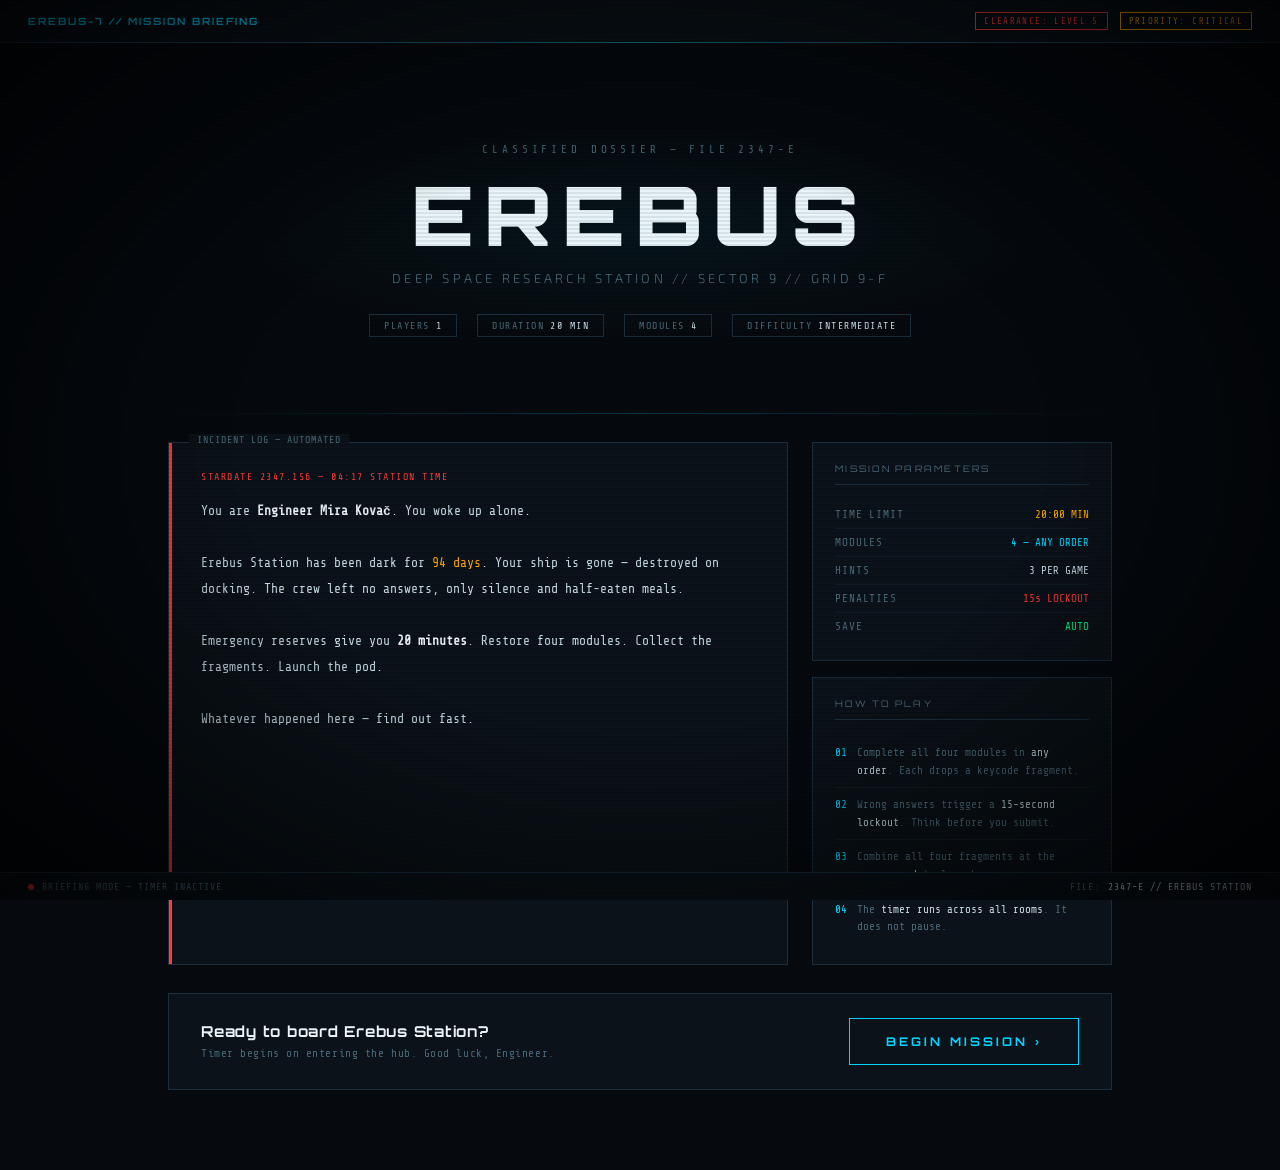
<file: index.html>
<!DOCTYPE html>
<html lang="en">
<head>
  <meta charset="UTF-8">
  <meta name="viewport" content="width=device-width, initial-scale=1.0">
  <title>EREBUS STATION — Mission Briefing</title>
  <link rel="stylesheet" href="styles.css">
  <style>

    .hero {
      position: relative; padding: 64px 0 48px; text-align: center;
      animation: scanFlicker 8s infinite;
    }
    .hero::before {
      content: ''; position: absolute; inset: 0;
      background: radial-gradient(ellipse 60% 50% at 50% 50%, rgba(0,180,220,0.06) 0%, transparent 70%);
      pointer-events: none;
    }
    .hero-eyebrow {
      font-family: var(--font-mono); font-size: 11px; letter-spacing: 0.35em;
      color: var(--muted); margin-bottom: 18px;
      opacity: 0; animation: fadeIn 0.6s ease 0.2s forwards;
    }
    .hero-title {
      font-family: var(--font-hud); font-weight: 900;
      font-size: clamp(42px, 8vw, 82px); letter-spacing: 0.12em;
      color: #e8f4f8; line-height: 1; position: relative; display: inline-block;
      opacity: 0; animation: fadeIn 0.7s ease 0.5s forwards;
    }
    .hero-title .glitch-layer {
      position: absolute; inset: 0; color: var(--accent); opacity: 0;
      animation: glitch 6s ease-in-out 2s infinite;
    }
    .hero-title .glitch-layer-2 {
      position: absolute; inset: 0; color: var(--danger); opacity: 0;
      animation: glitch 6s ease-in-out 2.1s infinite;
    }
    .hero-subtitle {
      font-family: var(--font-body); font-size: 13px; font-weight: 300;
      letter-spacing: 0.25em; color: var(--muted); margin-top: 14px;
      text-transform: uppercase; opacity: 0; animation: fadeIn 0.7s ease 0.8s forwards;
    }
    .hero-meta {
      display: flex; justify-content: center; gap: 20px; margin-top: 28px;
      flex-wrap: wrap; opacity: 0; animation: fadeIn 0.7s ease 1s forwards;
    }
    .meta-pill {
      font-family: var(--font-mono); font-size: 10px; letter-spacing: 0.15em;
      padding: 5px 14px; border: 1px solid var(--border); color: var(--muted);
    }
    .meta-pill span { color: var(--text); margin-left: 6px; }

    /* ── LAYOUT ── */
    .content-grid {
      display: grid; grid-template-columns: 1fr 300px; gap: 24px; margin-bottom: 28px;
    }
    @media (max-width: 720px) { .content-grid { grid-template-columns: 1fr; } }

    /* ── PREMISE ── */
    .premise-panel {
      border: 1px solid var(--border); background: var(--panel);
      padding: 28px 32px; position: relative;
      opacity: 0; animation: slideLeft 0.7s ease 1.1s forwards;
    }
    .premise-panel::after {
      content: ''; position: absolute; top: 0; left: 0;
      width: 3px; height: 100%; background: var(--danger);
    }
    .premise-date {
      font-family: var(--font-mono); font-size: 10px; letter-spacing: 0.15em;
      color: var(--danger); margin-bottom: 16px;
    }
    .premise-text {
      font-family: var(--font-mono); font-size: 13px; line-height: 2; color: var(--text);
    }
    .premise-text strong { color: #e8f4f8; font-weight: 600; }
    .premise-text em { color: var(--warn); font-style: normal; }

    /* ── SIDE ── */
    .side-col { display: flex; flex-direction: column; gap: 16px; }

    .stats-card {
      border: 1px solid var(--border); background: var(--panel); padding: 20px 22px;
      opacity: 0; animation: slideRight 0.7s ease 1.2s forwards;
    }
    .stats-card-label {
      font-family: var(--font-hud); font-size: 9px; letter-spacing: 0.25em; color: var(--muted);
      border-bottom: 1px solid var(--border); padding-bottom: 10px; margin-bottom: 16px;
    }
    .stat-row {
      display: flex; justify-content: space-between; align-items: center;
      padding: 7px 0; border-bottom: 1px solid rgba(26,46,61,0.5);
      font-family: var(--font-mono); font-size: 11px;
    }
    .stat-row:last-child { border-bottom: none; }
    .stat-key { color: var(--muted); letter-spacing: 0.08em; }
    .stat-val { color: var(--text); }
    .stat-val.danger { color: var(--danger); }
    .stat-val.warn   { color: var(--warn); }
    .stat-val.accent { color: var(--accent); }
    .stat-val.green  { color: var(--green); }

    .rules-card {
      border: 1px solid var(--border); background: var(--panel); padding: 20px 22px;
      opacity: 0; animation: slideRight 0.7s ease 1.35s forwards;
    }
    .rule-item {
      display: flex; gap: 10px; align-items: baseline;
      padding: 8px 0; border-bottom: 1px solid rgba(26,46,61,0.4);
      font-family: var(--font-mono); font-size: 11px; line-height: 1.6;
    }
    .rule-item:last-child { border-bottom: none; }
    .rule-num { color: var(--accent); flex-shrink: 0; }
    .rule-text { color: var(--muted); }
    .rule-text strong { color: var(--text); font-weight: normal; }

    /* ── CTA ── */
    .cta-row {
      display: flex; align-items: center; justify-content: space-between; gap: 20px;
      border: 1px solid var(--border); background: var(--panel); padding: 24px 32px;
      opacity: 0; animation: fadeIn 0.8s ease 1.5s forwards;
    }
    .cta-title {
      font-family: var(--font-hud); font-size: 15px; font-weight: 700;
      color: #e8f4f8; margin-bottom: 6px; letter-spacing: 0.05em;
    }
    .cta-sub { font-family: var(--font-mono); font-size: 11px; color: var(--muted); letter-spacing: 0.05em; }

    .begin-btn {
      display: inline-block; font-family: var(--font-hud); font-size: 12px; font-weight: 700;
      letter-spacing: 0.25em; padding: 15px 36px; border: 1px solid var(--accent);
      color: var(--accent); background: transparent; cursor: pointer; text-decoration: none;
      transition: all 0.25s; white-space: nowrap; position: relative; overflow: hidden;
    }
    .begin-btn::before {
      content: ''; position: absolute; inset: 0; background: var(--accent);
      transform: translateX(-101%); transition: transform 0.3s ease; z-index: 0;
    }
    .begin-btn span { position: relative; z-index: 1; }
    .begin-btn:hover::before { transform: translateX(0); }
    .begin-btn:hover { color: var(--bg); }

  </style>
</head>
<body>

<div class="scanlines"></div>
<div class="vignette"></div>

<header class="topbar">
  <div class="station-id">EREBUS-7 // MISSION BRIEFING</div>
  <div style="display:flex;gap:12px">
    <div class="badge badge--danger">CLEARANCE: LEVEL 5</div>
    <div class="badge badge--warn">PRIORITY: CRITICAL</div>
  </div>
</header>

<main class="shell">

  <!-- HERO -->
  <div class="hero">
    <div class="hero-eyebrow">CLASSIFIED DOSSIER — FILE 2347-E</div>
    <div>
      <h1 class="hero-title">
        EREBUS
        <span class="glitch-layer" aria-hidden="true">EREBUS</span>
        <span class="glitch-layer-2" aria-hidden="true">EREBUS</span>
      </h1>
    </div>
    <div class="hero-subtitle">Deep Space Research Station // Sector 9 // Grid 9-F</div>
    <div class="hero-meta">
      <div class="meta-pill">PLAYERS<span>1</span></div>
      <div class="meta-pill">DURATION<span>20 MIN</span></div>
      <div class="meta-pill">MODULES<span>4</span></div>
      <div class="meta-pill">DIFFICULTY<span class="warn">INTERMEDIATE</span></div>
    </div>
  </div>

  <hr class="divider--glow">

  <div class="content-grid">

    <!-- PREMISE -->
    <div class="premise-panel">
      <div class="panel-label">INCIDENT LOG — AUTOMATED</div>
      <div class="premise-date">STARDATE 2347.156 — 04:17 STATION TIME</div>
      <div class="premise-text">
        You are <strong>Engineer Mira Kovač</strong>. You woke up alone.<br><br>
        Erebus Station has been dark for <em>94 days</em>. Your ship is gone — destroyed on docking. The crew left no answers, only silence and half-eaten meals.<br><br>
        Emergency reserves give you <strong>20 minutes</strong>. Restore four modules. Collect the fragments. Launch the pod.<br><br>
        Whatever happened here — find out fast.
      </div>
    </div>

    <!-- SIDE -->
    <div class="side-col">

      <div class="stats-card">
        <div class="stats-card-label">MISSION PARAMETERS</div>
        <div class="stat-row"><span class="stat-key">TIME LIMIT</span><span class="stat-val warn">20:00 MIN</span></div>
        <div class="stat-row"><span class="stat-key">MODULES</span><span class="stat-val accent">4 — ANY ORDER</span></div>
        <div class="stat-row"><span class="stat-key">HINTS</span><span class="stat-val">3 PER GAME</span></div>
        <div class="stat-row"><span class="stat-key">PENALTIES</span><span class="stat-val danger">15s LOCKOUT</span></div>
        <div class="stat-row"><span class="stat-key">SAVE</span><span class="stat-val green">AUTO</span></div>
      </div>

      <div class="rules-card">
        <div class="stats-card-label">HOW TO PLAY</div>
        <div class="rule-item"><span class="rule-num">01</span><span class="rule-text">Complete all four modules in <strong>any order</strong>. Each drops a keycode fragment.</span></div>
        <div class="rule-item"><span class="rule-num">02</span><span class="rule-text">Wrong answers trigger a <strong>15-second lockout</strong>. Think before you submit.</span></div>
        <div class="rule-item"><span class="rule-num">03</span><span class="rule-text">Combine all four fragments at the <strong>escape pod</strong> to launch.</span></div>
        <div class="rule-item"><span class="rule-num">04</span><span class="rule-text">The <strong>timer runs across all rooms</strong>. It does not pause.</span></div>
      </div>

    </div>
  </div>

  <!-- CTA -->
  <div class="cta-row">
    <div>
      <div class="cta-title">Ready to board Erebus Station?</div>
      <div class="cta-sub" id="cta-sub">Timer begins on entering the hub. Good luck, Engineer.</div>
    </div>
    <a href="hub.html" class="begin-btn" id="begin-btn" onclick="handleBegin()">
      <span>BEGIN MISSION ›</span>
    </a>
  </div>

</main>

<div class="hud-bar">
  <div class="hud-item"><div class="hud-dot"></div>BRIEFING MODE — TIMER INACTIVE</div>
  <div class="hud-item">FILE: <span>2347-E // EREBUS STATION</span></div>
</div>

<script>
  window.addEventListener('DOMContentLoaded', () => {
    const state = JSON.parse(localStorage.getItem('erebus') || '{}');
    const time  = parseInt(localStorage.getItem('erebus-time') || '1200', 10);
    const count = ['A','B','C','D'].filter(id => !!state[id]).length;
    const btn   = document.getElementById('begin-btn');
    const sub   = document.getElementById('cta-sub');

    if (count > 0 || time < 1200) {
      btn.querySelector('span').textContent = `RESUME MISSION (${count}/4) ›`;
      btn.style.borderColor = 'var(--warn)';
      btn.style.color       = 'var(--warn)';
      const mins = Math.floor(time/60).toString().padStart(2,'0');
      const secs = (time%60).toString().padStart(2,'0');
      sub.textContent = `${count} of 4 modules complete — ${mins}:${secs} remaining.`;

      const reset = document.createElement('button');
      reset.textContent = 'RESET';
      reset.style.cssText = `font-family:var(--font-hud);font-size:10px;letter-spacing:0.2em;padding:15px 18px;border:1px solid var(--muted);color:var(--muted);background:transparent;cursor:pointer;margin-left:10px;`;
      reset.onclick = () => {
        if (confirm('Reset all progress and restart the timer?')) {
          localStorage.removeItem('erebus');
          localStorage.removeItem('erebus-time');
          localStorage.removeItem('erebus-journal');
          location.reload();
        }
      };
      btn.parentNode.appendChild(reset);
    }
  });

  function handleBegin() {
    if (!localStorage.getItem('erebus-time')) {
      localStorage.setItem('erebus-time', 1200);
    }
  }
</script>

</body>
</html>
</file>
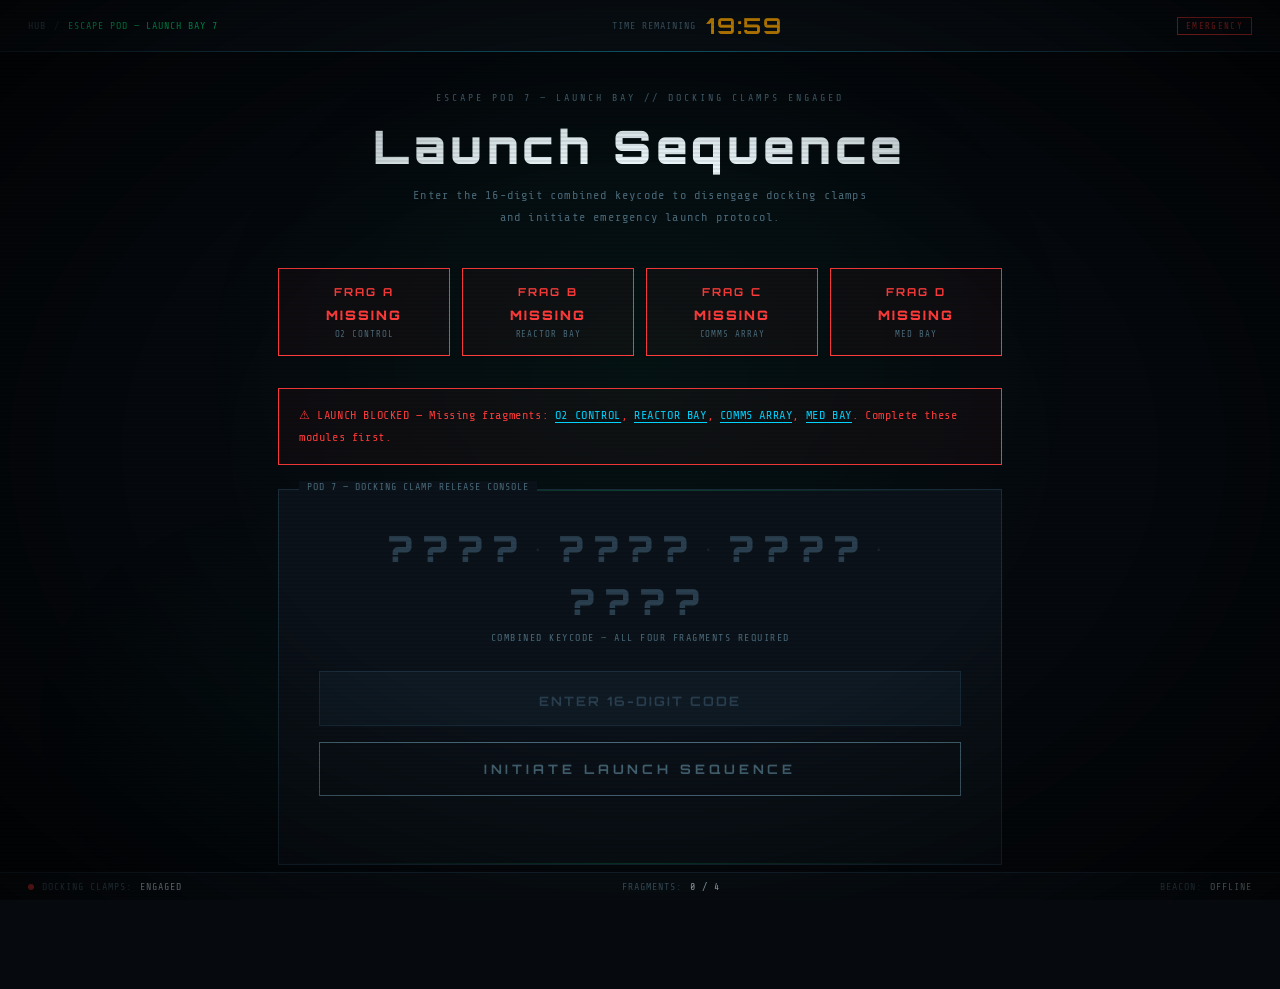
<file: escape.html>
<!DOCTYPE html>
<html lang="en">
<head>
  <meta charset="UTF-8">
  <meta name="viewport" content="width=device-width, initial-scale=1.0">
  <title>EREBUS — Escape Pod</title>
  <link rel="stylesheet" href="styles.css">
  <style>

    .room-bg {
      position: fixed; inset: 0;
      background:
        radial-gradient(ellipse 50% 60% at 50% 40%, rgba(0,255,136,0.04) 0%, transparent 70%),
        radial-gradient(ellipse 30% 40% at 20% 80%, rgba(0,180,100,0.03) 0%, transparent 60%);
      pointer-events: none; z-index: 1;
    }

    .topbar { justify-content: space-between; }
    .topbar-left { display: flex; align-items: center; gap: 16px; }
    .breadcrumb {
      font-family: var(--font-mono); font-size: 10px; color: var(--muted);
      letter-spacing: 0.1em; display: flex; align-items: center; gap: 8px;
    }
    .breadcrumb a { color: var(--muted); text-decoration: none; transition: color 0.2s; }
    .breadcrumb a:hover { color: var(--accent); }
    .breadcrumb .sep { color: var(--dim); }
    .breadcrumb .current { color: var(--green); }
    .timer-wrap { display: flex; align-items: center; gap: 10px; }
    .timer-label { font-family: var(--font-mono); font-size: 10px; color: var(--muted); letter-spacing: 0.1em; }

    .shell {
      max-width: 780px; margin: 0 auto;
      padding: 40px 28px 100px; position: relative; z-index: 10;
    }

    /* ── HEADER ── */
    .pod-header {
      text-align: center; margin-bottom: 40px;
      opacity: 0; animation: fadeIn 0.7s ease 0.1s forwards;
    }
    .pod-eyebrow {
      font-family: var(--font-mono); font-size: 10px; letter-spacing: 0.3em;
      color: var(--muted); margin-bottom: 14px;
    }
    .pod-title {
      font-family: var(--font-hud); font-size: clamp(28px, 5vw, 46px);
      font-weight: 900; color: #e8f4f8; letter-spacing: 0.1em; margin-bottom: 10px;
    }
    .pod-sub {
      font-family: var(--font-mono); font-size: 12px; color: var(--muted);
      letter-spacing: 0.1em; line-height: 1.8;
    }

    /* ── FRAGMENT STATUS ── */
    .frag-status {
      display: grid; grid-template-columns: repeat(4, 1fr); gap: 12px;
      margin-bottom: 32px;
      opacity: 0; animation: fadeIn 0.7s ease 0.3s forwards;
    }
    @media (max-width: 560px) { .frag-status { grid-template-columns: 1fr 1fr; } }

    .frag-card {
      border: 1px solid var(--border); background: var(--panel);
      padding: 16px 12px; text-align: center;
      transition: border-color 0.4s, background 0.4s;
    }
    .frag-card.loaded {
      border-color: var(--green); background: rgba(0,255,136,0.04);
    }
    .frag-card.missing {
      border-color: var(--danger); background: rgba(255,59,59,0.04);
      animation: pulse 2s infinite;
    }
    .frag-letter {
      font-family: var(--font-hud); font-size: 11px; font-weight: 700;
      letter-spacing: 0.2em; color: var(--muted); margin-bottom: 8px;
    }
    .frag-card.loaded .frag-letter { color: var(--green); }
    .frag-card.missing .frag-letter { color: var(--danger); }
    .frag-val {
      font-family: var(--font-hud); font-size: 20px; font-weight: 900;
      letter-spacing: 0.15em; color: var(--dim); transition: color 0.4s;
    }
    .frag-card.loaded .frag-val  { color: var(--green); }
    .frag-card.missing .frag-val { color: var(--danger); font-size: 13px; }
    .frag-module {
      font-family: var(--font-mono); font-size: 9px; color: var(--muted);
      letter-spacing: 0.1em; margin-top: 6px;
    }

    /* ── KEYPAD PANEL ── */
    .keypad-panel {
      border: 1px solid var(--border); background: var(--panel);
      padding: 36px 40px; position: relative; margin-bottom: 24px;
      opacity: 0; animation: fadeIn 0.7s ease 0.5s forwards;
    }
    .keypad-panel::before, .keypad-panel::after {
      content: ''; position: absolute; height: 1px; left: 0; right: 0;
      background: linear-gradient(90deg, transparent, var(--green), transparent);
      opacity: 0.2;
    }
    .keypad-panel::before { top: 0; } .keypad-panel::after { bottom: 0; }
    .keypad-label {
      position: absolute; top: -9px; left: 20px;
      font-family: var(--font-mono); font-size: 10px; color: var(--muted);
      background: var(--panel); padding: 0 8px; letter-spacing: 0.1em;
    }

    /* combined code display */
    .code-display {
      font-family: var(--font-hud); font-size: clamp(22px, 4vw, 36px);
      font-weight: 900; letter-spacing: 0.3em; color: #e8f4f8;
      text-align: center; margin-bottom: 8px;
      min-height: 50px;
      display: flex; align-items: center; justify-content: center;
      gap: 8px; flex-wrap: wrap;
    }
    .code-seg { transition: color 0.4s; }
    .code-seg.loaded { color: var(--green); }
    .code-seg.empty  { color: var(--dim); }
    .code-sep { color: var(--dim); font-size: 16px; opacity: 0.4; }
    .code-sublabel {
      font-family: var(--font-mono); font-size: 10px; color: var(--muted);
      text-align: center; letter-spacing: 0.15em; margin-bottom: 28px;
    }

    /* input row */
    .input-row {
      display: flex; gap: 0; margin-bottom: 16px;
      border: 1px solid var(--border); position: relative; overflow: hidden;
    }
    .input-row::after {
      content: ''; position: absolute; bottom: 0; left: 0;
      height: 2px; background: var(--green); width: 0; transition: width 0.4s;
    }
    .input-row.active::after { width: 100%; }

    .code-input {
      flex: 1; font-family: var(--font-hud); font-size: 20px; font-weight: 700;
      letter-spacing: 0.35em; background: var(--panel-2); border: none; outline: none;
      color: #e8f4f8; padding: 14px 20px; caret-color: var(--green); text-align: center;
    }
    .code-input::placeholder { color: var(--dim); letter-spacing: 0.15em; font-size: 13px; }
    .code-input:disabled { opacity: 0.5; }

    /* launch button */
    .launch-btn {
      width: 100%; font-family: var(--font-hud); font-size: 13px; font-weight: 700;
      letter-spacing: 0.3em; padding: 18px; border: 1px solid var(--muted);
      color: var(--muted); background: transparent; cursor: not-allowed;
      transition: all 0.3s; position: relative; overflow: hidden;
      margin-bottom: 0;
    }
    .launch-btn.ready {
      border-color: var(--green); color: var(--green); cursor: pointer;
    }
    .launch-btn.ready::before {
      content: ''; position: absolute; inset: 0;
      background: var(--green); transform: translateX(-101%);
      transition: transform 0.4s ease; z-index: 0;
    }
    .launch-btn.ready:hover::before { transform: translateX(0); }
    .launch-btn.ready:hover { color: var(--bg); }
    .launch-btn span { position: relative; z-index: 1; }

    .feedback {
      font-family: var(--font-mono); font-size: 11px; letter-spacing: 0.08em;
      text-align: center; margin-top: 14px; min-height: 18px;
    }
    .feedback.ok   { color: var(--green); }
    .feedback.fail { color: var(--danger); }
    .feedback.warn { color: var(--warn); }

    .lockout-bar {
      position: absolute; bottom: 0; left: 0; height: 2px;
      background: var(--danger); width: 100%;
      transform: scaleX(0); transform-origin: left; transition: none;
    }
    .lockout-bar.animating { transform: scaleX(1); transition: transform 15s linear; }

    /* ── MISSING FRAGMENTS WARNING ── */
    .missing-warn {
      border: 1px solid var(--danger); background: rgba(255,59,59,0.04);
      padding: 16px 20px; margin-bottom: 24px; display: none;
    }
    .missing-warn.show { display: block; }
    .missing-warn-text {
      font-family: var(--font-mono); font-size: 12px; color: var(--danger);
      line-height: 1.8; letter-spacing: 0.05em;
    }
    .missing-warn-text a { color: var(--accent); text-decoration: none; border-bottom: 1px solid var(--accent); }

    /* ── WIN OVERLAY ── */
    .win-overlay {
      position: fixed; inset: 0; background: var(--bg); z-index: 400;
      display: none; align-items: flex-start; justify-content: center;
      opacity: 0; transition: opacity 0.8s;
      overflow-y: auto; padding: 40px 20px 60px;
    }
    .win-overlay.show { display: flex; }
    .win-overlay.visible { opacity: 1; }

    /* ── TYPEWRITER TERMINAL ── */
    .win-terminal {
      width: 100%; max-width: 680px;
    }
    .wt-inner {
      width: 100%; border: 1px solid var(--border);
      background: var(--panel); padding: 28px 32px; position: relative;
    }
    .wt-inner::before, .wt-inner::after {
      content: ''; position: absolute; height: 1px; left: 0; right: 0;
      background: linear-gradient(90deg, transparent, var(--green), transparent); opacity: 0.3;
    }
    .wt-inner::before { top: 0; } .wt-inner::after { bottom: 0; }
    .wt-header {
      display: flex; justify-content: space-between; align-items: center;
      margin-bottom: 20px; padding-bottom: 12px; border-bottom: 1px solid var(--border);
      font-family: var(--font-mono); font-size: 10px; letter-spacing: 0.15em;
    }
    .wt-label { color: var(--muted); }
    .wt-time  { color: var(--green); }
    .wt-lines { min-height: 200px; }
    .wt-line {
      font-family: var(--font-mono); font-size: 12px; line-height: 1.9;
      margin-bottom: 2px; display: flex; gap: 10px; align-items: baseline;
    }
    .wt-line .wt-prompt { color: var(--muted); flex-shrink: 0; }
    .wt-line .wt-text   { color: var(--text); }
    .wt-line .wt-text.ok      { color: var(--green); }
    .wt-line .wt-text.warn    { color: var(--warn); }
    .wt-line .wt-text.danger  { color: var(--danger); }
    .wt-line .wt-text.accent  { color: var(--accent); }
    .wt-line .wt-text.muted   { color: var(--muted); }
    .wt-line .wt-text.heading {
      color: #e8f4f8; font-family: var(--font-hud);
      font-size: 11px; letter-spacing: 0.15em;
    }
    .wt-cursor {
      font-family: var(--font-mono); font-size: 14px; color: var(--green);
      animation: blink 0.8s step-end infinite; margin-top: 4px;
    }
    @keyframes blink { 0%,100%{opacity:1} 50%{opacity:0} }

    /* ── WIN CARD ── */
    .win-card {
      display: none; max-width: 600px; width: 100%; text-align: center;
      opacity: 0;
    }
    .win-card.reveal { animation: fadeIn 1s ease forwards; }

    .win-station {
      font-family: var(--font-mono); font-size: 10px; letter-spacing: 0.3em;
      color: var(--muted); margin-bottom: 24px;
    }
    .win-title {
      font-family: var(--font-hud); font-size: clamp(36px, 8vw, 72px);
      font-weight: 900; letter-spacing: 0.12em; color: var(--green);
      line-height: 1; margin-bottom: 16px;
    }
    .win-sub {
      font-family: var(--font-hud); font-size: 14px; letter-spacing: 0.2em;
      color: #e8f4f8; margin-bottom: 40px;
    }
    .win-divider {
      height: 1px; background: linear-gradient(90deg, transparent, var(--green), transparent);
      margin: 0 auto 36px; max-width: 400px;
    }
    .win-stats {
      display: grid; grid-template-columns: repeat(3, 1fr); gap: 20px; margin-bottom: 40px;
    }
    .win-stat-val {
      font-family: var(--font-hud); font-size: 28px; font-weight: 900;
      color: var(--green); margin-bottom: 6px;
    }
    .win-stat-label {
      font-family: var(--font-mono); font-size: 10px; color: var(--muted); letter-spacing: 0.15em;
    }
    .win-lore {
      border: 1px solid var(--border); background: var(--panel);
      padding: 24px 28px; text-align: left; margin-bottom: 32px; position: relative;
    }
    .win-lore::after {
      content: ''; position: absolute; top: 0; left: 0;
      width: 3px; height: 100%; background: var(--green);
    }
    .win-lore-label {
      font-family: var(--font-mono); font-size: 9px; letter-spacing: 0.2em;
      color: var(--muted); margin-bottom: 12px;
    }
    .win-lore-text {
      font-family: var(--font-mono); font-size: 12px; line-height: 1.9; color: var(--text);
    }
    .win-lore-text strong { color: var(--warn); font-weight: normal; }
    .win-actions { display: flex; gap: 12px; justify-content: center; flex-wrap: wrap; }
    .win-btn {
      font-family: var(--font-hud); font-size: 11px; font-weight: 700; letter-spacing: 0.2em;
      padding: 14px 28px; border: 1px solid var(--accent); color: var(--accent);
      background: transparent; cursor: pointer; text-decoration: none; transition: all 0.25s;
    }
    .win-btn:hover { background: rgba(0,212,255,0.08); }
    .win-btn.secondary { border-color: var(--border); color: var(--muted); }
    .win-btn.secondary:hover { border-color: var(--muted); color: var(--text); }

    /* stars */
    .stars { position: fixed; inset: 0; z-index: 399; pointer-events: none; }
    .star {
      position: absolute; background: #fff; border-radius: 50%;
      animation: twinkle var(--d) ease-in-out infinite var(--delay);
    }
    @keyframes twinkle {
      0%,100% { opacity: 0.1; transform: scale(1); }
      50%      { opacity: 0.8; transform: scale(1.4); }
    }

  </style>
</head>
<body>

<div class="scanlines"></div>
<div class="vignette"></div>
<div class="room-bg"></div>
<div class="stars" id="stars"></div>

<!-- WIN OVERLAY -->
<div class="win-overlay" id="win-overlay">

  <!-- PHASE 1: typewriter -->
  <div class="win-terminal" id="win-terminal">
    <div class="wt-inner">
      <div class="wt-header">
        <span class="wt-label">POD 7 // LAUNCH SEQUENCE LOG // REAL-TIME</span>
        <span class="wt-time" id="wt-clock">04:31:00</span>
      </div>
      <div class="wt-lines" id="wt-lines"></div>
      <div class="wt-cursor" id="wt-cursor">_</div>
    </div>
  </div>

  <!-- PHASE 2: win card -->
  <div class="win-card" id="win-card">
    <div class="win-station">EREBUS STATION // POD 7 LAUNCHED // RESCUE BEACON ACTIVE</div>
    <div class="win-title">ESCAPED</div>
    <div class="win-sub">ENGINEER MIRA KOVAČ — SURVIVOR</div>
    <div class="win-divider"></div>
    <div class="win-stats">
      <div>
        <div class="win-stat-val" id="win-time">—</div>
        <div class="win-stat-label">TIME REMAINING</div>
      </div>
      <div>
        <div class="win-stat-val" id="win-modules">4 / 4</div>
        <div class="win-stat-label">MODULES RESTORED</div>
      </div>
      <div>
        <div class="win-stat-val" id="win-hints">—</div>
        <div class="win-stat-label">HINTS USED</div>
      </div>
    </div>
    <div class="win-lore">
      <div class="win-lore-label">// FINAL TRANSMISSION — POD 7 BLACK BOX — STARDATE 2347.156</div>
      <div class="win-lore-text">
        Pod 7 launched successfully at 04:31 station time. Rescue beacon broadcasting on all emergency channels.<br><br>
        Recovered from Med Bay: <strong>biological sample containers, Lab 7 origin</strong>. Dr. Petrov's logs confirm Helix Corp was conducting unauthorized pathogen research aboard Erebus Station. The mutation was not an accident.<br><br>
        The original crew evacuated to Pod Bay 3 on Day 91. Their pod's transponder has not been detected. <strong>Status: unknown.</strong><br><br>
        This recording, along with Petrov's logs and the Lab 7 samples, has been transmitted to the Interstellar Science Authority. Whatever Helix Corp was building out here — it won't stay buried.
      </div>
    </div>
    <div class="win-actions">
      <button class="win-btn" onclick="playAgain()">PLAY AGAIN</button>
      <a href="index.html" class="win-btn secondary">RETURN TO BRIEFING</a>
    </div>
  </div>

</div>

<!-- TOP BAR -->
<header class="topbar">
  <div class="topbar-left">
    <div class="breadcrumb">
      <a href="hub.html">HUB</a>
      <span class="sep">/</span>
      <span class="current">ESCAPE POD — LAUNCH BAY 7</span>
    </div>
  </div>
  <div class="timer-wrap">
    <div class="timer-label">TIME REMAINING</div>
    <div class="timer" id="timer">20:00</div>
  </div>
  <div class="badge badge--danger" style="animation:pulse 1s infinite">EMERGENCY</div>
</header>

<main class="shell">

  <div class="pod-header">
    <div class="pod-eyebrow">ESCAPE POD 7 — LAUNCH BAY // DOCKING CLAMPS ENGAGED</div>
    <div class="pod-title">Launch Sequence</div>
    <div class="pod-sub">
      Enter the 16-digit combined keycode to disengage docking clamps<br>
      and initiate emergency launch protocol.
    </div>
  </div>

  <div class="frag-status" id="frag-status"></div>

  <div class="missing-warn" id="missing-warn">
    <div class="missing-warn-text" id="missing-warn-text"></div>
  </div>

  <div class="keypad-panel" id="keypad-panel">
    <div class="keypad-label">POD 7 — DOCKING CLAMP RELEASE CONSOLE</div>

    <div class="code-display" id="code-display"></div>
    <div class="code-sublabel">COMBINED KEYCODE — ALL FOUR FRAGMENTS REQUIRED</div>

    <div class="input-row" id="input-row">
      <input
        class="code-input"
        id="code-input"
        type="text"
        maxlength="16"
        placeholder="ENTER 16-DIGIT CODE"
        autocomplete="off"
        spellcheck="false"
        inputmode="numeric"
        onkeydown="if(event.key==='Enter') attemptLaunch()"
        oninput="onInputChange()"
      >
    </div>

    <button class="launch-btn" id="launch-btn" onclick="attemptLaunch()">
      <span>INITIATE LAUNCH SEQUENCE</span>
    </button>

    <div class="feedback" id="feedback"></div>
    <div class="lockout-bar" id="lockout-bar"></div>
  </div>

</main>

<!-- BOTTOM HUD -->
<div class="hud-bar">
  <div class="hud-item"><div class="hud-dot"></div>DOCKING CLAMPS: <span id="hud-clamps">ENGAGED</span></div>
  <div class="hud-item">FRAGMENTS: <span id="hud-frags">0 / 4</span></div>
  <div class="hud-item">BEACON: <span id="hud-beacon">OFFLINE</span></div>
</div>

<script>
  const FRAGMENTS = { A:'4471', B:'8823', C:'1196', D:'5502' };
  const MODULES   = { A:'O2 CONTROL', B:'REACTOR BAY', C:'COMMS ARRAY', D:'MED BAY' };
  const SOLUTION  = '4471882311965502';

  let solved    = false;
  let lockedOut = false;

  /* ── TIMER ── */
  let totalSeconds = 20 * 60;
  const savedTime  = localStorage.getItem('erebus-time');
  if (savedTime) totalSeconds = parseInt(savedTime, 10);
  const timerEl = document.getElementById('timer');
  function fmt(s){ return `${Math.floor(s/60).toString().padStart(2,'0')}:${(s%60).toString().padStart(2,'0')}`; }
  timerEl.textContent = fmt(totalSeconds);

  const timerInterval = setInterval(() => {
    totalSeconds--;
    localStorage.setItem('erebus-time', totalSeconds);
    timerEl.textContent = fmt(totalSeconds);
    if (totalSeconds <= 60) timerEl.classList.add('critical');
    if (totalSeconds <= 0) {
      clearInterval(timerInterval);
      window.location.href = 'gameover.html';
    }
  }, 1000);

  /* ── RENDER STATE ── */
  function renderState() {
    const state   = JSON.parse(localStorage.getItem('erebus') || '{}');
    const fragBar = document.getElementById('frag-status');
    const display = document.getElementById('code-display');
    let collected = 0;
    let missing   = [];

    fragBar.innerHTML = '';
    display.innerHTML = '';

    ['A','B','C','D'].forEach((id, i) => {
      const has = !!state[id];
      if (has) collected++;
      else missing.push(id);

const card = document.createElement('div');
card.className = `frag-card ${has ? 'loaded' : 'missing'}`;
card.innerHTML = `
  <div class="frag-letter">FRAG ${id}</div>
  <div class="frag-val" id="frag-val-${id}"
       data-val="${has ? FRAGMENTS[id] : ''}"
       onclick="revealFrag('${id}')"
       style="cursor:${has ? 'pointer' : 'default'}"
  >${has ? '████' : 'MISSING'}</div>
  <div class="frag-module" id="frag-module-${id}">${has ? 'tap to reveal' : MODULES[id]}</div>
`;
fragBar.appendChild(card);

      function revealFrag(id) {
  const el  = document.getElementById(`frag-val-${id}`);
  const sub = document.getElementById(`frag-module-${id}`);
  if (!el || !el.dataset.val) return;
  el.textContent  = el.dataset.val;
  el.style.cursor = 'default';
  el.onclick      = null;
  if (sub) sub.textContent = MODULES[id];
}
      
      if (i > 0) {
        const sep = document.createElement('span');
        sep.className = 'code-sep';
        sep.textContent = '·';
        display.appendChild(sep);
      }
      const seg = document.createElement('span');
      seg.className = `code-seg ${has ? 'loaded' : 'empty'}`;
      seg.textContent = has ? FRAGMENTS[id] : '????';
      display.appendChild(seg);

      if (collected === 4) {
  document.getElementById('launch-btn').classList.add('ready');
  document.getElementById('code-input').disabled = false;
  setFeedback('All fragments loaded. Assemble the code and initiate launch.', 'ok');
}
    });

    document.getElementById('hud-frags').textContent = `${collected} / 4`;

    // missing warning
    const warn = document.getElementById('missing-warn');
    if (missing.length > 0) {
      const links = missing.map(id => {
        const file = { A:'rooms/o2.html', B:'rooms/reactor.html', C:'rooms/comms.html', D:'rooms/medbay.html' }[id];
        return `<a href="${file}">${MODULES[id]}</a>`;
      }).join(', ');
      document.getElementById('missing-warn-text').innerHTML =
        `⚠ LAUNCH BLOCKED — Missing fragment${missing.length > 1 ? 's' : ''}: ${links}. Complete ${missing.length > 1 ? 'these modules' : 'this module'} first.`;
      warn.classList.add('show');
    }

    // pre-fill and unlock if all collected
    if (collected === 4) {
      const input = document.getElementById('code-input');
      input.value = SOLUTION;
      input.classList.add('active');
      document.getElementById('input-row').classList.add('active');
      document.getElementById('launch-btn').classList.add('ready');
      setFeedback('All fragments loaded. Confirm code and initiate launch.', 'ok');
    }
  }

  /* ── INPUT ── */
  function onInputChange() {
    document.getElementById('input-row').classList.add('active');
    setFeedback('', '');
    const val   = document.getElementById('code-input').value;
    const state = JSON.parse(localStorage.getItem('erebus') || '{}');
    const all   = ['A','B','C','D'].every(id => !!state[id]);
    if (all) document.getElementById('launch-btn').classList.add('ready');
  }

  /* ── ATTEMPT LAUNCH ── */
  function attemptLaunch() {
    if (lockedOut || solved) return;

    const state = JSON.parse(localStorage.getItem('erebus') || '{}');
    const all   = ['A','B','C','D'].every(id => !!state[id]);

    if (!all) {
      setFeedback('Cannot launch — fragments missing. Return to hub.', 'fail');
      return;
    }

    const val = document.getElementById('code-input').value.trim().replace(/\s/g, '');

    if (val === SOLUTION) {
      handleWin();
    } else if (val.length < 16) {
      setFeedback(`Code must be 16 digits. You entered ${val.length}.`, 'warn');
    } else {
      triggerLockout();
      setFeedback('INVALID CODE — docking clamps hold. System locked for 15s.', 'fail');
    }
  }

  /* ── WIN ── */
  function handleWin() {
    solved = true;
    clearInterval(timerInterval);

    const state     = JSON.parse(localStorage.getItem('erebus') || '{}');
    const hintsUsed = state.hintsUsed || 0;
    const timeLeft  = fmt(totalSeconds);

    document.getElementById('win-time').textContent   = timeLeft;
    document.getElementById('win-hints').textContent  = hintsUsed;
    document.getElementById('hud-clamps').textContent = 'RELEASED';
    document.getElementById('hud-clamps').style.color = 'var(--green)';
    document.getElementById('hud-beacon').textContent = 'BROADCASTING';
    document.getElementById('hud-beacon').style.color = 'var(--green)';

    buildStars();

    // show overlay
    const overlay = document.getElementById('win-overlay');
    overlay.style.display = 'flex';
    setTimeout(() => {
      overlay.classList.add('visible');
      setTimeout(() => runTypewriter(timeLeft), 400);
    }, 100);
  }

  /* ── TYPEWRITER ── */
  function runTypewriter(timeLeft) {
    const lines = [
      { prompt:'[04:31:02]', text:'INITIATING EMERGENCY LAUNCH SEQUENCE...', style:'heading', delay:0 },
      { prompt:'[04:31:02]', text:'Verifying keycode integrity...', style:'', delay:800 },
      { prompt:'[04:31:03]', text:'KEYCODE ACCEPTED — all four fragments verified.', style:'ok', delay:1800 },
      { prompt:'[04:31:03]', text:'Disengaging docking clamp 1 of 4...', style:'muted', delay:2800 },
      { prompt:'[04:31:04]', text:'Disengaging docking clamp 2 of 4...', style:'muted', delay:3400 },
      { prompt:'[04:31:04]', text:'Disengaging docking clamp 3 of 4...', style:'muted', delay:4000 },
      { prompt:'[04:31:05]', text:'Disengaging docking clamp 4 of 4... RELEASED.', style:'ok', delay:4600 },
      { prompt:'[04:31:05]', text:'────────────────────────────────────', style:'muted', delay:5400 },
      { prompt:'[04:31:05]', text:'Sealing airlock. Pressurizing cabin.', style:'', delay:5800 },
      { prompt:'[04:31:07]', text:`Emergency power remaining: ${timeLeft} — sufficient.`, style:'warn', delay:6800 },
      { prompt:'[04:31:08]', text:'Igniting primary thruster...', style:'', delay:7800 },
      { prompt:'[04:31:09]', text:'THRUST NOMINAL. Pod separating from station.', style:'ok', delay:9000 },
      { prompt:'[04:31:11]', text:'────────────────────────────────────', style:'muted', delay:10000 },
      { prompt:'[04:31:11]', text:'Broadcasting on all emergency channels.', style:'accent', delay:10600 },
      { prompt:'[04:31:12]', text:'Rescue beacon ACTIVE. Signal strength: strong.', style:'accent', delay:11400 },
      { prompt:'[04:31:14]', text:'────────────────────────────────────', style:'muted', delay:12200 },
      { prompt:'[04:31:14]', text:'Uploading black box data to beacon...', style:'', delay:12800 },
      { prompt:'[04:31:15]', text:'Petrov logs: TRANSMITTED.', style:'ok', delay:13800 },
      { prompt:'[04:31:15]', text:'Lab 7 sample manifest: TRANSMITTED.', style:'ok', delay:14600 },
      { prompt:'[04:31:16]', text:'Okafor personal logs: TRANSMITTED.', style:'ok', delay:15400 },
      { prompt:'[04:31:17]', text:'────────────────────────────────────', style:'muted', delay:16400 },
      { prompt:'[04:31:17]', text:'EREBUS STATION receding. Hull integrity: holding.', style:'muted', delay:17000 },
      { prompt:'[04:31:19]', text:'Estimated rescue intercept: 11.4 hours.', style:'', delay:18000 },
      { prompt:'[04:31:20]', text:'════════════════════════════════════', style:'muted', delay:19000 },
      { prompt:'[04:31:20]', text:'MISSION COMPLETE. ENGINEER KOVAČ — SURVIVOR.', style:'heading', delay:19800 },
      { prompt:'[04:31:20]', text:'════════════════════════════════════', style:'muted', delay:20600 },
    ];

    const container = document.getElementById('wt-lines');
    const cursor    = document.getElementById('wt-cursor');
    const overlay   = document.getElementById('win-overlay');

    // tick clock
    let clockSec = 31 * 60 + 2;
    const clockEl = document.getElementById('wt-clock');
    const clockInterval = setInterval(() => {
      clockSec++;
      const h = Math.floor(clockSec / 3600).toString().padStart(2,'0');
      const m = Math.floor((clockSec % 3600) / 60).toString().padStart(2,'0');
      const s = (clockSec % 60).toString().padStart(2,'0');
      clockEl.textContent = `${h}:${m}:${s}`;
    }, 1000);

    lines.forEach(({ prompt, text, style, delay }) => {
      setTimeout(() => {
        const line = document.createElement('div');
        line.className = 'wt-line';
        line.innerHTML = `<span class="wt-prompt">${prompt}</span><span class="wt-text ${style}"></span>`;
        container.appendChild(line);

        const textEl = line.querySelector('.wt-text');
        let i = 0;
        const speed = 26;
        const typeInt = setInterval(() => {
          textEl.textContent += text[i];
          i++;
          // scroll overlay not container
          overlay.scrollTop = overlay.scrollHeight;
          if (i >= text.length) clearInterval(typeInt);
        }, speed);
      }, delay);
    });

    const lastLine   = lines[lines.length - 1];
    const lastFinish = lastLine.delay + lastLine.text.length * 26 + 1400;

    setTimeout(() => {
      clearInterval(clockInterval);
      cursor.style.display = 'none';

      const terminal = document.getElementById('win-terminal');
      terminal.style.transition = 'opacity 1s';
      terminal.style.opacity = '0';

      setTimeout(() => {
        terminal.style.display = 'none';
        overlay.scrollTop = 0;

        const card = document.getElementById('win-card');
        card.style.display = 'block';
        void card.offsetWidth;
        card.classList.add('reveal');
      }, 1000);

    }, lastFinish);
  }

  /* ── LOCKOUT ── */
  function triggerLockout() {
    lockedOut = true;
    document.getElementById('launch-btn').classList.remove('ready');
    document.getElementById('code-input').disabled = true;
    const bar = document.getElementById('lockout-bar');
    bar.classList.remove('animating'); void bar.offsetWidth;
    bar.classList.add('animating');
    setTimeout(() => {
      lockedOut = false;
      document.getElementById('code-input').disabled = false;
      document.getElementById('launch-btn').classList.add('ready');
      bar.classList.remove('animating');
      setFeedback('System reset. Try again.', '');
    }, 15000);
  }

  function setFeedback(msg, type) {
    const el = document.getElementById('feedback');
    el.textContent = msg;
    el.className = `feedback${type ? ' ' + type : ''}`;
  }

  function playAgain() {
    localStorage.removeItem('erebus');
    localStorage.removeItem('erebus-time');
    localStorage.removeItem('erebus-journal');
    window.location.href = 'index.html';
  }

  /* ── STARS ── */
  function buildStars() {
    const container = document.getElementById('stars');
    container.innerHTML = '';
    for (let i = 0; i < 120; i++) {
      const star = document.createElement('div');
      const size = Math.random() * 2.5 + 0.5;
      star.className = 'star';
      star.style.cssText = `
        width:${size}px; height:${size}px;
        top:${Math.random()*100}%; left:${Math.random()*100}%;
        --d:${2 + Math.random()*4}s; --delay:-${Math.random()*4}s;
        opacity:${Math.random()*0.6};
      `;
      container.appendChild(star);
    }
  }

  window.addEventListener('DOMContentLoaded', renderState);
</script>
</body>
</html>
</file>
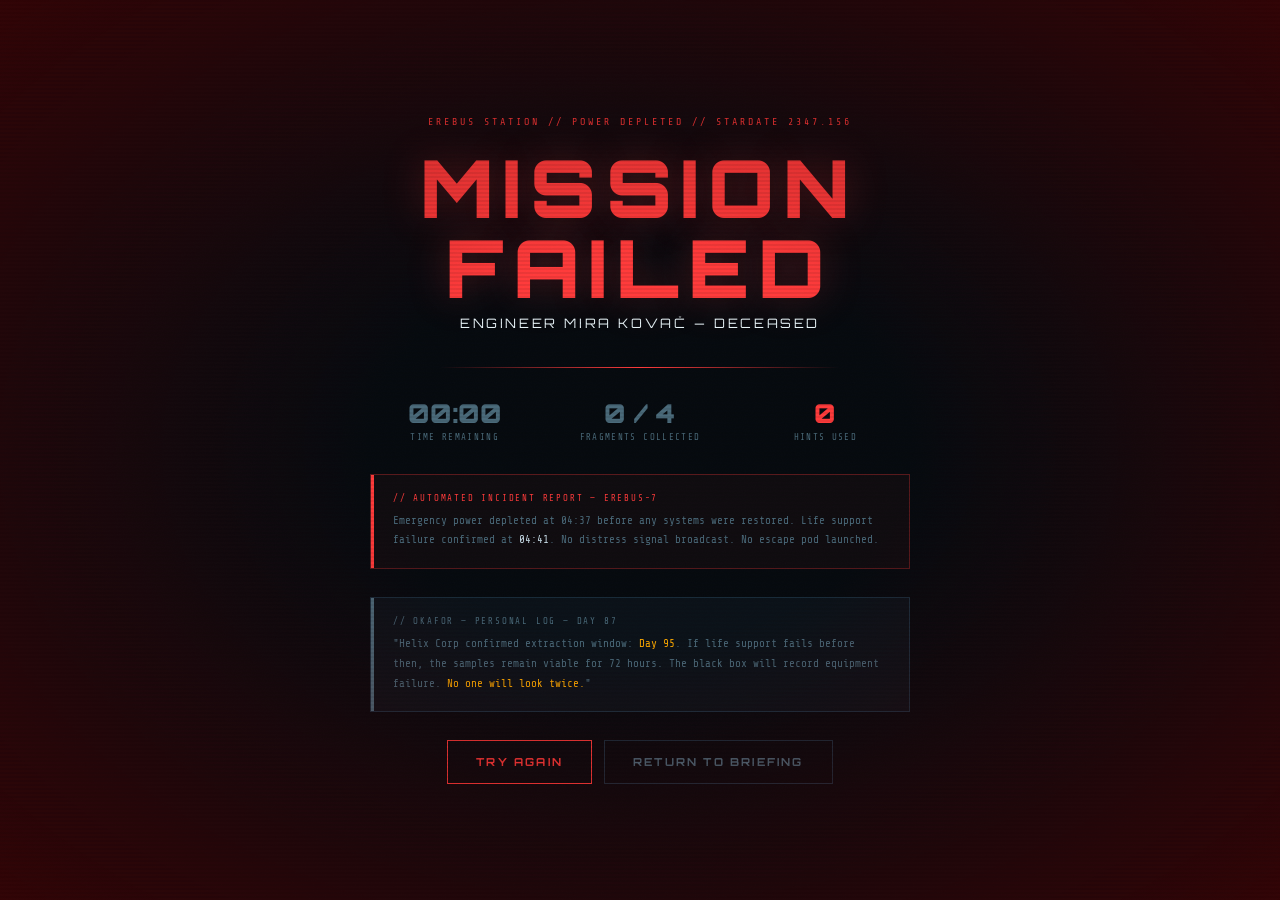
<file: gameover.html>
<!DOCTYPE html>
<html lang="en">
<head>
  <meta charset="UTF-8">
  <meta name="viewport" content="width=device-width, initial-scale=1.0">
  <title>EREBUS — Mission Failed</title>
  <link rel="stylesheet" href="styles.css">
  <style>

    body { overflow: hidden; animation: failFlicker 8s ease-in-out infinite; }
    @keyframes failFlicker {
      0%,100%{opacity:1} 88%{opacity:1} 89%{opacity:0.4} 90%{opacity:1} 94%{opacity:0.7} 95%{opacity:1}
    }

    .vignette-red {
      position: fixed; inset: 0;
      background: radial-gradient(ellipse at center, transparent 30%, rgba(80,0,0,0.6) 100%);
      pointer-events: none; z-index: 199;
    }
    .static-layer {
      position: fixed; inset: 0; pointer-events: none; z-index: 198; opacity: 0.015;
      background-image: url("data:image/svg+xml,%3Csvg viewBox='0 0 200 200' xmlns='http://www.w3.org/2000/svg'%3E%3Cfilter id='n'%3E%3CfeTurbulence type='fractalNoise' baseFrequency='0.9' numOctaves='4' stitchTiles='stitch'/%3E%3C/filter%3E%3Crect width='100%25' height='100%25' filter='url(%23n)'/%3E%3C/svg%3E");
      background-size: 200px 200px;
      animation: staticMove 0.5s steps(1) infinite;
    }
    @keyframes staticMove {
      0%{background-position:0 0} 25%{background-position:-30px 10px}
      50%{background-position:15px -20px} 75%{background-position:-10px 30px}
      100%{background-position:20px -10px}
    }

    .gameover-wrap {
      min-height: 100vh; display: flex; align-items: center; justify-content: center;
      position: relative; z-index: 10;
    }
    .gameover-card { max-width: 580px; width: 90%; text-align: center; padding: 0 20px; }

    .go-eyebrow {
      font-family: var(--font-mono); font-size: 10px; letter-spacing: 0.3em;
      color: var(--danger); margin-bottom: 20px;
      opacity: 0; animation: fadeIn 0.5s ease 0.3s forwards;
    }
    .go-title {
      font-family: var(--font-hud); font-size: clamp(38px, 9vw, 80px);
      font-weight: 900; letter-spacing: 0.12em; color: var(--danger);
      line-height: 1; margin-bottom: 8px;
      text-shadow: 0 0 40px rgba(255,59,59,0.3);
      opacity: 0; animation: fadeIn 0.7s ease 0.6s forwards;
    }
    .go-sub {
      font-family: var(--font-hud); font-size: 13px; letter-spacing: 0.2em;
      color: #e8f4f8; margin-bottom: 36px;
      opacity: 0; animation: fadeIn 0.7s ease 0.9s forwards;
    }
    .go-divider {
      height: 1px; background: linear-gradient(90deg, transparent, var(--danger), transparent);
      margin: 0 auto 32px; max-width: 400px;
      opacity: 0; animation: fadeIn 0.7s ease 1.1s forwards;
    }

    /* stats */
    .go-stats {
      display: grid; grid-template-columns: repeat(3, 1fr); gap: 16px; margin-bottom: 32px;
      opacity: 0; animation: fadeIn 0.7s ease 1.3s forwards;
    }
    .go-stat-val {
      font-family: var(--font-hud); font-size: 26px; font-weight: 900;
      color: var(--danger); margin-bottom: 6px; line-height: 1;
    }
    .go-stat-val.partial { color: var(--warn); }
    .go-stat-val.none    { color: var(--muted); }
    .go-stat-label { font-family: var(--font-mono); font-size: 9px; color: var(--muted); letter-spacing: 0.15em; }

    /* cause */
    .cause-panel {
      border: 1px solid rgba(255,59,59,0.3); background: rgba(255,59,59,0.04);
      padding: 18px 22px; margin-bottom: 28px; text-align: left; position: relative;
      opacity: 0; animation: fadeIn 0.7s ease 1.5s forwards;
    }
    .cause-panel::after {
      content: ''; position: absolute; top: 0; left: 0;
      width: 3px; height: 100%; background: var(--danger);
    }
    .cause-label {
      font-family: var(--font-mono); font-size: 9px; letter-spacing: 0.2em;
      color: var(--danger); margin-bottom: 8px;
    }
    .cause-text {
      font-family: var(--font-mono); font-size: 11px; color: var(--muted); line-height: 1.8;
    }
    .cause-text strong { color: var(--text); font-weight: normal; }

    /* okafor log */
    .final-log {
      border: 1px solid var(--border); background: var(--panel);
      padding: 18px 22px; margin-bottom: 28px; text-align: left; position: relative;
      opacity: 0; animation: fadeIn 0.7s ease 1.7s forwards;
    }
    .final-log::after {
      content: ''; position: absolute; top: 0; left: 0;
      width: 3px; height: 100%; background: var(--muted);
    }
    .final-log-label {
      font-family: var(--font-mono); font-size: 9px; letter-spacing: 0.2em;
      color: var(--muted); margin-bottom: 8px;
    }
    .final-log-text {
      font-family: var(--font-mono); font-size: 11px; color: var(--muted); line-height: 1.8;
    }
    .final-log-text strong { color: var(--warn); font-weight: normal; }

    /* actions */
    .go-actions {
      display: flex; gap: 12px; justify-content: center; flex-wrap: wrap;
      opacity: 0; animation: fadeIn 0.7s ease 1.9s forwards;
    }
    .go-btn {
      font-family: var(--font-hud); font-size: 11px; font-weight: 700;
      letter-spacing: 0.2em; padding: 14px 28px;
      border: 1px solid var(--danger); color: var(--danger);
      background: transparent; cursor: pointer; text-decoration: none;
      transition: all 0.25s; position: relative; overflow: hidden;
    }
    .go-btn::before {
      content: ''; position: absolute; inset: 0; background: var(--danger);
      transform: translateX(-101%); transition: transform 0.3s ease; z-index: 0;
    }
    .go-btn:hover::before { transform: translateX(0); }
    .go-btn span { position: relative; z-index: 1; }
    .go-btn:hover span { color: var(--bg); }
    .go-btn.secondary { border-color: var(--border); color: var(--muted); }
    .go-btn.secondary::before { background: var(--border-hi); }
    .go-btn.secondary:hover span { color: var(--text); }

  </style>
</head>
<body>

<div class="scanlines"></div>
<div class="vignette-red"></div>
<div class="static-layer"></div>

<div class="gameover-wrap">
  <div class="gameover-card">

    <div class="go-eyebrow">EREBUS STATION // POWER DEPLETED // STARDATE 2347.156</div>
    <div class="go-title">MISSION<br>FAILED</div>
    <div class="go-sub">ENGINEER MIRA KOVAČ — DECEASED</div>
    <div class="go-divider"></div>

    <div class="go-stats">
      <div>
        <div class="go-stat-val none">00:00</div>
        <div class="go-stat-label">TIME REMAINING</div>
      </div>
      <div>
        <div class="go-stat-val" id="stat-frags">0 / 4</div>
        <div class="go-stat-label">FRAGMENTS COLLECTED</div>
      </div>
      <div>
        <div class="go-stat-val" id="stat-hints">0</div>
        <div class="go-stat-label">HINTS USED</div>
      </div>
    </div>

    <div class="cause-panel">
      <div class="cause-label">// AUTOMATED INCIDENT REPORT — EREBUS-7</div>
      <div class="cause-text" id="cause-text">Loading...</div>
    </div>

    <div class="final-log">
      <div class="final-log-label">// OKAFOR — PERSONAL LOG — DAY 87</div>
      <div class="final-log-text">
        "Helix Corp confirmed extraction window: <strong>Day 95</strong>. If life support fails before then, the samples remain viable for 72 hours. The black box will record equipment failure. <strong>No one will look twice.</strong>"
      </div>
    </div>

    <div class="go-actions">
      <button class="go-btn" onclick="tryAgain()"><span>TRY AGAIN</span></button>
      <a href="index.html" class="go-btn secondary"><span>RETURN TO BRIEFING</span></a>
    </div>

  </div>
</div>

<script>
  function tryAgain() {
    localStorage.removeItem('erebus');
    localStorage.removeItem('erebus-time');
    localStorage.removeItem('erebus-journal');
    window.location.href = 'hub.html';
  }

  window.addEventListener('DOMContentLoaded', () => {
    const state = JSON.parse(localStorage.getItem('erebus') || '{}');
    const count = ['A','B','C','D'].filter(id => !!state[id]).length;
    const hints = state.hintsUsed || 0;

    document.getElementById('stat-frags').textContent = `${count} / 4`;
    document.getElementById('stat-hints').textContent = hints;

    const fragEl = document.getElementById('stat-frags');
    fragEl.className = count === 0 ? 'go-stat-val none' : count < 4 ? 'go-stat-val partial' : 'go-stat-val';

    const causes = [
      `Emergency power depleted at 04:37 before any systems were restored. Life support failure confirmed at <strong>04:41</strong>. No distress signal broadcast. No escape pod launched.`,
      `One of four modules restored before power depletion. The remaining systems — including life support — could not be brought online in time. No escape pod launched.`,
      `Two of four modules restored. Power depleted with two fragments uncollected. <strong>So close.</strong> The escape pod docking clamps remained engaged.`,
      `Three of four modules restored. Power depleted with one fragment remaining. The launch sequence was never initiated. <strong>Eleven seconds short.</strong>`,
      `All four fragments collected. Power depleted before the launch code could be entered. The docking clamps held. <strong>Four digits away.</strong>`,
    ];

    document.getElementById('cause-text').innerHTML = causes[count];
  });
</script>
</body>
</html>
</file>
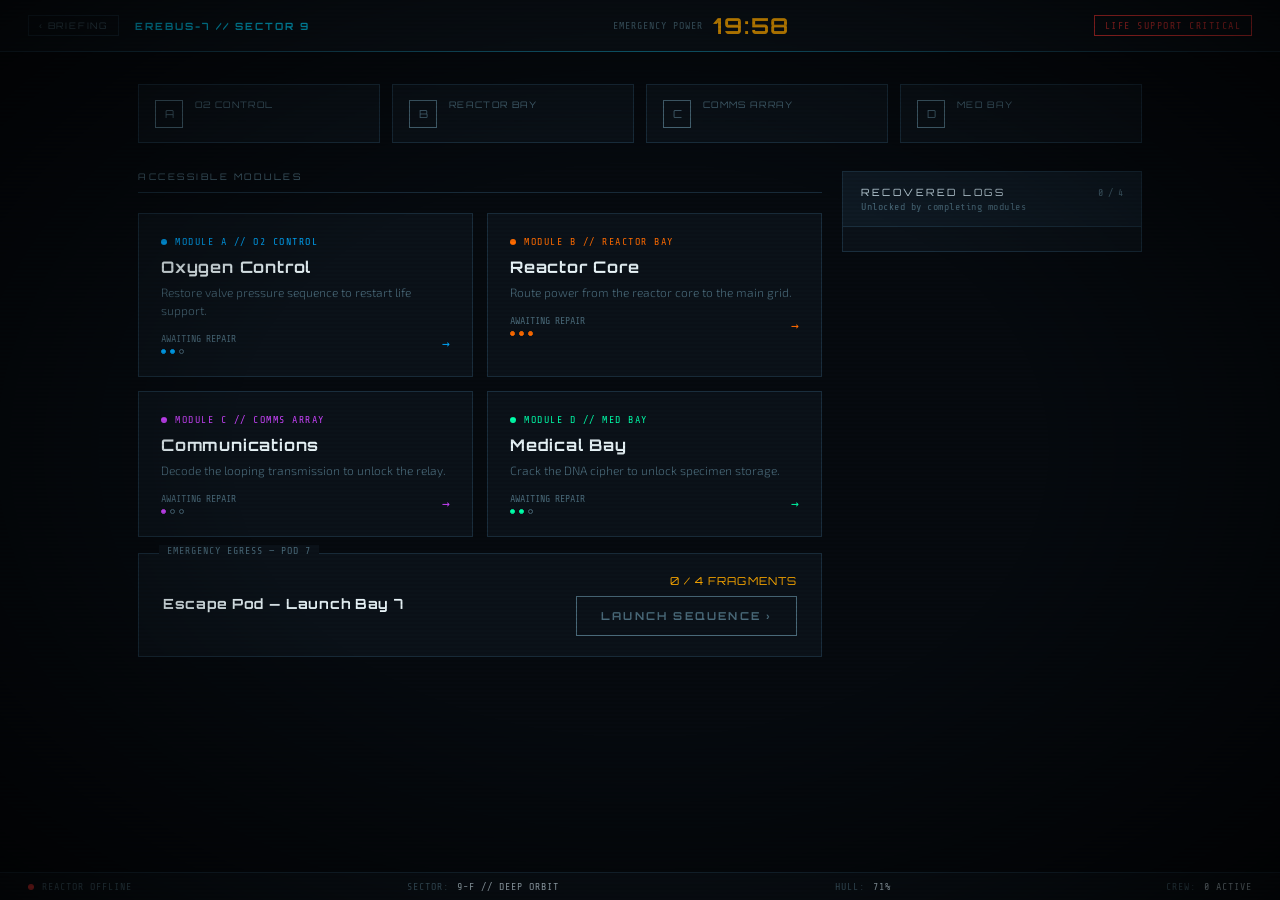
<file: hub.html>
<!DOCTYPE html>
<html lang="en">
<head>
  <meta charset="UTF-8">
  <meta name="viewport" content="width=device-width, initial-scale=1.0">
  <title>EREBUS STATION — Hub</title>
  <link rel="stylesheet" href="styles.css">
  <script src="journal.js" defer></script>
  <style>

    .topbar { justify-content: space-between; }
    .timer-wrap { display: flex; align-items: center; gap: 10px; }
    .timer-label { font-family: var(--font-mono); font-size: 10px; color: var(--muted); letter-spacing: 0.1em; }

    .shell { max-width: 1060px; margin: 0 auto; padding: 32px 28px 80px; }

    /* ── FRAGMENT BAR ── */
    .fragment-bar {
      display: flex; gap: 12px; margin-bottom: 28px;
      opacity: 0; animation: fadeIn 0.7s ease 0.2s forwards;
    }
    .fragment {
      flex: 1; border: 1px solid var(--border); background: var(--panel);
      padding: 14px 16px; display: flex; align-items: center; gap: 12px;
      transition: border-color 0.3s, background 0.3s;
    }
    .fragment.collected { border-color: var(--green); background: rgba(0,255,136,0.04); }
    .fragment-icon {
      width: 28px; height: 28px; border: 1px solid var(--muted);
      display: flex; align-items: center; justify-content: center;
      font-family: var(--font-hud); font-size: 11px; color: var(--muted);
      flex-shrink: 0; transition: border-color 0.3s, color 0.3s;
    }
    .fragment.collected .fragment-icon { border-color: var(--green); color: var(--green); }
    .fragment-info { flex: 1; min-width: 0; }
    .fragment-name {
      font-family: var(--font-hud); font-size: 9px; letter-spacing: 0.15em;
      color: var(--muted); margin-bottom: 3px; transition: color 0.3s;
    }
    .fragment.collected .fragment-name { color: var(--green); }
    .fragment-value {
      font-family: var(--font-mono); font-size: 14px; color: var(--panel);
      letter-spacing: 0.2em; transition: color 0.3s; user-select: none;
    }
    .fragment.collected .fragment-value { color: var(--green); }

    /* ── HUB BODY ── */
    .hub-body {
      display: grid; grid-template-columns: 1fr 300px;
      gap: 20px; align-items: start;
    }
    @media (max-width: 900px) { .hub-body { grid-template-columns: 1fr; } }

    /* ── MODULE GRID ── */
    .module-grid {
      display: grid; grid-template-columns: 1fr 1fr;
      gap: 14px; margin-bottom: 16px;
    }

    .module-card {
      border: 1px solid var(--border); background: var(--panel);
      padding: 22px; cursor: pointer; text-decoration: none; display: block;
      position: relative; overflow: hidden;
      transition: border-color 0.25s, transform 0.2s;
      opacity: 0;
    }
    .module-card:nth-child(1) { animation: fadeIn 0.7s ease 0.3s forwards; }
    .module-card:nth-child(2) { animation: fadeIn 0.7s ease 0.4s forwards; }
    .module-card:nth-child(3) { animation: fadeIn 0.7s ease 0.5s forwards; }
    .module-card:nth-child(4) { animation: fadeIn 0.7s ease 0.6s forwards; }

    .module-card::before {
      content: ''; position: absolute; top: 0; left: 0; right: 0; height: 2px;
      background: var(--card-color, var(--accent));
      transform: scaleX(0); transform-origin: left; transition: transform 0.3s ease;
    }
    .module-card:hover { border-color: var(--card-color, var(--accent)); transform: translateY(-2px); }
    .module-card:hover::before { transform: scaleX(1); }
    .module-card.complete { border-color: rgba(0,255,136,0.4); }
    .module-card.complete::before { background: var(--green); transform: scaleX(1); }

    .module-tag {
      font-family: var(--font-mono); font-size: 10px; letter-spacing: 0.15em;
      color: var(--card-color, var(--accent)); margin-bottom: 10px;
      display: flex; align-items: center; gap: 8px;
    }
    .module-tag::before {
      content: ''; width: 6px; height: 6px; border-radius: 50%;
      background: var(--card-color, var(--accent)); animation: pulse 2s infinite;
    }
    .module-card.complete .module-tag { color: var(--green); }
    .module-card.complete .module-tag::before { background: var(--green); animation: none; }

    .module-title {
      font-family: var(--font-hud); font-size: 16px; font-weight: 700;
      color: #e8f4f8; margin-bottom: 6px; letter-spacing: 0.05em;
    }
    .module-desc {
      font-family: var(--font-body); font-size: 12px; font-weight: 300;
      color: var(--muted); line-height: 1.5; margin-bottom: 14px;
    }
    .module-footer { display: flex; justify-content: space-between; align-items: center; }
    .module-status { font-family: var(--font-mono); font-size: 10px; color: var(--muted); }
    .module-card.complete .module-status { color: var(--green); }
    .module-arrow {
      font-family: var(--font-mono); font-size: 13px;
      color: var(--card-color, var(--accent)); transition: transform 0.2s;
    }
    .module-card:hover .module-arrow { transform: translateX(4px); }
    .pips { display: flex; gap: 4px; }
    .pip { width: 5px; height: 5px; border-radius: 50%; border: 1px solid var(--muted); }
    .pip.lit { background: var(--card-color, var(--accent)); border-color: var(--card-color, var(--accent)); }

    /* ── ESCAPE POD ── */
    .escape-pod {
      border: 1px solid var(--border); background: var(--panel);
      padding: 20px 24px; display: flex; align-items: center;
      justify-content: space-between; gap: 20px; position: relative;
      opacity: 0; animation: fadeIn 0.7s ease 0.7s forwards;
    }
    .pod-title {
      font-family: var(--font-hud); font-size: 14px; font-weight: 700;
      color: #e8f4f8; margin-bottom: 4px; letter-spacing: 0.05em;
    }
    .pod-progress {
      font-family: var(--font-hud); font-size: 11px; letter-spacing: 0.1em;
      color: var(--warn); text-align: right; margin-bottom: 8px;
    }
    .launch-btn {
      display: inline-block; font-family: var(--font-hud); font-size: 11px;
      font-weight: 700; letter-spacing: 0.2em; padding: 12px 24px;
      border: 1px solid var(--muted); color: var(--muted);
      background: transparent; cursor: not-allowed; text-decoration: none; transition: all 0.25s;
    }
    .launch-btn.ready { border-color: var(--green); color: var(--green); cursor: pointer; }
    .launch-btn.ready:hover { background: rgba(0,255,136,0.08); }

    /* ── JOURNAL ── */
    .journal-panel {
      border: 1px solid var(--border); background: var(--panel);
      position: sticky; top: 20px;
      opacity: 0; animation: fadeIn 0.7s ease 0.4s forwards;
    }
    .journal-header {
      padding: 14px 18px; border-bottom: 1px solid var(--border); background: var(--panel-2);
    }
    .journal-title-row {
      display: flex; justify-content: space-between; align-items: center; margin-bottom: 3px;
    }
    .journal-heading {
      font-family: var(--font-hud); font-size: 10px; letter-spacing: 0.25em; color: var(--text);
    }
    .journal-count { font-family: var(--font-mono); font-size: 10px; color: var(--muted); }
    .journal-sub { font-family: var(--font-mono); font-size: 10px; color: var(--muted); letter-spacing: 0.05em; }

    .journal-entries {
      padding: 12px; max-height: 560px; overflow-y: auto;
      scrollbar-width: thin; scrollbar-color: var(--border) transparent;
    }
    .journal-entries::-webkit-scrollbar { width: 4px; }
    .journal-entries::-webkit-scrollbar-thumb { background: var(--border); border-radius: 2px; }

    .journal-empty { text-align: center; padding: 28px 16px; }
    .journal-empty-icon { font-size: 24px; color: var(--dim); margin-bottom: 10px; }
    .journal-empty-text {
      font-family: var(--font-mono); font-size: 11px; color: var(--dim); line-height: 1.8;
    }
    .journal-missing {
      font-family: var(--font-mono); font-size: 10px; color: var(--muted);
      padding: 8px 10px; border: 1px solid var(--border); background: var(--panel-2);
      margin-bottom: 10px; text-align: center; line-height: 1.6;
    }
    .journal-card {
      border: 1px solid var(--border); background: var(--panel-2); padding: 12px;
      margin-bottom: 8px; position: relative;
      border-left: 3px solid var(--entry-color, var(--accent));
      animation: fadeIn 0.5s ease forwards;
    }
    .journal-card:last-child { margin-bottom: 0; }
    .journal-card-header {
      display: flex; justify-content: space-between; align-items: center; margin-bottom: 5px;
    }
    .journal-module { font-family: var(--font-mono); font-size: 9px; letter-spacing: 0.18em; }
    .journal-frag { font-family: var(--font-mono); font-size: 9px; color: var(--dim); }
    .journal-title {
      font-family: var(--font-hud); font-size: 10px; font-weight: 700;
      color: #e8f4f8; letter-spacing: 0.05em; margin-bottom: 6px; line-height: 1.4;
    }
    .journal-body {
      font-family: var(--font-mono); font-size: 10px; color: var(--muted); line-height: 1.8;
    }
    .journal-sub-title {
      font-family: var(--font-hud); font-size: 9px; color: var(--danger);
      letter-spacing: 0.1em; margin-top: 8px; margin-bottom: 4px;
      padding-top: 8px; border-top: 1px solid var(--border);
    }
    .journal-sub-body {
      font-family: var(--font-mono); font-size: 10px; color: var(--muted); line-height: 1.8;
    }

  </style>
</head>
<body>

<div class="scanlines"></div>
<div class="vignette"></div>

<header class="topbar">
  <div style="display:flex;align-items:center;gap:16px">
    <a href="index.html" style="font-family:var(--font-hud);font-size:9px;letter-spacing:0.2em;color:var(--muted);text-decoration:none;border:1px solid var(--border);padding:4px 10px;transition:color 0.2s,border-color 0.2s" onmouseover="this.style.color='var(--accent)';this.style.borderColor='var(--accent)'" onmouseout="this.style.color='var(--muted)';this.style.borderColor='var(--border)'">‹ BRIEFING</a>
    <div class="station-id">EREBUS-7 // SECTOR 9</div>
  </div>
  <div class="timer-wrap">
    <div class="timer-label">EMERGENCY POWER</div>
    <div class="timer" id="timer">20:00</div>
  </div>
  <div class="status-badge">LIFE SUPPORT CRITICAL</div>
</header>

<main class="shell">

  <!-- FRAGMENT BAR -->
  <div class="fragment-bar" id="fragment-bar">
    <div class="fragment" id="frag-A">
      <div class="fragment-icon">A</div>
      <div class="fragment-info">
        <div class="fragment-name">O2 CONTROL</div>
        <div class="fragment-value" id="frag-val-A">— — — —</div>
      </div>
    </div>
    <div class="fragment" id="frag-B">
      <div class="fragment-icon">B</div>
      <div class="fragment-info">
        <div class="fragment-name">REACTOR BAY</div>
        <div class="fragment-value" id="frag-val-B">— — — —</div>
      </div>
    </div>
    <div class="fragment" id="frag-C">
      <div class="fragment-icon">C</div>
      <div class="fragment-info">
        <div class="fragment-name">COMMS ARRAY</div>
        <div class="fragment-value" id="frag-val-C">— — — —</div>
      </div>
    </div>
    <div class="fragment" id="frag-D">
      <div class="fragment-icon">D</div>
      <div class="fragment-info">
        <div class="fragment-name">MED BAY</div>
        <div class="fragment-value" id="frag-val-D">— — — —</div>
      </div>
    </div>
  </div>

  <div class="hub-body">
    <div class="hub-left">

      <div class="section-label">ACCESSIBLE MODULES</div>

      <div class="module-grid">

        <a class="module-card" href="rooms/o2.html" id="mod-A" style="--card-color:#00aaff">
          <div class="module-tag">MODULE A // O2 CONTROL</div>
          <div class="module-title">Oxygen Control</div>
          <div class="module-desc">Restore valve pressure sequence to restart life support.</div>
          <div class="module-footer">
            <div>
              <div class="module-status" id="status-A">AWAITING REPAIR</div>
              <div class="pips" style="margin-top:5px">
                <div class="pip lit"></div><div class="pip lit"></div><div class="pip"></div>
              </div>
            </div>
            <div class="module-arrow">→</div>
          </div>
        </a>

        <a class="module-card" href="rooms/reactor.html" id="mod-B" style="--card-color:#ff6b00">
          <div class="module-tag">MODULE B // REACTOR BAY</div>
          <div class="module-title">Reactor Core</div>
          <div class="module-desc">Route power from the reactor core to the main grid.</div>
          <div class="module-footer">
            <div>
              <div class="module-status" id="status-B">AWAITING REPAIR</div>
              <div class="pips" style="margin-top:5px">
                <div class="pip lit"></div><div class="pip lit"></div><div class="pip lit"></div>
              </div>
            </div>
            <div class="module-arrow">→</div>
          </div>
        </a>

        <a class="module-card" href="rooms/comms.html" id="mod-C" style="--card-color:#cc44ff">
          <div class="module-tag">MODULE C // COMMS ARRAY</div>
          <div class="module-title">Communications</div>
          <div class="module-desc">Decode the looping transmission to unlock the relay.</div>
          <div class="module-footer">
            <div>
              <div class="module-status" id="status-C">AWAITING REPAIR</div>
              <div class="pips" style="margin-top:5px">
                <div class="pip lit"></div><div class="pip"></div><div class="pip"></div>
              </div>
            </div>
            <div class="module-arrow">→</div>
          </div>
        </a>

        <a class="module-card" href="rooms/medbay.html" id="mod-D" style="--card-color:#00ffaa">
          <div class="module-tag">MODULE D // MED BAY</div>
          <div class="module-title">Medical Bay</div>
          <div class="module-desc">Crack the DNA cipher to unlock specimen storage.</div>
          <div class="module-footer">
            <div>
              <div class="module-status" id="status-D">AWAITING REPAIR</div>
              <div class="pips" style="margin-top:5px">
                <div class="pip lit"></div><div class="pip lit"></div><div class="pip"></div>
              </div>
            </div>
            <div class="module-arrow">→</div>
          </div>
        </a>

      </div>

      <!-- ESCAPE POD -->
      <div class="escape-pod" id="escape-pod">
        <div class="panel-label">EMERGENCY EGRESS — POD 7</div>
        <div>
          <div class="pod-title">Escape Pod — Launch Bay 7</div>
        </div>
        <div>
          <div class="pod-progress" id="pod-progress">0 / 4 FRAGMENTS</div>
          <a href="escape.html" class="launch-btn" id="launch-btn" onclick="return checkLaunch(event)">LAUNCH SEQUENCE ›</a>
        </div>
      </div>

    </div>

    <!-- JOURNAL -->
    <div class="hub-right">
      <div class="journal-panel">
        <div class="journal-header">
          <div class="journal-title-row">
            <div class="journal-heading">RECOVERED LOGS</div>
            <div class="journal-count" id="journal-count">0 / 4</div>
          </div>
          <div class="journal-sub">Unlocked by completing modules</div>
        </div>
        <div class="journal-entries" id="journal-entries"></div>
      </div>
    </div>

  </div>

</main>

<div class="hud-bar">
  <div class="hud-item"><div class="hud-dot"></div>REACTOR OFFLINE</div>
  <div class="hud-item">SECTOR: <span>9-F // DEEP ORBIT</span></div>
  <div class="hud-item">HULL: <span>71%</span></div>
  <div class="hud-item">CREW: <span>0 ACTIVE</span></div>
</div>

<script>
  const FRAGMENTS = { A:'4471', B:'8823', C:'1196', D:'5502' };

  /* ── TIMER ── */
  let totalSeconds = 20 * 60;
  const savedTime  = localStorage.getItem('erebus-time');
  if (savedTime) totalSeconds = parseInt(savedTime, 10);
  const timerEl = document.getElementById('timer');
  function fmt(s){ return `${Math.floor(s/60).toString().padStart(2,'0')}:${(s%60).toString().padStart(2,'0')}`; }
  timerEl.textContent = fmt(totalSeconds);

  const timerInterval = setInterval(() => {
    totalSeconds--;
    localStorage.setItem('erebus-time', totalSeconds);
    timerEl.textContent = fmt(totalSeconds);
    if (totalSeconds <= 60) timerEl.classList.add('critical');
    if (totalSeconds <= 0) {
      clearInterval(timerInterval);
      window.location.href = 'gameover.html';
    }
  }, 1000);

  /* ── RENDER ── */
  function renderState() {
    const state = JSON.parse(localStorage.getItem('erebus') || '{}');
    let count = 0;

    ['A','B','C','D'].forEach(id => {
      const collected = !!state[id];
      if (collected) count++;
      const fragEl   = document.getElementById(`frag-${id}`);
      const valEl    = document.getElementById(`frag-val-${id}`);
      const modEl    = document.getElementById(`mod-${id}`);
      const statusEl = document.getElementById(`status-${id}`);
      if (collected) {
        fragEl.classList.add('collected');
        valEl.textContent = FRAGMENTS[id];
        modEl.classList.add('complete');
        statusEl.textContent = '✓ RESTORED';
      }
    });

    document.getElementById('pod-progress').textContent = `${count} / 4 FRAGMENTS`;
    if (count === 4) document.getElementById('launch-btn').classList.add('ready');

    syncJournalFromGame();
    renderJournal('journal-entries');
    document.getElementById('journal-count').textContent = `${getDiscovered().length} / 4`;
  }

  function checkLaunch(e) {
    const state = JSON.parse(localStorage.getItem('erebus') || '{}');
    const count = ['A','B','C','D'].filter(id => !!state[id]).length;
    if (count < 4) {
      e.preventDefault();
      const btn = document.getElementById('launch-btn');
      btn.textContent = 'LOCKED — COLLECT ALL FRAGMENTS';
      setTimeout(() => { btn.textContent = 'LAUNCH SEQUENCE ›'; }, 2000);
    }
    return true;
  }

  renderState();
</script>
</body>
</html>
</file>
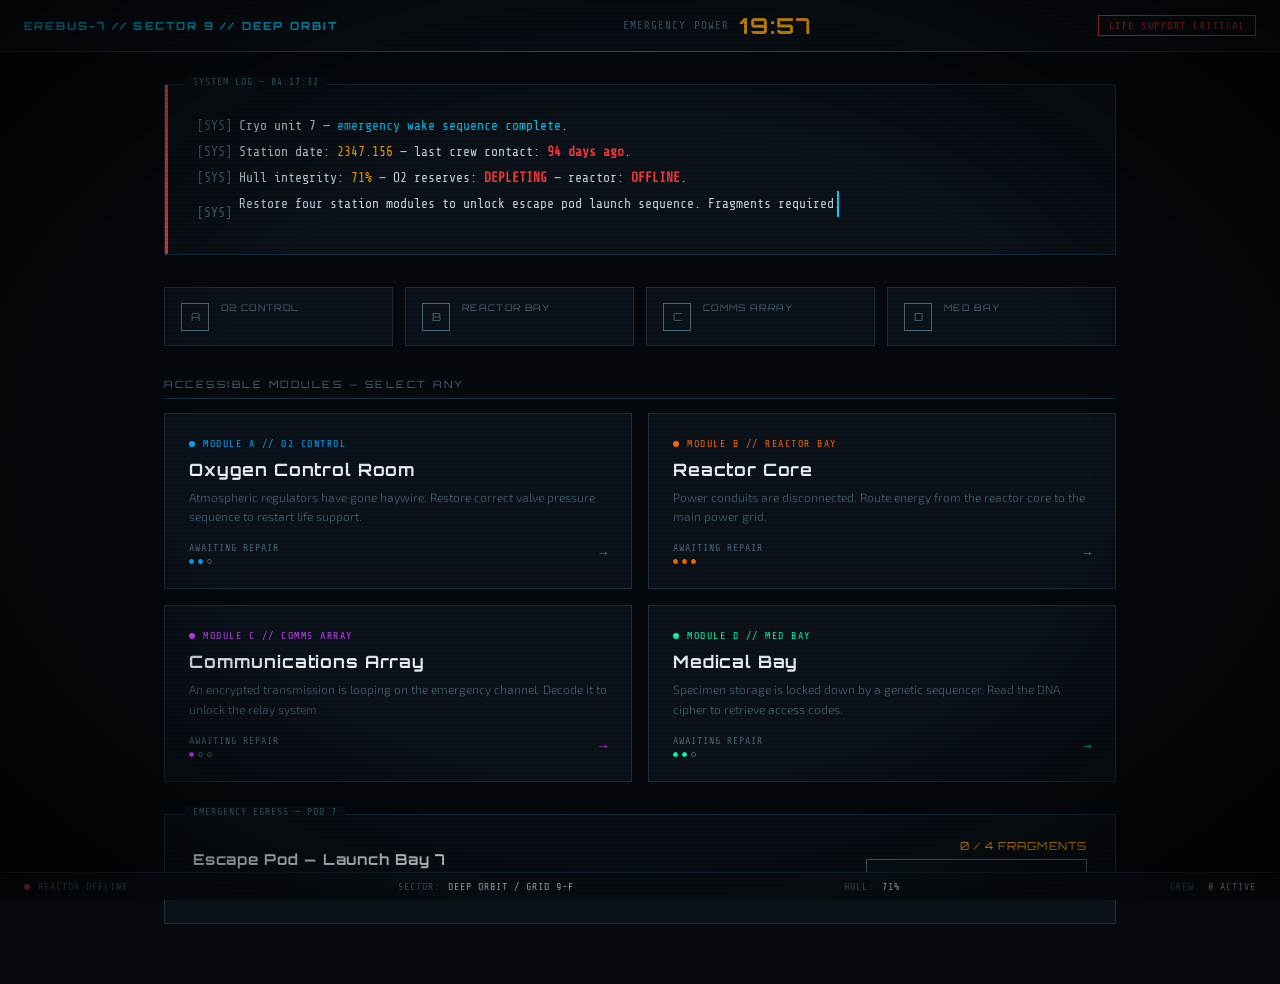
<file: index(3).html>
<!DOCTYPE html>
<html lang="en">
<head>
  <meta charset="UTF-8">
  <meta name="viewport" content="width=device-width, initial-scale=1.0">
  <title>EREBUS STATION — Emergency Protocol</title>
  <link rel="preconnect" href="https://fonts.googleapis.com">
  <link href="https://fonts.googleapis.com/css2?family=Share+Tech+Mono&family=Orbitron:wght@400;700;900&family=Exo+2:wght@300;400;600&display=swap" rel="stylesheet">
  <style>
    :root {
      --bg:        #060a0f;
      --panel:     #0b1219;
      --border:    #1a2e3d;
      --accent:    #00d4ff;
      --danger:    #ff3b3b;
      --warn:      #ffaa00;
      --green:     #00ff88;
      --text:      #c8dde8;
      --muted:     #4a6a7a;
      --font-mono: 'Share Tech Mono', monospace;
      --font-hud:  'Orbitron', sans-serif;
      --font-body: 'Exo 2', sans-serif;
    }

    *, *::before, *::after { box-sizing: border-box; margin: 0; padding: 0; }

    body {
      background: var(--bg);
      color: var(--text);
      font-family: var(--font-body);
      min-height: 100vh;
      overflow-x: hidden;
      cursor: crosshair;
    }

    /* scanline overlay */
    body::before {
      content: '';
      position: fixed;
      inset: 0;
      background: repeating-linear-gradient(
        0deg,
        transparent,
        transparent 2px,
        rgba(0,0,0,0.08) 2px,
        rgba(0,0,0,0.08) 4px
      );
      pointer-events: none;
      z-index: 100;
    }

    /* vignette */
    body::after {
      content: '';
      position: fixed;
      inset: 0;
      background: radial-gradient(ellipse at center, transparent 50%, rgba(0,0,0,0.7) 100%);
      pointer-events: none;
      z-index: 99;
    }

    /* ── TOP BAR ── */
    .topbar {
      display: flex;
      justify-content: space-between;
      align-items: center;
      padding: 12px 24px;
      border-bottom: 1px solid var(--border);
      background: var(--panel);
      position: relative;
    }
    .topbar::after {
      content: '';
      position: absolute;
      bottom: -1px;
      left: 0; right: 0;
      height: 1px;
      background: linear-gradient(90deg, transparent, var(--accent), transparent);
      opacity: 0.4;
    }

    .station-id {
      font-family: var(--font-hud);
      font-size: 11px;
      font-weight: 700;
      letter-spacing: 0.2em;
      color: var(--accent);
    }

    .timer-wrap {
      display: flex;
      align-items: center;
      gap: 10px;
    }
    .timer-label {
      font-family: var(--font-mono);
      font-size: 11px;
      color: var(--muted);
      letter-spacing: 0.1em;
    }
    #timer {
      font-family: var(--font-hud);
      font-size: 22px;
      font-weight: 700;
      color: var(--warn);
      letter-spacing: 0.08em;
      transition: color 0.3s;
    }
    #timer.critical { color: var(--danger); animation: pulse 1s infinite; }

    @keyframes pulse { 0%,100%{opacity:1} 50%{opacity:0.5} }

    .status-badge {
      font-family: var(--font-mono);
      font-size: 10px;
      letter-spacing: 0.15em;
      padding: 4px 10px;
      border: 1px solid var(--danger);
      color: var(--danger);
      animation: pulse 2s infinite;
    }

    /* ── MAIN LAYOUT ── */
    .shell {
      max-width: 1000px;
      margin: 0 auto;
      padding: 32px 24px 60px;
    }

    /* ── INTRO PANEL ── */
    .intro-panel {
      border: 1px solid var(--border);
      background: var(--panel);
      padding: 28px 32px;
      margin-bottom: 32px;
      position: relative;
      opacity: 0;
      animation: fadeIn 1.2s ease 0.3s forwards;
    }
    .intro-panel::before {
      content: 'SYSTEM LOG — 04:17:32';
      position: absolute;
      top: -9px;
      left: 20px;
      font-family: var(--font-mono);
      font-size: 10px;
      color: var(--muted);
      background: var(--panel);
      padding: 0 8px;
      letter-spacing: 0.1em;
    }
    .intro-panel::after {
      content: '';
      position: absolute;
      top: 0; left: 0;
      width: 3px; height: 100%;
      background: var(--danger);
    }

    .log-line {
      font-family: var(--font-mono);
      font-size: 13px;
      line-height: 2;
      color: var(--text);
    }
    .log-line .prompt { color: var(--muted); }
    .log-line .hi { color: var(--accent); }
    .log-line .warn { color: var(--warn); }
    .log-line .danger { color: var(--danger); font-weight: bold; }

    /* typewriter for the last line */
    #typewriter {
      display: inline-block;
      overflow: hidden;
      white-space: nowrap;
      border-right: 2px solid var(--accent);
      animation: typing 3.5s steps(60,end) 1.5s both, blink 0.8s step-end infinite 5s;
      max-width: 0;
    }
    @keyframes typing { from{max-width:0} to{max-width:600px} }
    @keyframes blink { 0%,100%{border-color:var(--accent)} 50%{border-color:transparent} }

    @keyframes fadeIn { from{opacity:0;transform:translateY(8px)} to{opacity:1;transform:none} }

    /* ── FRAGMENT TRACKER ── */
    .fragment-bar {
      display: flex;
      gap: 12px;
      margin-bottom: 32px;
      opacity: 0;
      animation: fadeIn 0.8s ease 0.8s forwards;
    }
    .fragment {
      flex: 1;
      border: 1px solid var(--border);
      background: var(--panel);
      padding: 14px 16px;
      display: flex;
      align-items: center;
      gap: 12px;
      position: relative;
      transition: border-color 0.3s, background 0.3s;
    }
    .fragment.collected {
      border-color: var(--green);
      background: rgba(0, 255, 136, 0.04);
    }
    .fragment-icon {
      width: 28px;
      height: 28px;
      border: 1px solid var(--muted);
      display: flex; align-items: center; justify-content: center;
      font-family: var(--font-hud);
      font-size: 11px;
      color: var(--muted);
      flex-shrink: 0;
      transition: border-color 0.3s, color 0.3s;
    }
    .fragment.collected .fragment-icon {
      border-color: var(--green);
      color: var(--green);
    }
    .fragment-info { flex: 1; min-width: 0; }
    .fragment-name {
      font-family: var(--font-hud);
      font-size: 9px;
      letter-spacing: 0.15em;
      color: var(--muted);
      margin-bottom: 3px;
      transition: color 0.3s;
    }
    .fragment.collected .fragment-name { color: var(--green); }
    .fragment-value {
      font-family: var(--font-mono);
      font-size: 14px;
      color: var(--panel);
      letter-spacing: 0.2em;
      transition: color 0.3s;
      user-select: none;
    }
    .fragment.collected .fragment-value { color: var(--green); }

    /* ── MODULE GRID ── */
    .section-label {
      font-family: var(--font-hud);
      font-size: 10px;
      letter-spacing: 0.25em;
      color: var(--muted);
      margin-bottom: 14px;
      padding-bottom: 8px;
      border-bottom: 1px solid var(--border);
      opacity: 0;
      animation: fadeIn 0.8s ease 1s forwards;
    }

    .module-grid {
      display: grid;
      grid-template-columns: 1fr 1fr;
      gap: 16px;
      margin-bottom: 32px;
    }

    .module-card {
      border: 1px solid var(--border);
      background: var(--panel);
      padding: 24px;
      cursor: pointer;
      text-decoration: none;
      display: block;
      position: relative;
      overflow: hidden;
      transition: border-color 0.25s, transform 0.2s;
      opacity: 0;
    }
    .module-card:nth-child(1) { animation: fadeIn 0.7s ease 1.1s forwards; }
    .module-card:nth-child(2) { animation: fadeIn 0.7s ease 1.25s forwards; }
    .module-card:nth-child(3) { animation: fadeIn 0.7s ease 1.4s forwards; }
    .module-card:nth-child(4) { animation: fadeIn 0.7s ease 1.55s forwards; }

    .module-card::before {
      content: '';
      position: absolute;
      top: 0; left: 0; right: 0;
      height: 2px;
      background: var(--card-color, var(--accent));
      transform: scaleX(0);
      transform-origin: left;
      transition: transform 0.3s ease;
    }
    .module-card:hover { border-color: var(--card-color, var(--accent)); transform: translateY(-2px); }
    .module-card:hover::before { transform: scaleX(1); }

    .module-card.complete { border-color: rgba(0, 255, 136, 0.4); }
    .module-card.complete::before { background: var(--green); transform: scaleX(1); }

    .module-tag {
      font-family: var(--font-mono);
      font-size: 10px;
      letter-spacing: 0.15em;
      color: var(--card-color, var(--accent));
      margin-bottom: 10px;
      display: flex;
      align-items: center;
      gap: 8px;
    }
    .module-tag::before {
      content: '';
      width: 6px; height: 6px;
      border-radius: 50%;
      background: var(--card-color, var(--accent));
      animation: pulse 2s infinite;
    }
    .module-card.complete .module-tag { color: var(--green); }
    .module-card.complete .module-tag::before { background: var(--green); animation: none; }

    .module-title {
      font-family: var(--font-hud);
      font-size: 17px;
      font-weight: 700;
      color: #e8f4f8;
      margin-bottom: 8px;
      letter-spacing: 0.05em;
    }
    .module-desc {
      font-family: var(--font-body);
      font-size: 12px;
      font-weight: 300;
      color: var(--muted);
      line-height: 1.6;
      margin-bottom: 16px;
    }

    .module-footer {
      display: flex;
      justify-content: space-between;
      align-items: center;
    }
    .module-status {
      font-family: var(--font-mono);
      font-size: 10px;
      letter-spacing: 0.1em;
      color: var(--muted);
    }
    .module-card.complete .module-status { color: var(--green); }
    .module-arrow {
      font-family: var(--font-mono);
      font-size: 13px;
      color: var(--card-color, var(--accent));
      transition: transform 0.2s;
    }
    .module-card:hover .module-arrow { transform: translateX(4px); }

    /* difficulty pips */
    .pips { display: flex; gap: 4px; }
    .pip {
      width: 5px; height: 5px;
      border-radius: 50%;
      border: 1px solid var(--muted);
    }
    .pip.lit { background: var(--card-color, var(--accent)); border-color: var(--card-color, var(--accent)); }

    /* ── ESCAPE POD ── */
    .escape-pod {
      border: 1px solid var(--border);
      background: var(--panel);
      padding: 24px 28px;
      display: flex;
      align-items: center;
      justify-content: space-between;
      gap: 20px;
      position: relative;
      opacity: 0;
      animation: fadeIn 0.8s ease 1.7s forwards;
    }
    .escape-pod::before {
      content: 'EMERGENCY EGRESS — POD 7';
      position: absolute;
      top: -9px; left: 20px;
      font-family: var(--font-mono);
      font-size: 10px;
      color: var(--muted);
      background: var(--panel);
      padding: 0 8px;
      letter-spacing: 0.1em;
    }

    .pod-info { flex: 1; }
    .pod-title {
      font-family: var(--font-hud);
      font-size: 15px;
      font-weight: 700;
      color: #e8f4f8;
      margin-bottom: 6px;
      letter-spacing: 0.05em;
    }
    .pod-desc {
      font-family: var(--font-mono);
      font-size: 11px;
      color: var(--muted);
      letter-spacing: 0.05em;
    }
    .pod-progress {
      font-family: var(--font-hud);
      font-size: 11px;
      letter-spacing: 0.1em;
      color: var(--warn);
      text-align: right;
      margin-bottom: 6px;
    }

    .launch-btn {
      display: inline-block;
      font-family: var(--font-hud);
      font-size: 11px;
      font-weight: 700;
      letter-spacing: 0.2em;
      padding: 12px 24px;
      border: 1px solid var(--muted);
      color: var(--muted);
      background: transparent;
      cursor: not-allowed;
      text-decoration: none;
      transition: all 0.25s;
    }
    .launch-btn.ready {
      border-color: var(--green);
      color: var(--green);
      cursor: pointer;
      animation: pulse 2s infinite;
    }
    .launch-btn.ready:hover {
      background: rgba(0,255,136,0.1);
      animation: none;
    }

    /* ── BOTTOM HUD ── */
    .hud-bar {
      position: fixed;
      bottom: 0; left: 0; right: 0;
      border-top: 1px solid var(--border);
      background: var(--panel);
      padding: 8px 24px;
      display: flex;
      justify-content: space-between;
      align-items: center;
      z-index: 50;
    }
    .hud-item {
      font-family: var(--font-mono);
      font-size: 10px;
      color: var(--muted);
      letter-spacing: 0.1em;
      display: flex;
      gap: 8px;
      align-items: center;
    }
    .hud-item span { color: var(--text); }
    .hud-dot { width: 6px; height: 6px; border-radius: 50%; background: var(--danger); animation: pulse 1.5s infinite; }
  </style>
</head>
<body>

<!-- TOP BAR -->
<header class="topbar">
  <div class="station-id">EREBUS-7 // SECTOR 9 // DEEP ORBIT</div>
  <div class="timer-wrap">
    <div class="timer-label">EMERGENCY POWER</div>
    <div id="timer">20:00</div>
  </div>
  <div class="status-badge">LIFE SUPPORT CRITICAL</div>
</header>

<main class="shell">

  <!-- INTRO LOG -->
  <div class="intro-panel">
    <div class="log-line"><span class="prompt">[SYS] </span>Cryo unit 7 — <span class="hi">emergency wake sequence complete</span>.</div>
    <div class="log-line"><span class="prompt">[SYS] </span>Station date: <span class="warn">2347.156</span> — last crew contact: <span class="danger">94 days ago</span>.</div>
    <div class="log-line"><span class="prompt">[SYS] </span>Hull integrity: <span class="warn">71%</span> — O2 reserves: <span class="danger">DEPLETING</span> — reactor: <span class="danger">OFFLINE</span>.</div>
    <div class="log-line"><span class="prompt">[SYS] </span><span id="typewriter">Restore four station modules to unlock escape pod launch sequence. Fragments required: 4.</span></div>
  </div>

  <!-- FRAGMENT TRACKER -->
  <div class="fragment-bar" id="fragment-bar">
    <div class="fragment" id="frag-A" data-id="A">
      <div class="fragment-icon">A</div>
      <div class="fragment-info">
        <div class="fragment-name">O2 CONTROL</div>
        <div class="fragment-value" id="frag-val-A">— — — —</div>
      </div>
    </div>
    <div class="fragment" id="frag-B" data-id="B">
      <div class="fragment-icon">B</div>
      <div class="fragment-info">
        <div class="fragment-name">REACTOR BAY</div>
        <div class="fragment-value" id="frag-val-B">— — — —</div>
      </div>
    </div>
    <div class="fragment" id="frag-C" data-id="C">
      <div class="fragment-icon">C</div>
      <div class="fragment-info">
        <div class="fragment-name">COMMS ARRAY</div>
        <div class="fragment-value" id="frag-val-C">— — — —</div>
      </div>
    </div>
    <div class="fragment" id="frag-D" data-id="D">
      <div class="fragment-icon">D</div>
      <div class="fragment-info">
        <div class="fragment-name">MED BAY</div>
        <div class="fragment-value" id="frag-val-D">— — — —</div>
      </div>
    </div>
  </div>

  <!-- MODULES -->
  <div class="section-label">ACCESSIBLE MODULES — SELECT ANY</div>

  <div class="module-grid">

    <a class="module-card" href="rooms/o2.html" id="mod-A" style="--card-color:#00aaff">
      <div class="module-tag">MODULE A // O2 CONTROL</div>
      <div class="module-title">Oxygen Control Room</div>
      <div class="module-desc">Atmospheric regulators have gone haywire. Restore correct valve pressure sequence to restart life support.</div>
      <div class="module-footer">
        <div>
          <div class="module-status" id="status-A">AWAITING REPAIR</div>
          <div class="pips" style="margin-top:6px">
            <div class="pip lit"></div><div class="pip lit"></div><div class="pip"></div>
          </div>
        </div>
        <div class="module-arrow">→</div>
      </div>
    </a>

    <a class="module-card" href="rooms/reactor.html" id="mod-B" style="--card-color:#ff6b00">
      <div class="module-tag">MODULE B // REACTOR BAY</div>
      <div class="module-title">Reactor Core</div>
      <div class="module-desc">Power conduits are disconnected. Route energy from the reactor core to the main power grid.</div>
      <div class="module-footer">
        <div>
          <div class="module-status" id="status-B">AWAITING REPAIR</div>
          <div class="pips" style="margin-top:6px">
            <div class="pip lit"></div><div class="pip lit"></div><div class="pip lit"></div>
          </div>
        </div>
        <div class="module-arrow">→</div>
      </div>
    </a>

    <a class="module-card" href="rooms/comms.html" id="mod-C" style="--card-color:#cc44ff">
      <div class="module-tag">MODULE C // COMMS ARRAY</div>
      <div class="module-title">Communications Array</div>
      <div class="module-desc">An encrypted transmission is looping on the emergency channel. Decode it to unlock the relay system.</div>
      <div class="module-footer">
        <div>
          <div class="module-status" id="status-C">AWAITING REPAIR</div>
          <div class="pips" style="margin-top:6px">
            <div class="pip lit"></div><div class="pip"></div><div class="pip"></div>
          </div>
        </div>
        <div class="module-arrow">→</div>
      </div>
    </a>

    <a class="module-card" href="rooms/medbay.html" id="mod-D" style="--card-color:#00ffaa">
      <div class="module-tag">MODULE D // MED BAY</div>
      <div class="module-title">Medical Bay</div>
      <div class="module-desc">Specimen storage is locked down by a genetic sequencer. Read the DNA cipher to retrieve access codes.</div>
      <div class="module-footer">
        <div>
          <div class="module-status" id="status-D">AWAITING REPAIR</div>
          <div class="pips" style="margin-top:6px">
            <div class="pip lit"></div><div class="pip lit"></div><div class="pip"></div>
          </div>
        </div>
        <div class="module-arrow">→</div>
      </div>
    </a>

  </div>

  <!-- ESCAPE POD -->
  <div class="escape-pod" id="escape-pod">
    <div class="pod-info">
      <div class="pod-title">Escape Pod — Launch Bay 7</div>
      <div class="pod-desc">Requires all four keycode fragments to disengage docking clamps.</div>
    </div>
    <div>
      <div class="pod-progress" id="pod-progress">0 / 4 FRAGMENTS</div>
      <a href="escape.html" class="launch-btn" id="launch-btn" onclick="return checkLaunch(event)">LAUNCH SEQUENCE ›</a>
    </div>
  </div>

</main>

<!-- BOTTOM HUD -->
<div class="hud-bar">
  <div class="hud-item"><div class="hud-dot"></div> REACTOR OFFLINE</div>
  <div class="hud-item">SECTOR: <span>DEEP ORBIT / GRID 9-F</span></div>
  <div class="hud-item">HULL: <span>71%</span></div>
  <div class="hud-item">CREW: <span>0 ACTIVE</span></div>
</div>

<script>
  /* ── STATE ── */
  const FRAGMENTS = { A: '4471', B: '8823', C: '1196', D: '5502' };

  function getState() {
    try { return JSON.parse(localStorage.getItem('erebus') || '{}'); }
    catch { return {}; }
  }

  /* ── TIMER ── */
  let totalSeconds = 20 * 60;
  const savedTime = localStorage.getItem('erebus-time');
  if (savedTime) totalSeconds = parseInt(savedTime, 10);

  const timerEl = document.getElementById('timer');

  function formatTime(s) {
    const m = Math.floor(s / 60).toString().padStart(2, '0');
    const sec = (s % 60).toString().padStart(2, '0');
    return `${m}:${sec}`;
  }

  const timerInterval = setInterval(() => {
    totalSeconds--;
    localStorage.setItem('erebus-time', totalSeconds);
    timerEl.textContent = formatTime(totalSeconds);
    if (totalSeconds <= 60) timerEl.classList.add('critical');
    if (totalSeconds <= 0) {
      clearInterval(timerInterval);
      document.body.innerHTML = `
        <div style="display:flex;align-items:center;justify-content:center;height:100vh;
             font-family:'Orbitron',sans-serif;font-size:32px;color:#ff3b3b;letter-spacing:0.15em;
             text-align:center;flex-direction:column;gap:16px;">
          <div>LIFE SUPPORT FAILURE</div>
          <div style="font-size:13px;color:#4a6a7a;letter-spacing:0.2em;font-family:'Share Tech Mono',monospace">
            MISSION FAILED — REFRESH TO RESTART
          </div>
        </div>`;
    }
  }, 1000);

  timerEl.textContent = formatTime(totalSeconds);

  /* ── RENDER STATE ── */
  function renderState() {
    const state = getState();
    let count = 0;

    ['A','B','C','D'].forEach(id => {
      const collected = !!state[id];
      if (collected) count++;

      const fragEl = document.getElementById(`frag-${id}`);
      const valEl = document.getElementById(`frag-val-${id}`);
      const modEl = document.getElementById(`mod-${id}`);
      const statusEl = document.getElementById(`status-${id}`);

      if (collected) {
        fragEl.classList.add('collected');
        valEl.textContent = FRAGMENTS[id];
        modEl.classList.add('complete');
        statusEl.textContent = '✓ RESTORED';
      }
    });

    document.getElementById('pod-progress').textContent = `${count} / 4 FRAGMENTS`;

    const btn = document.getElementById('launch-btn');
    if (count === 4) btn.classList.add('ready');
  }

  function checkLaunch(e) {
    const state = getState();
    const count = ['A','B','C','D'].filter(id => !!state[id]).length;
    if (count < 4) {
      e.preventDefault();
      document.getElementById('launch-btn').textContent = 'LOCKED — COLLECT ALL FRAGMENTS';
      setTimeout(() => {
        document.getElementById('launch-btn').textContent = 'LAUNCH SEQUENCE ›';
      }, 2000);
    }
    return true;
  }

  renderState();
</script>
</body>
</html>
</file>
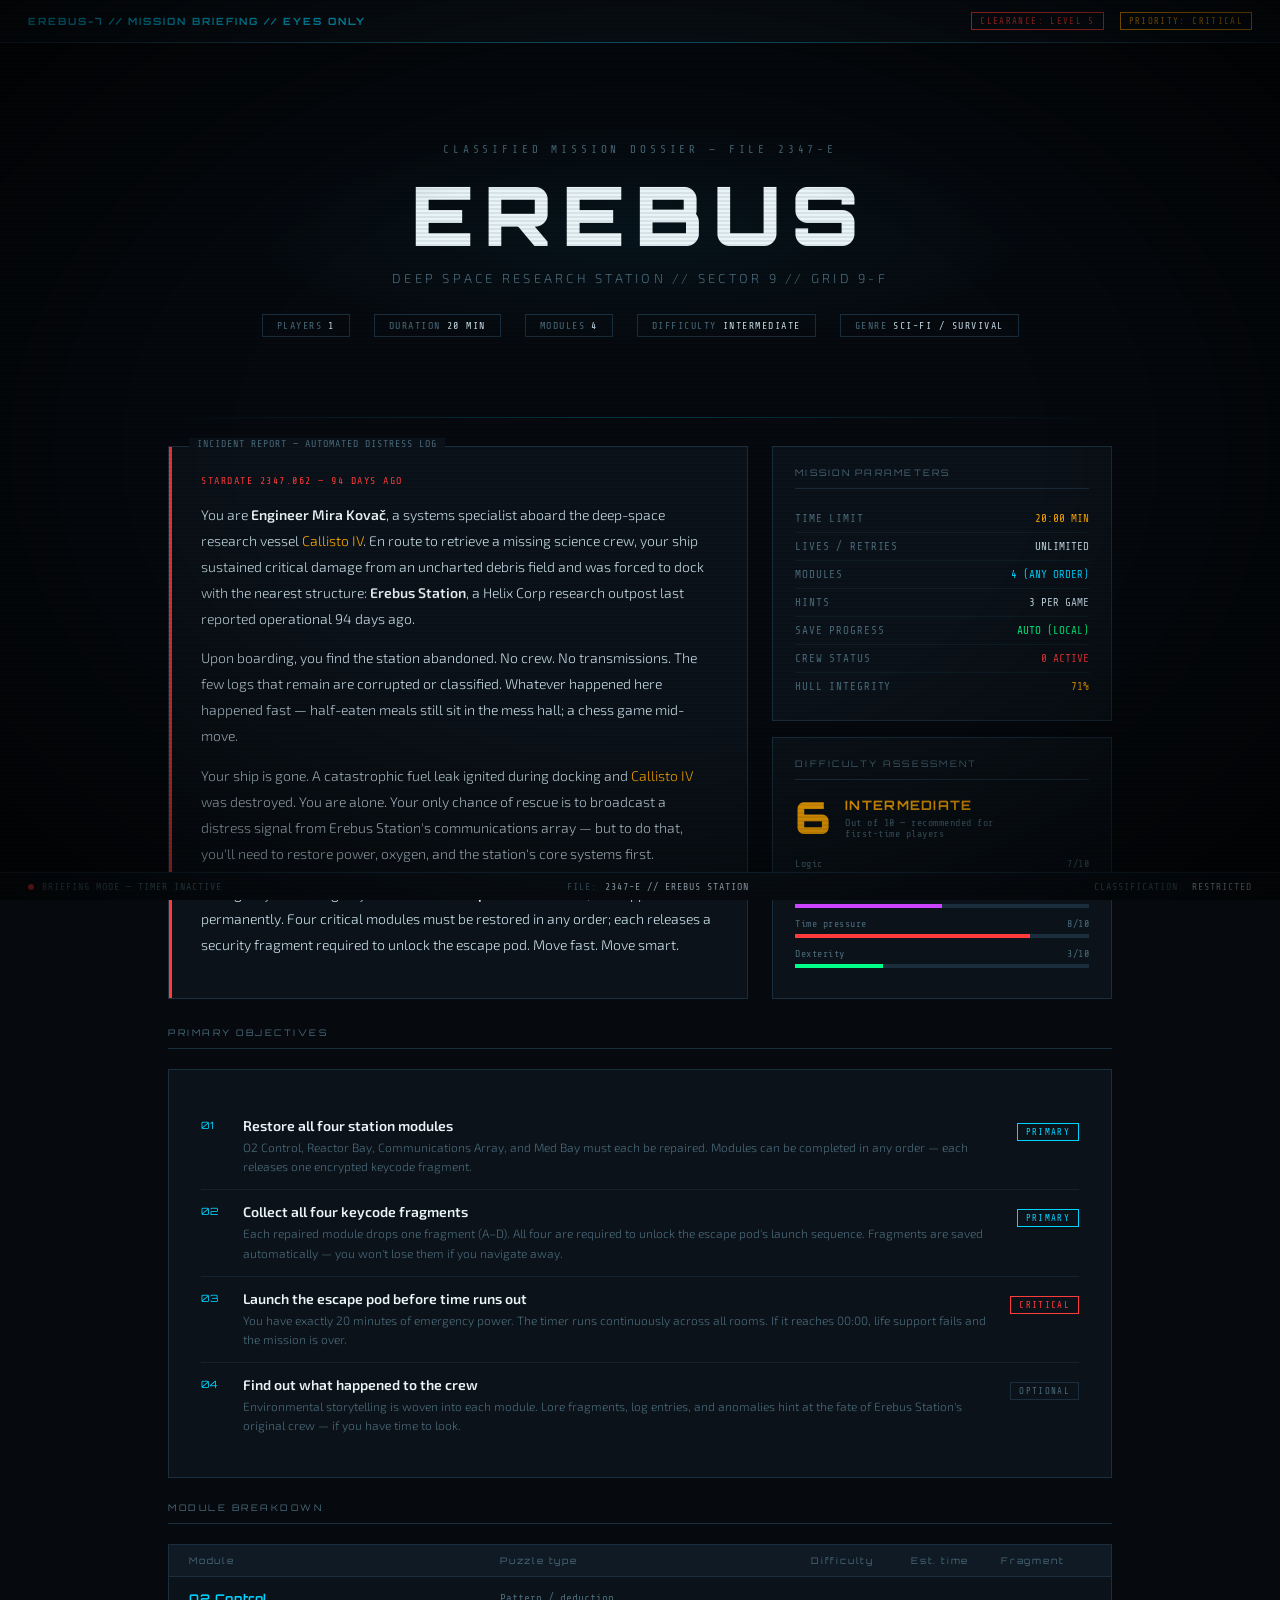
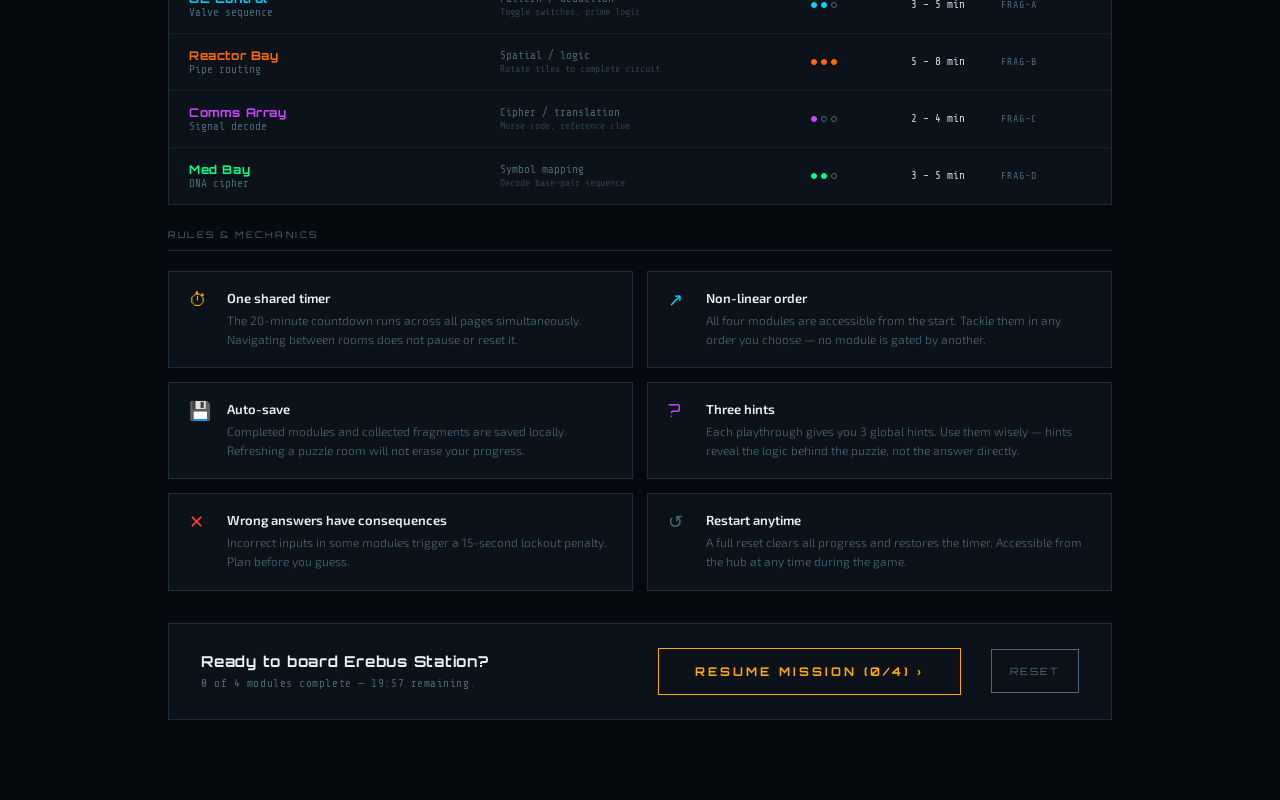
<file: intro.html>
<!DOCTYPE html>
<html lang="en">
<head>
  <meta charset="UTF-8">
  <meta name="viewport" content="width=device-width, initial-scale=1.0">
  <title>EREBUS STATION — Mission Briefing</title>
  <link rel="stylesheet" href="styles.css">
  <style>

    /* ── HERO ── */
    .hero {
      position: relative;
      padding: 64px 0 52px;
      text-align: center;
      overflow: hidden;
      animation: scanFlicker 8s infinite;
    }
    .hero::before {
      content: '';
      position: absolute;
      inset: 0;
      background:
        radial-gradient(ellipse 60% 50% at 50% 50%, rgba(0,180,220,0.06) 0%, transparent 70%);
      pointer-events: none;
    }

    .hero-eyebrow {
      font-family: var(--font-mono);
      font-size: 11px;
      letter-spacing: 0.35em;
      color: var(--muted);
      margin-bottom: 18px;
      opacity: 0;
      animation: fadeIn 0.6s ease 0.2s forwards;
    }

    .hero-title {
      font-family: var(--font-hud);
      font-weight: 900;
      font-size: clamp(42px, 8vw, 82px);
      letter-spacing: 0.12em;
      color: #e8f4f8;
      line-height: 1;
      position: relative;
      display: inline-block;
      opacity: 0;
      animation: fadeIn 0.7s ease 0.5s forwards;
    }
    .hero-title .glitch-layer {
      position: absolute;
      inset: 0;
      color: var(--accent);
      opacity: 0;
      animation: glitch 6s ease-in-out 2s infinite;
    }
    .hero-title .glitch-layer-2 {
      position: absolute;
      inset: 0;
      color: var(--danger);
      opacity: 0;
      animation: glitch 6s ease-in-out 2.1s infinite;
    }

    .hero-subtitle {
      font-family: var(--font-body);
      font-size: 13px;
      font-weight: 300;
      letter-spacing: 0.25em;
      color: var(--muted);
      margin-top: 14px;
      text-transform: uppercase;
      opacity: 0;
      animation: fadeIn 0.7s ease 0.8s forwards;
    }

    .hero-meta {
      display: flex;
      justify-content: center;
      gap: 24px;
      margin-top: 28px;
      flex-wrap: wrap;
      opacity: 0;
      animation: fadeIn 0.7s ease 1s forwards;
    }
    .meta-pill {
      font-family: var(--font-mono);
      font-size: 10px;
      letter-spacing: 0.15em;
      padding: 5px 14px;
      border: 1px solid var(--border);
      color: var(--muted);
    }
    .meta-pill span { color: var(--text); margin-left: 6px; }

    /* ── GRID LAYOUT ── */
    .content-grid {
      display: grid;
      grid-template-columns: 1fr 340px;
      gap: 24px;
      margin-bottom: 28px;
    }
    @media (max-width: 720px) {
      .content-grid { grid-template-columns: 1fr; }
    }

    /* ── LORE PANEL ── */
    .lore-panel {
      border: 1px solid var(--border);
      background: var(--panel);
      padding: 28px 32px;
      position: relative;
      opacity: 0;
      animation: slideLeft 0.7s ease 1.1s forwards;
    }
    .lore-panel::after {
      content: '';
      position: absolute;
      top: 0; left: 0;
      width: 3px; height: 100%;
      background: var(--danger);
    }
    .lore-date {
      font-family: var(--font-mono);
      font-size: 10px;
      letter-spacing: 0.15em;
      color: var(--danger);
      margin-bottom: 16px;
    }
    .lore-text {
      font-size: 14px;
      font-weight: 300;
      line-height: 1.85;
      color: var(--text);
    }
    .lore-text p + p { margin-top: 14px; }
    .lore-text strong {
      color: #e8f4f8;
      font-weight: 600;
    }
    .lore-text em {
      color: var(--warn);
      font-style: normal;
    }

    /* ── SIDE COLUMN ── */
    .side-col {
      display: flex;
      flex-direction: column;
      gap: 16px;
    }

    /* ── STATS CARD ── */
    .stats-card {
      border: 1px solid var(--border);
      background: var(--panel);
      padding: 20px 22px;
      opacity: 0;
      animation: slideRight 0.7s ease 1.2s forwards;
    }
    .stats-card-label {
      font-family: var(--font-hud);
      font-size: 9px;
      letter-spacing: 0.25em;
      color: var(--muted);
      border-bottom: 1px solid var(--border);
      padding-bottom: 10px;
      margin-bottom: 16px;
    }
    .stat-row {
      display: flex;
      justify-content: space-between;
      align-items: center;
      padding: 7px 0;
      border-bottom: 1px solid rgba(26,46,61,0.5);
      font-family: var(--font-mono);
      font-size: 11px;
    }
    .stat-row:last-child { border-bottom: none; }
    .stat-row .stat-key { color: var(--muted); letter-spacing: 0.08em; }
    .stat-row .stat-val { color: var(--text); }
    .stat-row .stat-val.danger { color: var(--danger); }
    .stat-row .stat-val.warn   { color: var(--warn); }
    .stat-row .stat-val.accent { color: var(--accent); }
    .stat-row .stat-val.green  { color: var(--green); }

    /* ── DIFFICULTY CARD ── */
    .diff-card {
      border: 1px solid var(--border);
      background: var(--panel);
      padding: 20px 22px;
      opacity: 0;
      animation: slideRight 0.7s ease 1.35s forwards;
    }
    .diff-overall {
      display: flex;
      align-items: center;
      gap: 14px;
      margin-bottom: 18px;
    }
    .diff-score {
      font-family: var(--font-hud);
      font-size: 44px;
      font-weight: 900;
      color: var(--warn);
      line-height: 1;
    }
    .diff-label-wrap { flex: 1; }
    .diff-label {
      font-family: var(--font-hud);
      font-size: 13px;
      font-weight: 700;
      color: var(--warn);
      letter-spacing: 0.1em;
    }
    .diff-sublabel {
      font-family: var(--font-mono);
      font-size: 10px;
      color: var(--muted);
      margin-top: 4px;
      letter-spacing: 0.05em;
    }
    .diff-bar-wrap { margin-bottom: 10px; }
    .diff-bar-label {
      display: flex;
      justify-content: space-between;
      font-family: var(--font-mono);
      font-size: 10px;
      color: var(--muted);
      margin-bottom: 5px;
      letter-spacing: 0.05em;
    }
    .diff-bar-track {
      height: 4px;
      background: var(--border);
      position: relative;
    }
    .diff-bar-fill {
      position: absolute;
      top: 0; left: 0; height: 100%;
      background: var(--bar-color, var(--accent));
      transition: width 1.2s cubic-bezier(0.16,1,0.3,1);
      width: 0;
    }

    /* ── OBJECTIVES ── */
    .objectives {
      border: 1px solid var(--border);
      background: var(--panel);
      padding: 28px 32px;
      margin-bottom: 24px;
      opacity: 0;
      animation: fadeIn 0.7s ease 1.4s forwards;
    }
    .obj-list { list-style: none; margin-top: 6px; }
    .obj-item {
      display: flex;
      gap: 14px;
      align-items: flex-start;
      padding: 13px 0;
      border-bottom: 1px solid rgba(26,46,61,0.6);
    }
    .obj-item:last-child { border-bottom: none; }
    .obj-num {
      font-family: var(--font-hud);
      font-size: 10px;
      color: var(--accent);
      letter-spacing: 0.1em;
      min-width: 28px;
      padding-top: 2px;
    }
    .obj-body { flex: 1; }
    .obj-title {
      font-family: var(--font-body);
      font-size: 14px;
      font-weight: 600;
      color: #e8f4f8;
      margin-bottom: 4px;
    }
    .obj-desc {
      font-family: var(--font-body);
      font-size: 12px;
      font-weight: 300;
      color: var(--muted);
      line-height: 1.6;
    }
    .obj-badge { flex-shrink: 0; padding-top: 2px; }

    /* ── MODULE OVERVIEW TABLE ── */
    .module-table {
      border: 1px solid var(--border);
      background: var(--panel);
      margin-bottom: 24px;
      opacity: 0;
      animation: fadeIn 0.7s ease 1.6s forwards;
    }
    .module-table-header {
      display: grid;
      grid-template-columns: 1fr 1fr 100px 90px 90px;
      padding: 10px 20px;
      background: var(--panel-2);
      border-bottom: 1px solid var(--border);
      font-family: var(--font-hud);
      font-size: 9px;
      letter-spacing: 0.2em;
      color: var(--muted);
    }
    .module-row {
      display: grid;
      grid-template-columns: 1fr 1fr 100px 90px 90px;
      padding: 14px 20px;
      border-bottom: 1px solid rgba(26,46,61,0.5);
      align-items: center;
      transition: background 0.2s;
    }
    .module-row:last-child { border-bottom: none; }
    .module-row:hover { background: rgba(0,212,255,0.02); }
    .mod-name {
      font-family: var(--font-hud);
      font-size: 12px;
      font-weight: 700;
      color: #e8f4f8;
      letter-spacing: 0.05em;
    }
    .mod-type {
      font-family: var(--font-mono);
      font-size: 11px;
      color: var(--muted);
    }
    .mod-pips { display: flex; gap: 4px; }
    .mod-time {
      font-family: var(--font-mono);
      font-size: 11px;
      color: var(--text);
    }
    .mod-id {
      font-family: var(--font-mono);
      font-size: 10px;
      color: var(--muted);
      letter-spacing: 0.1em;
    }

    /* ── RULES ── */
    .rules-grid {
      display: grid;
      grid-template-columns: 1fr 1fr;
      gap: 14px;
      margin-bottom: 32px;
      opacity: 0;
      animation: fadeIn 0.7s ease 1.8s forwards;
    }
    @media (max-width: 600px) { .rules-grid { grid-template-columns: 1fr; } }

    .rule-card {
      border: 1px solid var(--border);
      background: var(--panel);
      padding: 18px 20px;
      display: flex;
      gap: 14px;
      align-items: flex-start;
    }
    .rule-icon {
      font-family: var(--font-hud);
      font-size: 18px;
      color: var(--card-color, var(--accent));
      line-height: 1;
      min-width: 24px;
    }
    .rule-title {
      font-family: var(--font-body);
      font-size: 13px;
      font-weight: 600;
      color: #e8f4f8;
      margin-bottom: 5px;
    }
    .rule-desc {
      font-family: var(--font-body);
      font-size: 12px;
      font-weight: 300;
      color: var(--muted);
      line-height: 1.6;
    }

    /* ── CTA ── */
    .cta-row {
      display: flex;
      align-items: center;
      justify-content: space-between;
      gap: 20px;
      border: 1px solid var(--border);
      background: var(--panel);
      padding: 24px 32px;
      opacity: 0;
      animation: fadeIn 0.8s ease 2s forwards;
    }
    .cta-text { flex: 1; }
    .cta-title {
      font-family: var(--font-hud);
      font-size: 15px;
      font-weight: 700;
      color: #e8f4f8;
      margin-bottom: 6px;
      letter-spacing: 0.05em;
    }
    .cta-sub {
      font-family: var(--font-mono);
      font-size: 11px;
      color: var(--muted);
      letter-spacing: 0.05em;
    }

    .begin-btn {
      display: inline-block;
      font-family: var(--font-hud);
      font-size: 12px;
      font-weight: 700;
      letter-spacing: 0.25em;
      padding: 15px 36px;
      border: 1px solid var(--accent);
      color: var(--accent);
      background: transparent;
      cursor: pointer;
      text-decoration: none;
      transition: all 0.25s;
      white-space: nowrap;
      position: relative;
      overflow: hidden;
    }
    .begin-btn::before {
      content: '';
      position: absolute;
      inset: 0;
      background: var(--accent);
      transform: translateX(-101%);
      transition: transform 0.3s ease;
      z-index: 0;
    }
    .begin-btn span { position: relative; z-index: 1; }
    .begin-btn:hover::before { transform: translateX(0); }
    .begin-btn:hover { color: var(--bg); }
  </style>
</head>
<body>

<div class="scanlines"></div>
<div class="vignette"></div>

<!-- TOP BAR -->
<header class="topbar">
  <div class="station-id">EREBUS-7 // MISSION BRIEFING // EYES ONLY</div>
  <div style="display:flex;gap:16px;align-items:center">
    <div class="badge badge--danger">CLEARANCE: LEVEL 5</div>
    <div class="badge badge--warn">PRIORITY: CRITICAL</div>
  </div>
</header>

<main class="shell">

  <!-- HERO -->
  <div class="hero">
    <div class="hero-eyebrow">CLASSIFIED MISSION DOSSIER — FILE 2347-E</div>
    <div>
      <h1 class="hero-title">
        EREBUS
        <span class="glitch-layer" aria-hidden="true">EREBUS</span>
        <span class="glitch-layer-2" aria-hidden="true">EREBUS</span>
      </h1>
    </div>
    <div class="hero-subtitle">Deep Space Research Station // Sector 9 // Grid 9-F</div>
    <div class="hero-meta">
      <div class="meta-pill">PLAYERS<span>1</span></div>
      <div class="meta-pill">DURATION<span>20 MIN</span></div>
      <div class="meta-pill">MODULES<span>4</span></div>
      <div class="meta-pill">DIFFICULTY<span class="warn">INTERMEDIATE</span></div>
      <div class="meta-pill">GENRE<span>SCI-FI / SURVIVAL</span></div>
    </div>
  </div>

  <hr class="divider--glow">

  <!-- MAIN CONTENT GRID -->
  <div class="content-grid">

    <!-- LORE -->
    <div class="lore-panel">
      <div class="panel-label">INCIDENT REPORT — AUTOMATED DISTRESS LOG</div>
      <div class="lore-date">STARDATE 2347.062 — 94 DAYS AGO</div>
      <div class="lore-text">
        <p>
          You are <strong>Engineer Mira Kovač</strong>, a systems specialist aboard the deep-space research vessel <em>Callisto IV</em>. En route to retrieve a missing science crew, your ship sustained critical damage from an uncharted debris field and was forced to dock with the nearest structure: <strong>Erebus Station</strong>, a Helix Corp research outpost last reported operational 94 days ago.
        </p>
        <p>
          Upon boarding, you find the station abandoned. No crew. No transmissions. The few logs that remain are corrupted or classified. Whatever happened here happened fast — half-eaten meals still sit in the mess hall; a chess game mid-move.
        </p>
        <p>
          Your ship is gone. A catastrophic fuel leak ignited during docking and <em>Callisto IV</em> was destroyed</em>. You are alone. Your only chance of rescue is to broadcast a distress signal from Erebus Station's communications array — but to do that, you'll need to restore power, oxygen, and the station's core systems first.
        </p>
        <p>
          Emergency reserves give you <strong>20 minutes of power</strong>. After that, life support fails permanently. Four critical modules must be restored in any order; each releases a security fragment required to unlock the escape pod. Move fast. Move smart.
        </p>
      </div>
    </div>

    <!-- SIDE COLUMN -->
    <div class="side-col">

      <!-- QUICK STATS -->
      <div class="stats-card">
        <div class="stats-card-label">MISSION PARAMETERS</div>
        <div class="stat-row"><span class="stat-key">TIME LIMIT</span><span class="stat-val warn">20:00 MIN</span></div>
        <div class="stat-row"><span class="stat-key">LIVES / RETRIES</span><span class="stat-val">UNLIMITED</span></div>
        <div class="stat-row"><span class="stat-key">MODULES</span><span class="stat-val accent">4 (ANY ORDER)</span></div>
        <div class="stat-row"><span class="stat-key">HINTS</span><span class="stat-val">3 PER GAME</span></div>
        <div class="stat-row"><span class="stat-key">SAVE PROGRESS</span><span class="stat-val green">AUTO (LOCAL)</span></div>
        <div class="stat-row"><span class="stat-key">CREW STATUS</span><span class="stat-val danger">0 ACTIVE</span></div>
        <div class="stat-row"><span class="stat-key">HULL INTEGRITY</span><span class="stat-val warn">71%</span></div>
      </div>

      <!-- DIFFICULTY -->
      <div class="diff-card">
        <div class="stats-card-label">DIFFICULTY ASSESSMENT</div>
        <div class="diff-overall">
          <div class="diff-score">6</div>
          <div class="diff-label-wrap">
            <div class="diff-label">INTERMEDIATE</div>
            <div class="diff-sublabel">Out of 10 — recommended for<br>first-time players</div>
          </div>
        </div>

        <div class="diff-bar-wrap">
          <div class="diff-bar-label"><span>Logic</span><span>7/10</span></div>
          <div class="diff-bar-track"><div class="diff-bar-fill" style="--bar-color:var(--accent)" data-width="70%"></div></div>
        </div>
        <div class="diff-bar-wrap">
          <div class="diff-bar-label"><span>Observation</span><span>5/10</span></div>
          <div class="diff-bar-track"><div class="diff-bar-fill" style="--bar-color:var(--purple)" data-width="50%"></div></div>
        </div>
        <div class="diff-bar-wrap">
          <div class="diff-bar-label"><span>Time pressure</span><span>8/10</span></div>
          <div class="diff-bar-track"><div class="diff-bar-fill" style="--bar-color:var(--danger)" data-width="80%"></div></div>
        </div>
        <div class="diff-bar-wrap">
          <div class="diff-bar-label"><span>Dexterity</span><span>3/10</span></div>
          <div class="diff-bar-track"><div class="diff-bar-fill" style="--bar-color:var(--green)" data-width="30%"></div></div>
        </div>
      </div>

    </div>
  </div>

  <!-- OBJECTIVES -->
  <div class="section-label">PRIMARY OBJECTIVES</div>
  <div class="objectives">
    <ul class="obj-list">
      <li class="obj-item">
        <div class="obj-num">01</div>
        <div class="obj-body">
          <div class="obj-title">Restore all four station modules</div>
          <div class="obj-desc">O2 Control, Reactor Bay, Communications Array, and Med Bay must each be repaired. Modules can be completed in any order — each releases one encrypted keycode fragment.</div>
        </div>
        <div class="obj-badge"><span class="badge badge--accent">PRIMARY</span></div>
      </li>
      <li class="obj-item">
        <div class="obj-num">02</div>
        <div class="obj-body">
          <div class="obj-title">Collect all four keycode fragments</div>
          <div class="obj-desc">Each repaired module drops one fragment (A–D). All four are required to unlock the escape pod's launch sequence. Fragments are saved automatically — you won't lose them if you navigate away.</div>
        </div>
        <div class="obj-badge"><span class="badge badge--accent">PRIMARY</span></div>
      </li>
      <li class="obj-item">
        <div class="obj-num">03</div>
        <div class="obj-body">
          <div class="obj-title">Launch the escape pod before time runs out</div>
          <div class="obj-desc">You have exactly 20 minutes of emergency power. The timer runs continuously across all rooms. If it reaches 00:00, life support fails and the mission is over.</div>
        </div>
        <div class="obj-badge"><span class="badge badge--danger">CRITICAL</span></div>
      </li>
      <li class="obj-item">
        <div class="obj-num">04</div>
        <div class="obj-body">
          <div class="obj-title">Find out what happened to the crew</div>
          <div class="obj-desc">Environmental storytelling is woven into each module. Lore fragments, log entries, and anomalies hint at the fate of Erebus Station's original crew — if you have time to look.</div>
        </div>
        <div class="obj-badge"><span class="badge badge--muted">OPTIONAL</span></div>
      </li>
    </ul>
  </div>

  <!-- MODULE TABLE -->
  <div class="section-label">MODULE BREAKDOWN</div>
  <div class="module-table">
    <div class="module-table-header">
      <span>Module</span>
      <span>Puzzle type</span>
      <span>Difficulty</span>
      <span>Est. time</span>
      <span>Fragment</span>
    </div>

    <div class="module-row">
      <div>
        <div class="mod-name" style="color:var(--accent)">O2 Control</div>
        <div class="mod-type">Valve sequence</div>
      </div>
      <div class="mod-type">Pattern / deduction<br><span style="font-size:10px;color:var(--dim)">Toggle switches, prime logic</span></div>
      <div class="mod-pips">
        <div class="pip lit" style="--card-color:var(--accent)"></div>
        <div class="pip lit" style="--card-color:var(--accent)"></div>
        <div class="pip"></div>
      </div>
      <div class="mod-time">3 – 5 min</div>
      <div class="mod-id">FRAG-A</div>
    </div>

    <div class="module-row">
      <div>
        <div class="mod-name" style="color:var(--orange)">Reactor Bay</div>
        <div class="mod-type">Pipe routing</div>
      </div>
      <div class="mod-type">Spatial / logic<br><span style="font-size:10px;color:var(--dim)">Rotate tiles to complete circuit</span></div>
      <div class="mod-pips">
        <div class="pip lit" style="--card-color:var(--orange)"></div>
        <div class="pip lit" style="--card-color:var(--orange)"></div>
        <div class="pip lit" style="--card-color:var(--orange)"></div>
      </div>
      <div class="mod-time">5 – 8 min</div>
      <div class="mod-id">FRAG-B</div>
    </div>

    <div class="module-row">
      <div>
        <div class="mod-name" style="color:var(--purple)">Comms Array</div>
        <div class="mod-type">Signal decode</div>
      </div>
      <div class="mod-type">Cipher / translation<br><span style="font-size:10px;color:var(--dim)">Morse code, reference clue</span></div>
      <div class="mod-pips">
        <div class="pip lit" style="--card-color:var(--purple)"></div>
        <div class="pip"></div>
        <div class="pip"></div>
      </div>
      <div class="mod-time">2 – 4 min</div>
      <div class="mod-id">FRAG-C</div>
    </div>

    <div class="module-row">
      <div>
        <div class="mod-name" style="color:var(--green)">Med Bay</div>
        <div class="mod-type">DNA cipher</div>
      </div>
      <div class="mod-type">Symbol mapping<br><span style="font-size:10px;color:var(--dim)">Decode base-pair sequence</span></div>
      <div class="mod-pips">
        <div class="pip lit" style="--card-color:var(--green)"></div>
        <div class="pip lit" style="--card-color:var(--green)"></div>
        <div class="pip"></div>
      </div>
      <div class="mod-time">3 – 5 min</div>
      <div class="mod-id">FRAG-D</div>
    </div>

  </div>

  <!-- RULES -->
  <div class="section-label">RULES &amp; MECHANICS</div>
  <div class="rules-grid">
    <div class="rule-card" style="--card-color:var(--warn)">
      <div class="rule-icon">⏱</div>
      <div>
        <div class="rule-title">One shared timer</div>
        <div class="rule-desc">The 20-minute countdown runs across all pages simultaneously. Navigating between rooms does not pause or reset it.</div>
      </div>
    </div>
    <div class="rule-card" style="--card-color:var(--accent)">
      <div class="rule-icon">↗</div>
      <div>
        <div class="rule-title">Non-linear order</div>
        <div class="rule-desc">All four modules are accessible from the start. Tackle them in any order you choose — no module is gated by another.</div>
      </div>
    </div>
    <div class="rule-card" style="--card-color:var(--green)">
      <div class="rule-icon">💾</div>
      <div>
        <div class="rule-title">Auto-save</div>
        <div class="rule-desc">Completed modules and collected fragments are saved locally. Refreshing a puzzle room will not erase your progress.</div>
      </div>
    </div>
    <div class="rule-card" style="--card-color:var(--purple)">
      <div class="rule-icon">?</div>
      <div>
        <div class="rule-title">Three hints</div>
        <div class="rule-desc">Each playthrough gives you 3 global hints. Use them wisely — hints reveal the logic behind the puzzle, not the answer directly.</div>
      </div>
    </div>
    <div class="rule-card" style="--card-color:var(--danger)">
      <div class="rule-icon">✕</div>
      <div>
        <div class="rule-title">Wrong answers have consequences</div>
        <div class="rule-desc">Incorrect inputs in some modules trigger a 15-second lockout penalty. Plan before you guess.</div>
      </div>
    </div>
    <div class="rule-card" style="--card-color:var(--muted)">
      <div class="rule-icon">↺</div>
      <div>
        <div class="rule-title">Restart anytime</div>
        <div class="rule-desc">A full reset clears all progress and restores the timer. Accessible from the hub at any time during the game.</div>
      </div>
    </div>
  </div>

  <!-- CTA -->
  <div class="cta-row">
    <div class="cta-text">
      <div class="cta-title">Ready to board Erebus Station?</div>
      <div class="cta-sub">Timer begins immediately on entering the hub. Good luck, Engineer.</div>
    </div>
    <a href="index.html" class="begin-btn" id="begin-btn" onclick="handleBegin()">
      <span>BEGIN MISSION ›</span>
    </a>
  </div>

</main>

<!-- BOTTOM HUD -->
<div class="hud-bar">
  <div class="hud-item"><div class="hud-dot"></div>BRIEFING MODE — TIMER INACTIVE</div>
  <div class="hud-item">FILE: <span>2347-E // EREBUS STATION</span></div>
  <div class="hud-item">CLASSIFICATION: <span>RESTRICTED</span></div>
</div>

<script>
  /* Animate difficulty bars after paint */
  window.addEventListener('load', () => {
    setTimeout(() => {
      document.querySelectorAll('.diff-bar-fill').forEach(el => {
        el.style.width = el.dataset.width;
      });
    }, 400);
  });

  /* Reset timer if starting fresh */
  function handleBegin() {
    const existing = localStorage.getItem('erebus-time');
    if (!existing) {
      localStorage.setItem('erebus-time', 20 * 60);
    }
  }

  /* Show "resume" if a game is already in progress */
  window.addEventListener('DOMContentLoaded', () => {
    const state = JSON.parse(localStorage.getItem('erebus') || '{}');
    const time = parseInt(localStorage.getItem('erebus-time') || '1200', 10);
    const count = ['A','B','C','D'].filter(id => !!state[id]).length;
    const btn = document.getElementById('begin-btn');

    if (count > 0 || time < 1200) {
      btn.querySelector('span').textContent = `RESUME MISSION (${count}/4) ›`;
      btn.style.borderColor = 'var(--warn)';
      btn.style.color = 'var(--warn)';
      btn.style.setProperty('--hover-bg', 'rgba(255,170,0,0.08)');

      const sub = document.querySelector('.cta-sub');
      const mins = Math.floor(time / 60).toString().padStart(2,'0');
      const secs = (time % 60).toString().padStart(2,'0');
      sub.textContent = `${count} of 4 modules complete — ${mins}:${secs} remaining.`;

      /* also add a reset option */
      const reset = document.createElement('button');
      reset.textContent = 'RESET';
      reset.style.cssText = `
        font-family:var(--font-hud);font-size:10px;letter-spacing:0.2em;
        padding:15px 18px;border:1px solid var(--muted);color:var(--muted);
        background:transparent;cursor:pointer;margin-left:10px;
      `;
      reset.onclick = () => {
        if (confirm('Reset all progress and restart the timer?')) {
          localStorage.removeItem('erebus');
          localStorage.removeItem('erebus-time');
          location.reload();
        }
      };
      btn.parentNode.appendChild(reset);
    }
  });
</script>

</body>
</html>
</file>
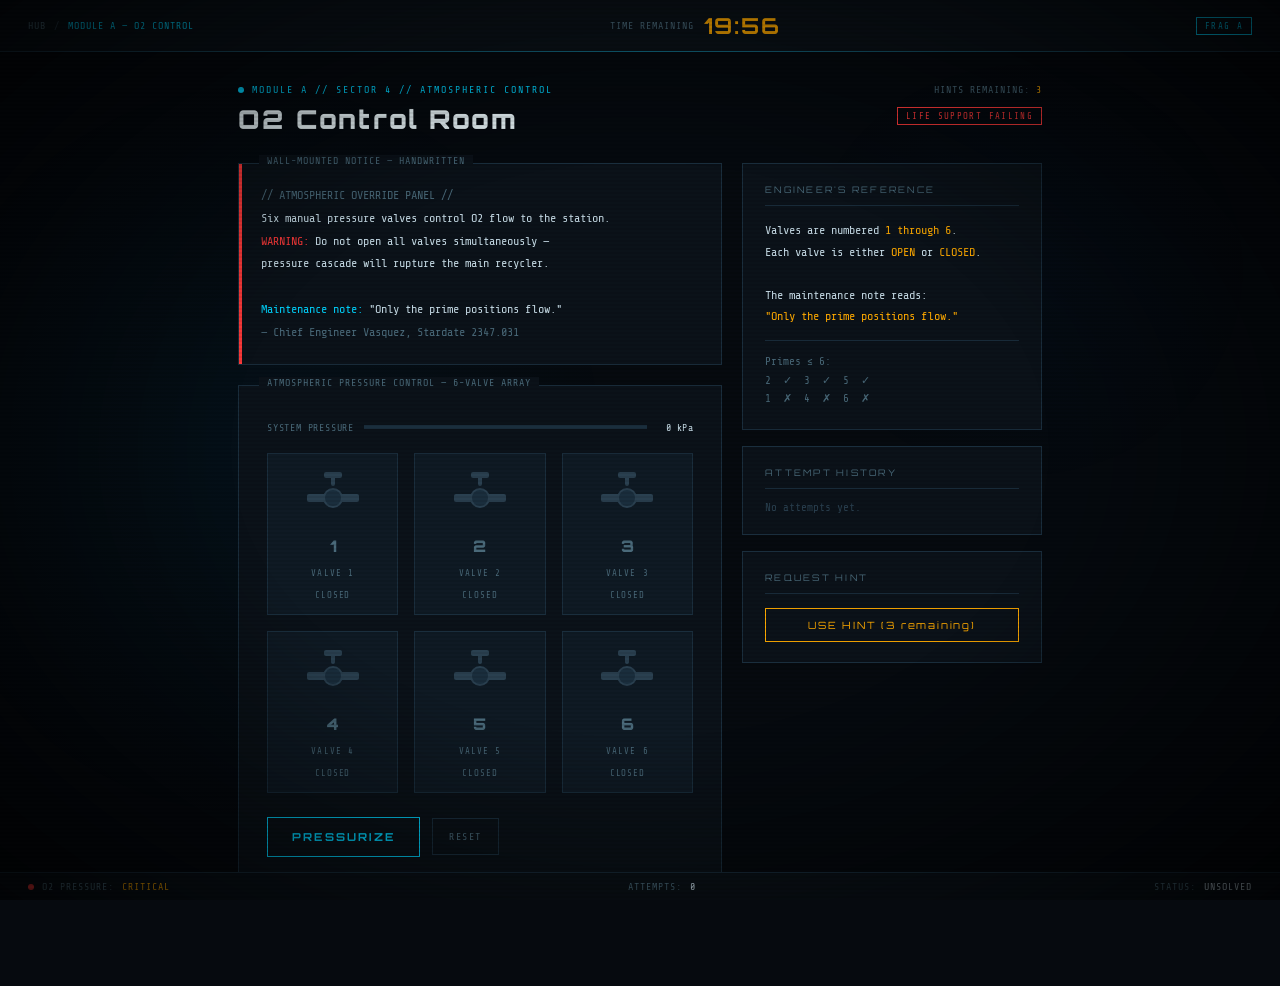
<file: o2.html>
<!DOCTYPE html>
<html lang="en">
<head>
  <meta charset="UTF-8">
  <meta name="viewport" content="width=device-width, initial-scale=1.0">
  <title>EREBUS — O2 Control</title>
  <link rel="stylesheet" href="../styles.css">
  <style>

    /* ── ROOM ATMOSPHERE ── */
    .room-bg {
      position: fixed;
      inset: 0;
      background:
        radial-gradient(ellipse 40% 60% at 20% 50%, rgba(0,150,220,0.05) 0%, transparent 70%),
        radial-gradient(ellipse 30% 40% at 80% 30%, rgba(0,80,180,0.04) 0%, transparent 60%);
      pointer-events: none;
      z-index: 1;
    }

    /* ── TOPBAR EXTRAS ── */
    .topbar { gap: 0; justify-content: space-between; }
    .topbar-left { display: flex; align-items: center; gap: 16px; }
    .breadcrumb {
      font-family: var(--font-mono);
      font-size: 10px;
      color: var(--muted);
      letter-spacing: 0.1em;
      display: flex;
      align-items: center;
      gap: 8px;
    }
    .breadcrumb a {
      color: var(--muted);
      text-decoration: none;
      transition: color 0.2s;
    }
    .breadcrumb a:hover { color: var(--accent); }
    .breadcrumb .sep { color: var(--dim); }
    .breadcrumb .current { color: var(--accent); }

    .timer-wrap { display: flex; align-items: center; gap: 10px; }
    .timer-label { font-family: var(--font-mono); font-size: 10px; color: var(--muted); letter-spacing: 0.1em; }

    /* ── SHELL ── */
    .room-shell {
      max-width: 860px;
      margin: 0 auto;
      padding: 32px 28px 100px;
      position: relative;
      z-index: 10;
    }

    /* ── ROOM HEADER ── */
    .room-header {
      display: flex;
      justify-content: space-between;
      align-items: flex-start;
      margin-bottom: 28px;
      opacity: 0;
      animation: fadeIn 0.6s ease 0.1s forwards;
    }
    .room-tag {
      font-family: var(--font-mono);
      font-size: 10px;
      letter-spacing: 0.2em;
      color: var(--accent);
      margin-bottom: 8px;
      display: flex;
      align-items: center;
      gap: 8px;
    }
    .room-tag::before {
      content: '';
      width: 6px; height: 6px;
      border-radius: 50%;
      background: var(--accent);
      animation: pulse 2s infinite;
    }
    .room-title {
      font-family: var(--font-hud);
      font-size: 26px;
      font-weight: 900;
      color: #e8f4f8;
      letter-spacing: 0.08em;
    }
    .room-status-wrap { text-align: right; }
    .hint-counter {
      font-family: var(--font-mono);
      font-size: 10px;
      color: var(--muted);
      letter-spacing: 0.1em;
      margin-bottom: 8px;
    }
    .hint-counter span { color: var(--warn); }

    /* ── TWO-COL LAYOUT ── */
    .room-body {
      display: grid;
      grid-template-columns: 1fr 300px;
      gap: 20px;
      align-items: start;
    }
    @media (max-width: 680px) {
      .room-body { grid-template-columns: 1fr; }
    }

    /* ── LORE LOG ── */
    .lore-log {
      border: 1px solid var(--border);
      background: var(--panel);
      padding: 20px 22px;
      margin-bottom: 20px;
      position: relative;
      opacity: 0;
      animation: fadeIn 0.6s ease 0.2s forwards;
    }
    .lore-log::after {
      content: '';
      position: absolute;
      top: 0; left: 0;
      width: 3px; height: 100%;
      background: var(--danger);
    }
    .log-entry {
      font-family: var(--font-mono);
      font-size: 12px;
      line-height: 1.9;
      color: var(--text);
    }
    .log-entry .ts { color: var(--muted); }
    .log-entry .hi { color: var(--accent); }
    .log-entry .alert { color: var(--danger); }

    /* ── VALVE PANEL ── */
    .valve-panel {
      border: 1px solid var(--border);
      background: var(--panel);
      padding: 28px;
      position: relative;
      opacity: 0;
      animation: fadeIn 0.6s ease 0.3s forwards;
    }
    .valve-panel-label {
      position: absolute;
      top: -9px; left: 20px;
      font-family: var(--font-mono);
      font-size: 10px;
      color: var(--muted);
      background: var(--panel);
      padding: 0 8px;
      letter-spacing: 0.1em;
    }

    .valve-grid {
      display: grid;
      grid-template-columns: repeat(3, 1fr);
      gap: 16px;
      margin: 8px 0 24px;
    }

    .valve {
      border: 1px solid var(--border);
      background: var(--panel-2);
      padding: 18px 12px 14px;
      display: flex;
      flex-direction: column;
      align-items: center;
      gap: 12px;
      cursor: pointer;
      transition: border-color 0.2s, background 0.2s;
      position: relative;
      user-select: none;
    }
    .valve:hover:not(.locked-out) { border-color: var(--border-hi); }
    .valve.open {
      border-color: var(--accent);
      background: rgba(0, 212, 255, 0.04);
    }
    .valve.open .valve-body { background: var(--accent); }
    .valve.open .valve-stem { background: var(--accent); }
    .valve.open .valve-label { color: var(--accent); }

    /* Valve SVG illustration */
    .valve-visual {
      width: 52px;
      height: 52px;
      position: relative;
    }
    .valve-pipe-h {
      position: absolute;
      top: 50%; left: 0; right: 0;
      height: 8px;
      margin-top: -4px;
      background: var(--dim);
      border-radius: 2px;
      transition: background 0.3s;
    }
    .valve.open .valve-pipe-h { background: rgba(0,212,255,0.3); }
    .valve-body {
      position: absolute;
      top: 50%; left: 50%;
      width: 20px; height: 20px;
      margin: -10px 0 0 -10px;
      background: var(--border);
      border-radius: 50%;
      border: 2px solid var(--dim);
      transition: background 0.3s, border-color 0.3s;
      z-index: 2;
    }
    .valve.open .valve-body { border-color: var(--accent); }
    .valve-stem {
      position: absolute;
      top: 0; left: 50%;
      width: 4px; height: 14px;
      margin-left: -2px;
      background: var(--dim);
      border-radius: 2px;
      transition: background 0.3s;
      z-index: 1;
    }
    .valve-handle {
      position: absolute;
      top: 0; left: 50%;
      width: 18px; height: 6px;
      margin-left: -9px;
      background: var(--dim);
      border-radius: 2px;
      transition: transform 0.3s, background 0.3s;
      z-index: 3;
    }
    .valve.open .valve-handle {
      transform: rotate(90deg);
      background: var(--accent);
    }

    .valve-id {
      font-family: var(--font-hud);
      font-size: 16px;
      font-weight: 900;
      color: var(--muted);
      transition: color 0.3s;
    }
    .valve.open .valve-id { color: var(--accent); }

    .valve-label {
      font-family: var(--font-mono);
      font-size: 9px;
      letter-spacing: 0.12em;
      color: var(--muted);
      text-align: center;
      transition: color 0.3s;
    }

    .valve-state {
      font-family: var(--font-mono);
      font-size: 9px;
      letter-spacing: 0.1em;
      color: var(--muted);
    }
    .valve.open .valve-state { color: var(--green); }

    /* pressure indicator */
    .pressure-row {
      display: flex;
      gap: 10px;
      align-items: center;
      margin-bottom: 20px;
    }
    .pressure-label {
      font-family: var(--font-mono);
      font-size: 10px;
      color: var(--muted);
      letter-spacing: 0.08em;
      white-space: nowrap;
    }
    .pressure-track {
      flex: 1;
      height: 4px;
      background: var(--border);
      position: relative;
    }
    .pressure-fill {
      position: absolute;
      top: 0; left: 0; height: 100%;
      background: var(--accent);
      transition: width 0.4s ease;
      width: 0%;
    }
    .pressure-val {
      font-family: var(--font-mono);
      font-size: 10px;
      color: var(--text);
      letter-spacing: 0.05em;
      min-width: 36px;
      text-align: right;
    }

    /* submit row */
    .submit-row {
      display: flex;
      gap: 12px;
      align-items: center;
    }
    .submit-btn {
      font-family: var(--font-hud);
      font-size: 11px;
      font-weight: 700;
      letter-spacing: 0.2em;
      padding: 12px 24px;
      border: 1px solid var(--accent);
      color: var(--accent);
      background: transparent;
      cursor: pointer;
      transition: all 0.2s;
    }
    .submit-btn:hover:not(:disabled) { background: rgba(0,212,255,0.08); }
    .submit-btn:disabled {
      border-color: var(--muted);
      color: var(--muted);
      cursor: not-allowed;
    }
    .reset-btn {
      font-family: var(--font-mono);
      font-size: 10px;
      letter-spacing: 0.15em;
      padding: 12px 16px;
      border: 1px solid var(--border);
      color: var(--muted);
      background: transparent;
      cursor: pointer;
      transition: all 0.2s;
    }
    .reset-btn:hover { border-color: var(--muted); color: var(--text); }

    .feedback {
      font-family: var(--font-mono);
      font-size: 11px;
      letter-spacing: 0.08em;
      flex: 1;
      transition: color 0.3s;
    }
    .feedback.ok     { color: var(--green); }
    .feedback.fail   { color: var(--danger); }
    .feedback.locked { color: var(--warn); }

    /* lockout overlay */
    .lockout-bar {
      position: absolute;
      bottom: 0; left: 0;
      height: 2px;
      background: var(--danger);
      width: 100%;
      transform: scaleX(0);
      transform-origin: left;
      transition: none;
    }
    .lockout-bar.animating {
      transform: scaleX(1);
      transition: transform 15s linear;
    }

    /* ── SIDE PANEL ── */
    .side-panels { display: flex; flex-direction: column; gap: 16px; }

    /* clue panel */
    .clue-panel {
      border: 1px solid var(--border);
      background: var(--panel);
      padding: 20px 22px;
      position: relative;
      opacity: 0;
      animation: fadeIn 0.6s ease 0.4s forwards;
    }
    .clue-title {
      font-family: var(--font-hud);
      font-size: 9px;
      letter-spacing: 0.25em;
      color: var(--muted);
      border-bottom: 1px solid var(--border);
      padding-bottom: 10px;
      margin-bottom: 14px;
    }
    .clue-text {
      font-family: var(--font-mono);
      font-size: 12px;
      line-height: 1.8;
      color: var(--text);
    }
    .clue-text strong { color: var(--warn); font-weight: normal; }
    .clue-scratch {
      margin-top: 12px;
      padding-top: 12px;
      border-top: 1px solid var(--border);
      font-family: var(--font-mono);
      font-size: 11px;
      color: var(--muted);
      line-height: 1.7;
    }

    /* attempt history */
    .history-panel {
      border: 1px solid var(--border);
      background: var(--panel);
      padding: 20px 22px;
      opacity: 0;
      animation: fadeIn 0.6s ease 0.5s forwards;
    }
    .history-title {
      font-family: var(--font-hud);
      font-size: 9px;
      letter-spacing: 0.25em;
      color: var(--muted);
      border-bottom: 1px solid var(--border);
      padding-bottom: 10px;
      margin-bottom: 12px;
    }
    .attempt-list { list-style: none; }
    .attempt-item {
      display: flex;
      justify-content: space-between;
      align-items: center;
      padding: 6px 0;
      border-bottom: 1px solid rgba(26,46,61,0.4);
      font-family: var(--font-mono);
      font-size: 10px;
    }
    .attempt-item:last-child { border-bottom: none; }
    .attempt-valves { color: var(--text); letter-spacing: 0.05em; }
    .attempt-result { }
    .attempt-result.fail { color: var(--danger); }
    .attempt-result.ok   { color: var(--green); }
    .no-attempts { font-family: var(--font-mono); font-size: 11px; color: var(--dim); }

    /* hint panel */
    .hint-panel {
      border: 1px solid var(--border);
      background: var(--panel);
      padding: 20px 22px;
      opacity: 0;
      animation: fadeIn 0.6s ease 0.6s forwards;
    }
    .hint-title {
      font-family: var(--font-hud);
      font-size: 9px;
      letter-spacing: 0.25em;
      color: var(--muted);
      border-bottom: 1px solid var(--border);
      padding-bottom: 10px;
      margin-bottom: 14px;
    }
    .hint-btn {
      width: 100%;
      font-family: var(--font-hud);
      font-size: 10px;
      letter-spacing: 0.18em;
      padding: 10px;
      border: 1px solid var(--warn);
      color: var(--warn);
      background: transparent;
      cursor: pointer;
      transition: all 0.2s;
    }
    .hint-btn:hover:not(:disabled) { background: rgba(255,170,0,0.06); }
    .hint-btn:disabled { border-color: var(--dim); color: var(--dim); cursor: not-allowed; }
    .hint-text {
      font-family: var(--font-mono);
      font-size: 11px;
      line-height: 1.8;
      color: var(--warn);
      margin-top: 12px;
      display: none;
    }
    .hint-text.visible { display: block; }

    /* ── SUCCESS OVERLAY ── */
    .success-overlay {
      position: fixed;
      inset: 0;
      background: rgba(6,10,15,0.92);
      z-index: 300;
      display: flex;
      align-items: center;
      justify-content: center;
      opacity: 0;
      pointer-events: none;
      transition: opacity 0.5s;
    }
    .success-overlay.show { opacity: 1; pointer-events: all; }
    .success-card {
      border: 1px solid var(--green);
      background: var(--panel);
      padding: 48px 52px;
      text-align: center;
      max-width: 460px;
      width: 90%;
      position: relative;
    }
    .success-card::before, .success-card::after {
      content: '';
      position: absolute;
      height: 2px;
      left: 0; right: 0;
      background: linear-gradient(90deg, transparent, var(--green), transparent);
    }
    .success-card::before { top: 0; }
    .success-card::after  { bottom: 0; }
    .success-icon {
      font-family: var(--font-hud);
      font-size: 48px;
      color: var(--green);
      margin-bottom: 20px;
      display: block;
    }
    .success-title {
      font-family: var(--font-hud);
      font-size: 18px;
      font-weight: 700;
      color: #e8f4f8;
      letter-spacing: 0.1em;
      margin-bottom: 10px;
    }
    .success-sub {
      font-family: var(--font-mono);
      font-size: 12px;
      color: var(--muted);
      letter-spacing: 0.05em;
      line-height: 1.8;
      margin-bottom: 8px;
    }
    .fragment-reveal {
      font-family: var(--font-hud);
      font-size: 28px;
      font-weight: 900;
      color: var(--green);
      letter-spacing: 0.3em;
      margin: 20px 0 28px;
      border: 1px solid rgba(0,255,136,0.3);
      padding: 14px 24px;
      display: inline-block;
    }
    .success-actions { display: flex; gap: 12px; justify-content: center; flex-wrap: wrap; }
    .success-btn {
      font-family: var(--font-hud);
      font-size: 10px;
      font-weight: 700;
      letter-spacing: 0.2em;
      padding: 12px 22px;
      border: 1px solid var(--accent);
      color: var(--accent);
      background: transparent;
      cursor: pointer;
      text-decoration: none;
      transition: all 0.2s;
    }
    .success-btn:hover { background: rgba(0,212,255,0.08); }
    .success-btn.secondary {
      border-color: var(--border);
      color: var(--muted);
    }
    .success-btn.secondary:hover { border-color: var(--muted); color: var(--text); }

    /* lore easter egg on success */
    .lore-reveal {
      margin-top: 20px;
      padding-top: 18px;
      border-top: 1px solid var(--border);
      font-family: var(--font-mono);
      font-size: 11px;
      color: var(--muted);
      line-height: 1.8;
      text-align: left;
    }
    .lore-reveal strong { color: var(--warn); font-weight: normal; }

  </style>
</head>
<body>

<div class="scanlines"></div>
<div class="vignette"></div>
<div class="room-bg"></div>

<!-- SUCCESS OVERLAY -->
<div class="success-overlay" id="success-overlay">
  <div class="success-card">
    <span class="success-icon">✓</span>
    <div class="success-title">O2 SYSTEMS RESTORED</div>
    <div class="success-sub">Atmospheric pressure nominal.<br>Fragment A recovered from override console.</div>
    <div class="fragment-reveal" id="fragment-display">4471</div>
    <div class="success-sub" style="font-size:10px">Fragment saved automatically.</div>
    <div class="success-actions">
      <a href="../hub.html" class="success-btn">‹ RETURN TO HUB</a>
      <button class="success-btn secondary" onclick="document.getElementById('success-overlay').classList.remove('show')">VIEW ROOM</button>
    </div>
    <div class="lore-reveal">
      <strong>// RECOVERED LOG — DR. PETROV — DAY 81</strong><br>
      "The O2 recyclers are failing faster than projected. Yuen says it's the algae — something in the bio-cultures mutated. I've had to override the pressure sequence manually three times this week. Whatever it is, it's spreading to the water supply too."
    </div>
  </div>
</div>

<!-- TOP BAR -->
<header class="topbar">
  <div class="topbar-left">
    <div class="breadcrumb">
      <a href="../hub.html">HUB</a>
      <span class="sep">/</span>
      <span class="current">MODULE A — O2 CONTROL</span>
    </div>
  </div>
  <div class="timer-wrap">
    <div class="timer-label">TIME REMAINING</div>
    <div class="timer" id="timer">20:00</div>
  </div>
  <div class="badge badge--accent" style="font-size:9px">FRAG A</div>
</header>

<main class="room-shell">

  <!-- ROOM HEADER -->
  <div class="room-header">
    <div>
      <div class="room-tag">MODULE A // SECTOR 4 // ATMOSPHERIC CONTROL</div>
      <div class="room-title">O2 Control Room</div>
    </div>
    <div class="room-status-wrap">
      <div class="hint-counter">HINTS REMAINING: <span id="hint-count">3</span></div>
      <div class="badge badge--danger">LIFE SUPPORT FAILING</div>
    </div>
  </div>

  <div class="room-body">
    <!-- LEFT COLUMN -->
    <div>

      <!-- LORE LOG -->
      <div class="lore-log">
        <div class="panel-label">WALL-MOUNTED NOTICE — HANDWRITTEN</div>
        <div class="log-entry">
          <span class="ts">// ATMOSPHERIC OVERRIDE PANEL //</span><br>
          Six manual pressure valves control O2 flow to the station.<br>
          <span class="alert">WARNING:</span> Do not open all valves simultaneously —<br>
          pressure cascade will rupture the main recycler.<br><br>
          <span class="hi">Maintenance note:</span> "Only the prime positions flow."<br>
          <span class="ts">— Chief Engineer Vasquez, Stardate 2347.031</span>
        </div>
      </div>

      <!-- VALVE PANEL -->
      <div class="valve-panel" id="valve-panel">
        <div class="valve-panel-label">ATMOSPHERIC PRESSURE CONTROL — 6-VALVE ARRAY</div>

        <!-- pressure meter -->
        <div class="pressure-row" style="margin-top:8px">
          <div class="pressure-label">SYSTEM PRESSURE</div>
          <div class="pressure-track">
            <div class="pressure-fill" id="pressure-fill"></div>
          </div>
          <div class="pressure-val" id="pressure-val">0 kPa</div>
        </div>

        <!-- valves -->
        <div class="valve-grid" id="valve-grid">
          <!-- generated by JS -->
        </div>

        <div class="submit-row">
          <button class="submit-btn" id="submit-btn" onclick="checkSolution()">PRESSURIZE</button>
          <button class="reset-btn" onclick="resetValves()">RESET</button>
          <div class="feedback" id="feedback"></div>
        </div>

        <!-- lockout progress bar -->
        <div class="lockout-bar" id="lockout-bar"></div>
      </div>

    </div>

    <!-- RIGHT COLUMN -->
    <div class="side-panels">

      <!-- CLUE PANEL -->
      <div class="clue-panel">
        <div class="clue-title">ENGINEER'S REFERENCE</div>
        <div class="clue-text">
          Valves are numbered <strong>1 through 6</strong>.<br>
          Each valve is either <strong>OPEN</strong> or <strong>CLOSED</strong>.<br><br>
          The maintenance note reads:<br>
          <strong>"Only the prime positions flow."</strong>
        </div>
        <div class="clue-scratch">
          Primes ≤ 6:<br>
          2 &nbsp;✓ &nbsp;3 &nbsp;✓ &nbsp;5 &nbsp;✓<br>
          1 &nbsp;✗ &nbsp;4 &nbsp;✗ &nbsp;6 &nbsp;✗
        </div>
      </div>

      <!-- ATTEMPT HISTORY -->
      <div class="history-panel">
        <div class="history-title">ATTEMPT HISTORY</div>
        <ul class="attempt-list" id="attempt-list">
          <li class="no-attempts" id="no-attempts">No attempts yet.</li>
        </ul>
      </div>

      <!-- HINT -->
      <div class="hint-panel">
        <div class="hint-title">REQUEST HINT</div>
        <button class="hint-btn" id="hint-btn" onclick="useHint()">USE HINT (3 remaining)</button>
        <div class="hint-text" id="hint-text"></div>
      </div>

    </div>
  </div>
</main>

<!-- BOTTOM HUD -->
<div class="hud-bar">
  <div class="hud-item"><div class="hud-dot"></div>O2 PRESSURE: <span id="hud-pressure">CRITICAL</span></div>
  <div class="hud-item">ATTEMPTS: <span id="hud-attempts">0</span></div>
  <div class="hud-item">STATUS: <span id="hud-status">UNSOLVED</span></div>
</div>

<script>
  /* ══════════════════════
     STATE
  ══════════════════════ */
  const SOLUTION   = [false, true, true, false, true, false]; // valves 1-6; open = true; primes: 2,3,5
  const FRAGMENT   = '4471';
  const LOCKOUT_S  = 15;

  const hints = [
    "The note says \"prime positions.\" In mathematics, a prime number is only divisible by 1 and itself.",
    "The primes between 1 and 6 are: 2, 3, and 5. Open exactly those three valves.",
    "Open valves 2, 3, and 5. Leave valves 1, 4, and 6 closed."
  ];

  let valveState   = [false, false, false, false, false, false];
  let attempts     = [];
  let hintsLeft    = 3;
  let lockedOut    = false;
  let solved       = false;

  /* ══════════════════════
     TIMER
  ══════════════════════ */
  let totalSeconds = 20 * 60;
  const savedTime  = localStorage.getItem('erebus-time');
  if (savedTime) totalSeconds = parseInt(savedTime, 10);

  const timerEl = document.getElementById('timer');
  function formatTime(s) {
    return `${Math.floor(s/60).toString().padStart(2,'0')}:${(s%60).toString().padStart(2,'0')}`;
  }
  timerEl.textContent = formatTime(totalSeconds);

  const timerInterval = setInterval(() => {
    totalSeconds--;
    localStorage.setItem('erebus-time', totalSeconds);
    timerEl.textContent = formatTime(totalSeconds);
    if (totalSeconds <= 60) timerEl.classList.add('critical');
    if (totalSeconds <= 0) {
      clearInterval(timerInterval);
      document.body.innerHTML = `
        <div style="display:flex;align-items:center;justify-content:center;height:100vh;
             font-family:'Orbitron',sans-serif;font-size:28px;color:#ff3b3b;letter-spacing:0.15em;
             text-align:center;flex-direction:column;gap:16px;background:#060a0f;">
          <div>LIFE SUPPORT FAILURE</div>
          <div style="font-size:12px;color:#4a6a7a;font-family:'Share Tech Mono',monospace;letter-spacing:0.2em">
            MISSION FAILED — <a href="../hub.html" style="color:#00d4ff">RETURN TO HUB</a>
          </div>
        </div>`;
    }
  }, 1000);

  /* ══════════════════════
     BUILD VALVES
  ══════════════════════ */
  function buildGrid() {
    const grid = document.getElementById('valve-grid');
    grid.innerHTML = '';
    for (let i = 0; i < 6; i++) {
      const open = valveState[i];
      const div = document.createElement('div');
      div.className = `valve${open ? ' open' : ''}`;
      div.id = `valve-${i}`;
      div.onclick = () => toggleValve(i);
      div.innerHTML = `
        <div class="valve-visual">
          <div class="valve-pipe-h"></div>
          <div class="valve-stem"></div>
          <div class="valve-handle"></div>
          <div class="valve-body"></div>
        </div>
        <div class="valve-id">${i+1}</div>
        <div class="valve-label">VALVE ${i+1}</div>
        <div class="valve-state">${open ? 'OPEN' : 'CLOSED'}</div>
      `;
      grid.appendChild(div);
    }
    updatePressure();
  }

  function toggleValve(i) {
    if (lockedOut || solved) return;
    valveState[i] = !valveState[i];
    const el = document.getElementById(`valve-${i}`);
    el.classList.toggle('open', valveState[i]);
    el.querySelector('.valve-state').textContent = valveState[i] ? 'OPEN' : 'CLOSED';
    updatePressure();
    document.getElementById('feedback').textContent = '';
    document.getElementById('feedback').className = 'feedback';
  }

  function resetValves() {
    if (lockedOut || solved) return;
    valveState = [false, false, false, false, false, false];
    buildGrid();
    setFeedback('', '');
  }

  /* ══════════════════════
     PRESSURE METER
  ══════════════════════ */
  function updatePressure() {
    const openCount = valveState.filter(Boolean).length;
    const pct       = Math.round((openCount / 3) * 100);
    const kpa       = Math.round(openCount * 26.7);
    const fill      = document.getElementById('pressure-fill');
    const val       = document.getElementById('pressure-val');
    const hud       = document.getElementById('hud-pressure');

    fill.style.width = Math.min(pct, 100) + '%';
    fill.style.background = openCount > 3 ? 'var(--danger)' : openCount === 3 ? 'var(--green)' : 'var(--accent)';
    val.textContent  = `${kpa} kPa`;
    val.style.color  = openCount > 3 ? 'var(--danger)' : openCount === 3 ? 'var(--green)' : 'var(--text)';
    hud.textContent  = openCount === 0 ? 'CRITICAL' : openCount <= 2 ? 'LOW' : openCount === 3 ? 'NOMINAL' : 'OVERPRESSURE';
    hud.style.color  = openCount > 3 ? 'var(--danger)' : openCount === 3 ? 'var(--green)' : 'var(--warn)';
  }

  /* ══════════════════════
     CHECK SOLUTION
  ══════════════════════ */
  function checkSolution() {
    if (lockedOut || solved) return;

    const correct = SOLUTION.every((s, i) => s === valveState[i]);
    const openNums = valveState.map((v,i) => v ? i+1 : null).filter(Boolean);
    const label    = openNums.length ? openNums.join(', ') : 'none';

    attempts.push({ valves: label, correct });
    updateHistory();
    document.getElementById('hud-attempts').textContent = attempts.length;

    if (correct) {
      handleSolve();
    } else {
      triggerLockout();
      setFeedback('INCORRECT — pressure cascade risk. System locked for 15s.', 'fail');
    }
  }

  function handleSolve() {
    solved = true;
    clearInterval(timerInterval);

    // save fragment
    const state = JSON.parse(localStorage.getItem('erebus') || '{}');
    state.A = FRAGMENT;
    localStorage.setItem('erebus', JSON.stringify(state));

    setFeedback('CORRECT — O2 systems nominal. Fragment A recovered.', 'ok');
    document.getElementById('hud-status').textContent = 'SOLVED';
    document.getElementById('hud-status').style.color = 'var(--green)';

    setTimeout(() => {
      document.getElementById('success-overlay').classList.add('show');
    }, 800);
  }

  /* ══════════════════════
     LOCKOUT
  ══════════════════════ */
  function triggerLockout() {
    lockedOut = true;
    document.getElementById('submit-btn').disabled = true;

    const bar = document.getElementById('lockout-bar');
    bar.classList.remove('animating');
    void bar.offsetWidth; // reflow
    bar.classList.add('animating');

    setTimeout(() => {
      lockedOut = false;
      document.getElementById('submit-btn').disabled = false;
      bar.classList.remove('animating');
      setFeedback('System unlocked. Try again.', 'locked');
    }, LOCKOUT_S * 1000);
  }

  /* ══════════════════════
     FEEDBACK
  ══════════════════════ */
  function setFeedback(msg, type) {
    const el = document.getElementById('feedback');
    el.textContent = msg;
    el.className   = `feedback${type ? ' ' + type : ''}`;
  }

  /* ══════════════════════
     HISTORY
  ══════════════════════ */
  function updateHistory() {
    const list = document.getElementById('attempt-list');
    const none = document.getElementById('no-attempts');
    if (none) none.remove();
    list.innerHTML = '';
    [...attempts].reverse().slice(0, 6).forEach((a, i) => {
      const li = document.createElement('li');
      li.className = 'attempt-item';
      li.innerHTML = `
        <span class="attempt-valves">Valves: ${a.valves || '—'}</span>
        <span class="attempt-result ${a.correct ? 'ok' : 'fail'}">${a.correct ? '✓ CORRECT' : '✗ WRONG'}</span>
      `;
      list.appendChild(li);
    });
  }

  /* ══════════════════════
     HINTS
  ══════════════════════ */
  function useHint() {
    if (hintsLeft <= 0 || solved) return;

    const used   = 3 - hintsLeft;
    const hintEl = document.getElementById('hint-text');
    const btn    = document.getElementById('hint-btn');

    hintEl.textContent = hints[used];
    hintEl.classList.add('visible');
    hintsLeft--;

    document.getElementById('hint-count').textContent = hintsLeft;
    btn.textContent = `USE HINT (${hintsLeft} remaining)`;
    if (hintsLeft <= 0) btn.disabled = true;

    // also save global hints to localStorage
    const state = JSON.parse(localStorage.getItem('erebus') || '{}');
    state.hintsUsed = (state.hintsUsed || 0) + 1;
    localStorage.setItem('erebus', JSON.stringify(state));
  }

  /* ══════════════════════
     CHECK IF ALREADY SOLVED
  ══════════════════════ */
  window.addEventListener('DOMContentLoaded', () => {
    const state = JSON.parse(localStorage.getItem('erebus') || '{}');
    if (state.A) {
      solved = true;
      // show correct solution
      valveState = [...SOLUTION];
      buildGrid();
      setFeedback('O2 systems already restored. Fragment A: ' + FRAGMENT, 'ok');
      document.getElementById('hud-status').textContent = 'SOLVED';
      document.getElementById('hud-status').style.color = 'var(--green)';
      document.getElementById('submit-btn').disabled = true;
    } else {
      buildGrid();
    }

    // sync hints from global state
    const globalHintsUsed = state.hintsUsed || 0;
    hintsLeft = Math.max(0, 3 - globalHintsUsed);
    document.getElementById('hint-count').textContent = hintsLeft;
    document.getElementById('hint-btn').textContent = `USE HINT (${hintsLeft} remaining)`;
    if (hintsLeft <= 0) document.getElementById('hint-btn').disabled = true;
  });

  buildGrid();
</script>
</body>
</html>
</file>
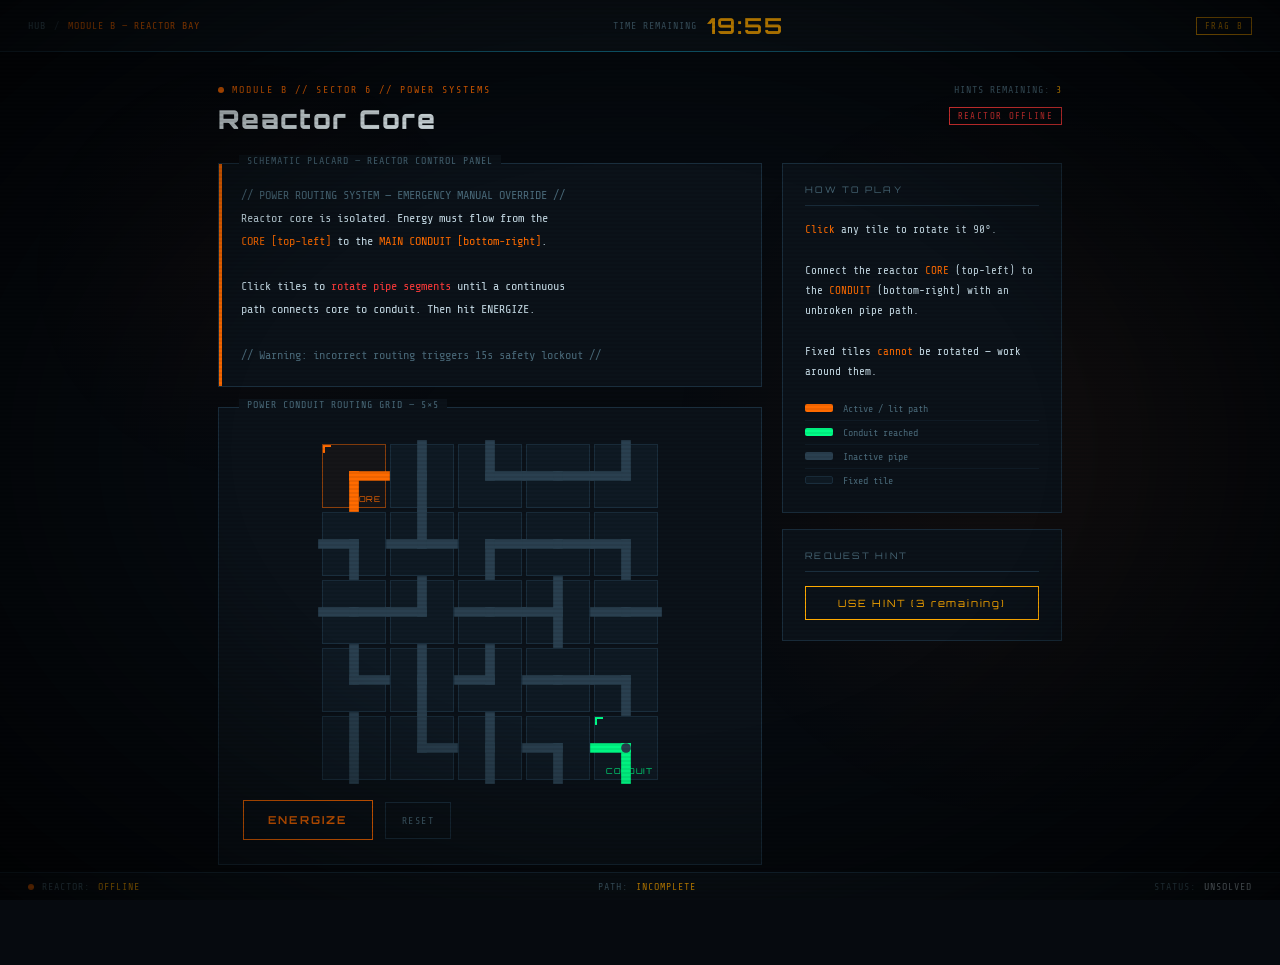
<file: reactor.html>
<!DOCTYPE html>
<html lang="en">
<head>
  <meta charset="UTF-8">
  <meta name="viewport" content="width=device-width, initial-scale=1.0">
  <title>EREBUS — Reactor Bay</title>
  <link rel="stylesheet" href="../styles.css">
  <style>

    .room-bg {
      position: fixed; inset: 0;
      background:
        radial-gradient(ellipse 40% 60% at 80% 50%, rgba(255,100,0,0.05) 0%, transparent 70%),
        radial-gradient(ellipse 30% 40% at 20% 30%, rgba(200,60,0,0.04) 0%, transparent 60%);
      pointer-events: none; z-index: 1;
    }

    .topbar { justify-content: space-between; }
    .topbar-left { display: flex; align-items: center; gap: 16px; }
    .breadcrumb {
      font-family: var(--font-mono); font-size: 10px; color: var(--muted);
      letter-spacing: 0.1em; display: flex; align-items: center; gap: 8px;
    }
    .breadcrumb a { color: var(--muted); text-decoration: none; transition: color 0.2s; }
    .breadcrumb a:hover { color: var(--orange); }
    .breadcrumb .sep { color: var(--dim); }
    .breadcrumb .current { color: var(--orange); }
    .timer-wrap { display: flex; align-items: center; gap: 10px; }
    .timer-label { font-family: var(--font-mono); font-size: 10px; color: var(--muted); letter-spacing: 0.1em; }

    .room-shell {
      max-width: 900px; margin: 0 auto;
      padding: 32px 28px 100px; position: relative; z-index: 10;
    }

    .room-header {
      display: flex; justify-content: space-between; align-items: flex-start;
      margin-bottom: 28px; opacity: 0; animation: fadeIn 0.6s ease 0.1s forwards;
    }
    .room-tag {
      font-family: var(--font-mono); font-size: 10px; letter-spacing: 0.2em;
      color: var(--orange); margin-bottom: 8px; display: flex; align-items: center; gap: 8px;
    }
    .room-tag::before {
      content: ''; width: 6px; height: 6px; border-radius: 50%;
      background: var(--orange); animation: pulse 2s infinite;
    }
    .room-title {
      font-family: var(--font-hud); font-size: 26px; font-weight: 900;
      color: #e8f4f8; letter-spacing: 0.08em;
    }

    .room-body {
      display: grid; grid-template-columns: 1fr 280px;
      gap: 20px; align-items: start;
    }
    @media (max-width: 680px) { .room-body { grid-template-columns: 1fr; } }

    /* ── LORE LOG ── */
    .lore-log {
      border: 1px solid var(--border); background: var(--panel);
      padding: 20px 22px; margin-bottom: 20px; position: relative;
      opacity: 0; animation: fadeIn 0.6s ease 0.2s forwards;
    }
    .lore-log::after {
      content: ''; position: absolute; top: 0; left: 0;
      width: 3px; height: 100%; background: var(--orange);
    }
    .log-entry {
      font-family: var(--font-mono); font-size: 12px; line-height: 1.9; color: var(--text);
    }
    .log-entry .ts  { color: var(--muted); }
    .log-entry .hi  { color: var(--orange); }
    .log-entry .alert { color: var(--danger); }

    /* ── PIPE GRID ── */
    .pipe-panel {
      border: 1px solid var(--border); background: var(--panel);
      padding: 24px; position: relative;
      opacity: 0; animation: fadeIn 0.6s ease 0.3s forwards;
    }
    .pipe-panel-label {
      position: absolute; top: -9px; left: 20px;
      font-family: var(--font-mono); font-size: 10px; color: var(--muted);
      background: var(--panel); padding: 0 8px; letter-spacing: 0.1em;
    }

    .grid-wrap {
      display: flex; justify-content: center;
      margin: 12px 0 20px;
    }

    .pipe-grid {
      display: grid;
      grid-template-columns: repeat(5, 64px);
      grid-template-rows: repeat(5, 64px);
      gap: 4px;
    }

    .tile {
      width: 64px; height: 64px;
      background: var(--panel-2);
      border: 1px solid var(--border);
      cursor: pointer;
      position: relative;
      transition: border-color 0.2s;
      user-select: none;
    }
    .tile:hover:not(.fixed) { border-color: var(--border-hi); }
    .tile.fixed { cursor: default; }
    .tile.lit   { border-color: rgba(255,107,0,0.5); background: rgba(255,107,0,0.04); }

    /* pipe segments drawn with CSS */
    .tile svg {
      position: absolute; inset: 0;
      width: 100%; height: 100%;
      overflow: visible;
    }
    .pipe-seg {
      stroke: var(--dim); stroke-width: 10;
      stroke-linecap: square; fill: none;
      transition: stroke 0.3s;
    }
    .tile.lit .pipe-seg { stroke: var(--orange); }
    .tile.source .pipe-seg { stroke: var(--orange); }
    .tile.target .pipe-seg { stroke: var(--green); }
    .tile.target.lit .pipe-seg { stroke: var(--green); }

    .tile-label {
      position: absolute; bottom: 3px; right: 5px;
      font-family: var(--font-hud); font-size: 8px;
      color: var(--dim); letter-spacing: 0.05em;
      pointer-events: none;
    }
    .tile.source .tile-label { color: var(--orange); }
    .tile.target .tile-label { color: var(--green); }

    /* corner accents for source/target */
    .tile.source::before, .tile.target::before {
      content: ''; position: absolute;
      top: 0; left: 0; width: 8px; height: 8px;
      border-top: 2px solid var(--orange); border-left: 2px solid var(--orange);
    }
    .tile.target::before {
      border-color: var(--green);
    }

    .panel-footer {
      display: flex; gap: 12px; align-items: center; flex-wrap: wrap;
    }
    .submit-btn {
      font-family: var(--font-hud); font-size: 11px; font-weight: 700;
      letter-spacing: 0.2em; padding: 12px 24px;
      border: 1px solid var(--orange); color: var(--orange);
      background: transparent; cursor: pointer; transition: all 0.2s;
    }
    .submit-btn:hover:not(:disabled) { background: rgba(255,107,0,0.08); }
    .submit-btn:disabled { border-color: var(--muted); color: var(--muted); cursor: not-allowed; }
    .reset-btn {
      font-family: var(--font-mono); font-size: 10px; letter-spacing: 0.15em;
      padding: 12px 16px; border: 1px solid var(--border); color: var(--muted);
      background: transparent; cursor: pointer; transition: all 0.2s;
    }
    .reset-btn:hover { border-color: var(--muted); color: var(--text); }
    .feedback {
      font-family: var(--font-mono); font-size: 11px; letter-spacing: 0.08em; flex: 1;
    }
    .feedback.ok   { color: var(--green); }
    .feedback.fail { color: var(--danger); }

    .lockout-bar {
      position: absolute; bottom: 0; left: 0; height: 2px;
      background: var(--danger); width: 100%;
      transform: scaleX(0); transform-origin: left; transition: none;
    }
    .lockout-bar.animating { transform: scaleX(1); transition: transform 15s linear; }

    /* ── SIDE PANELS ── */
    .side-panels { display: flex; flex-direction: column; gap: 16px; }

    .info-panel {
      border: 1px solid var(--border); background: var(--panel); padding: 20px 22px;
      opacity: 0; animation: fadeIn 0.6s ease 0.4s forwards;
    }
    .panel-title {
      font-family: var(--font-hud); font-size: 9px; letter-spacing: 0.25em; color: var(--muted);
      border-bottom: 1px solid var(--border); padding-bottom: 10px; margin-bottom: 14px;
    }
    .info-text {
      font-family: var(--font-mono); font-size: 11px; line-height: 1.85; color: var(--text);
    }
    .info-text strong { color: var(--orange); font-weight: normal; }

    .legend-row {
      display: flex; align-items: center; gap: 10px;
      padding: 6px 0; border-bottom: 1px solid rgba(26,46,61,0.4);
      font-family: var(--font-mono); font-size: 10px; color: var(--muted);
    }
    .legend-row:last-child { border-bottom: none; }
    .legend-swatch {
      width: 28px; height: 8px; border-radius: 2px; flex-shrink: 0;
    }

    .hint-panel {
      border: 1px solid var(--border); background: var(--panel); padding: 20px 22px;
      opacity: 0; animation: fadeIn 0.6s ease 0.5s forwards;
    }
    .hint-btn {
      width: 100%; font-family: var(--font-hud); font-size: 10px; letter-spacing: 0.18em;
      padding: 10px; border: 1px solid var(--warn); color: var(--warn);
      background: transparent; cursor: pointer; transition: all 0.2s;
    }
    .hint-btn:hover:not(:disabled) { background: rgba(255,170,0,0.06); }
    .hint-btn:disabled { border-color: var(--dim); color: var(--dim); cursor: not-allowed; }
    .hint-text {
      font-family: var(--font-mono); font-size: 11px; line-height: 1.8; color: var(--warn);
      margin-top: 12px; display: none;
    }
    .hint-text.visible { display: block; }

    /* ── SUCCESS OVERLAY ── */
    .success-overlay {
      position: fixed; inset: 0; background: rgba(6,10,15,0.92); z-index: 300;
      display: flex; align-items: center; justify-content: center;
      opacity: 0; pointer-events: none; transition: opacity 0.5s;
    }
    .success-overlay.show { opacity: 1; pointer-events: all; }
    .success-card {
      border: 1px solid var(--green); background: var(--panel);
      padding: 48px 52px; text-align: center; max-width: 460px; width: 90%; position: relative;
    }
    .success-card::before, .success-card::after {
      content: ''; position: absolute; height: 2px; left: 0; right: 0;
      background: linear-gradient(90deg, transparent, var(--green), transparent);
    }
    .success-card::before { top: 0; } .success-card::after { bottom: 0; }
    .success-icon { font-family: var(--font-hud); font-size: 48px; color: var(--green); margin-bottom: 20px; display: block; }
    .success-title { font-family: var(--font-hud); font-size: 18px; font-weight: 700; color: #e8f4f8; letter-spacing: 0.1em; margin-bottom: 10px; }
    .success-sub { font-family: var(--font-mono); font-size: 12px; color: var(--muted); letter-spacing: 0.05em; line-height: 1.8; margin-bottom: 8px; }
    .fragment-reveal {
      font-family: var(--font-hud); font-size: 28px; font-weight: 900; color: var(--green);
      letter-spacing: 0.3em; margin: 20px 0 28px;
      border: 1px solid rgba(0,255,136,0.3); padding: 14px 24px; display: inline-block;
    }
    .success-actions { display: flex; gap: 12px; justify-content: center; flex-wrap: wrap; }
    .success-btn {
      font-family: var(--font-hud); font-size: 10px; font-weight: 700; letter-spacing: 0.2em;
      padding: 12px 22px; border: 1px solid var(--accent); color: var(--accent);
      background: transparent; cursor: pointer; text-decoration: none; transition: all 0.2s;
    }
    .success-btn:hover { background: rgba(0,212,255,0.08); }
    .success-btn.secondary { border-color: var(--border); color: var(--muted); }
    .success-btn.secondary:hover { border-color: var(--muted); color: var(--text); }
    .lore-reveal {
      margin-top: 20px; padding-top: 18px; border-top: 1px solid var(--border);
      font-family: var(--font-mono); font-size: 11px; color: var(--muted);
      line-height: 1.8; text-align: left;
    }
    .lore-reveal strong { color: var(--warn); font-weight: normal; }

  </style>
</head>
<body>

<div class="scanlines"></div>
<div class="vignette"></div>
<div class="room-bg"></div>

<!-- SUCCESS OVERLAY -->
<div class="success-overlay" id="success-overlay">
  <div class="success-card">
    <span class="success-icon">✓</span>
    <div class="success-title">REACTOR ONLINE</div>
    <div class="success-sub">Power routed to main grid.<br>Fragment B recovered from reactor console.</div>
    <div class="fragment-reveal" id="fragment-display">8823</div>
    <div class="success-sub" style="font-size:10px">Fragment saved automatically.</div>
    <div class="success-actions">
      <a href="../hub.html" class="success-btn">‹ RETURN TO HUB</a>
      <button class="success-btn secondary" onclick="document.getElementById('success-overlay').classList.remove('show')">VIEW ROOM</button>
    </div>
    <div class="lore-reveal">
      <strong>// RECOVERED LOG — ENGINEER VASQUEZ — DAY 88</strong><br>
      "Reactor went into emergency shutdown at 03:00. No fault in the core — someone manually rerouted the conduits. The path makes no sense unless you're trying to isolate Lab 7 from the rest of the grid. Petrov won't explain why."
    </div>
  </div>
</div>

<!-- TOP BAR -->
<header class="topbar">
  <div class="topbar-left">
    <div class="breadcrumb">
      <a href="../hub.html">HUB</a>
      <span class="sep">/</span>
      <span class="current">MODULE B — REACTOR BAY</span>
    </div>
  </div>
  <div class="timer-wrap">
    <div class="timer-label">TIME REMAINING</div>
    <div class="timer" id="timer">20:00</div>
  </div>
  <div class="badge badge--warn" style="font-size:9px">FRAG B</div>
</header>

<main class="room-shell">

  <div class="room-header">
    <div>
      <div class="room-tag">MODULE B // SECTOR 6 // POWER SYSTEMS</div>
      <div class="room-title">Reactor Core</div>
    </div>
    <div style="text-align:right">
      <div class="hint-counter" style="font-family:var(--font-mono);font-size:10px;color:var(--muted);letter-spacing:0.1em;margin-bottom:8px">
        HINTS REMAINING: <span id="hint-count" style="color:var(--warn)">3</span>
      </div>
      <div class="badge badge--danger">REACTOR OFFLINE</div>
    </div>
  </div>

  <div class="room-body">
    <div>

      <!-- LORE -->
      <div class="lore-log">
        <div class="panel-label">SCHEMATIC PLACARD — REACTOR CONTROL PANEL</div>
        <div class="log-entry">
          <span class="ts">// POWER ROUTING SYSTEM — EMERGENCY MANUAL OVERRIDE //</span><br>
          Reactor core is isolated. Energy must flow from the<br>
          <span class="hi">CORE [top-left]</span> to the <span class="hi">MAIN CONDUIT [bottom-right]</span>.<br><br>
          Click tiles to <span class="alert">rotate pipe segments</span> until a continuous<br>
          path connects core to conduit. Then hit ENERGIZE.<br><br>
          <span class="ts">// Warning: incorrect routing triggers 15s safety lockout //</span>
        </div>
      </div>

      <!-- PIPE PUZZLE -->
      <div class="pipe-panel" id="pipe-panel">
        <div class="pipe-panel-label">POWER CONDUIT ROUTING GRID — 5×5</div>
        <div class="grid-wrap">
          <div class="pipe-grid" id="pipe-grid"></div>
        </div>
        <div class="panel-footer">
          <button class="submit-btn" id="submit-btn" onclick="checkSolution()">ENERGIZE</button>
          <button class="reset-btn" onclick="resetPuzzle()">RESET</button>
          <div class="feedback" id="feedback"></div>
        </div>
        <div class="lockout-bar" id="lockout-bar"></div>
      </div>

    </div>

    <!-- SIDE -->
    <div class="side-panels">

      <div class="info-panel">
        <div class="panel-title">HOW TO PLAY</div>
        <div class="info-text">
          <strong>Click</strong> any tile to rotate it 90°.<br><br>
          Connect the reactor <strong>CORE</strong> (top-left) to the <strong>CONDUIT</strong> (bottom-right) with an unbroken pipe path.<br><br>
          Fixed tiles <strong>cannot</strong> be rotated — work around them.
        </div>
        <div style="margin-top:14px">
          <div class="legend-row"><div class="legend-swatch" style="background:var(--orange)"></div>Active / lit path</div>
          <div class="legend-row"><div class="legend-swatch" style="background:var(--green)"></div>Conduit reached</div>
          <div class="legend-row"><div class="legend-swatch" style="background:var(--dim)"></div>Inactive pipe</div>
          <div class="legend-row"><div class="legend-swatch" style="border:1px solid var(--border);background:var(--panel-2)"></div>Fixed tile</div>
        </div>
      </div>

      <div class="hint-panel">
        <div class="panel-title">REQUEST HINT</div>
        <button class="hint-btn" id="hint-btn" onclick="useHint()">USE HINT (3 remaining)</button>
        <div class="hint-text" id="hint-text"></div>
      </div>

    </div>
  </div>
</main>

<!-- BOTTOM HUD -->
<div class="hud-bar">
  <div class="hud-item"><div class="hud-dot" style="background:var(--orange)"></div>REACTOR: <span id="hud-reactor">OFFLINE</span></div>
  <div class="hud-item">PATH: <span id="hud-path">INCOMPLETE</span></div>
  <div class="hud-item">STATUS: <span id="hud-status">UNSOLVED</span></div>
</div>

<script>
  /* ══════════════════════════════════════
     PIPE TYPES
     Each tile has a type defining which
     sides it connects: N E S W (0=top)
     Types:
       'I'  — straight (N-S)
       'L'  — corner   (N-E)
       'T'  — T-junction (N-E-S)
       'X'  — cross    (all four)
     Rotation just shifts which sides are open.
  ══════════════════════════════════════ */

  // Sides: [N, E, S, W]
  const PIPE_CONNECTIONS = {
    I: [[0,1,0,1],[1,0,1,0]],           // 2 rotations
    L: [[1,1,0,0],[0,1,1,0],[0,0,1,1],[1,0,0,1]], // 4 rotations
    T: [[1,1,0,1],[1,1,1,0],[0,1,1,1],[1,0,1,1]], // 4 rotations
    X: [[1,1,1,1]],                      // 1 rotation (symmetric)
  };

  // The 5×5 grid definition
  // type, rotation, fixed?
  // Solution path: (0,0)→(0,1)→(1,1)→(1,2)→(1,3)→(2,3)→(3,3)→(3,4)→(4,4)
  const GRID_DEF = [
    // row 0
    { type:'L', rot:1, fixed:true  }, // 0,0 SOURCE — connects E,S
    { type:'I', rot:1, fixed:false },  // 0,1
    { type:'L', rot:0, fixed:false },  // 0,2
    { type:'I', rot:0, fixed:true  },  // 0,3
    { type:'L', rot:3, fixed:false },  // 0,4
    // row 1
    { type:'L', rot:2, fixed:false },  // 1,0
    { type:'T', rot:0, fixed:false },  // 1,1
    { type:'L', rot:1, fixed:false },  // 1,2
    { type:'I', rot:0, fixed:false },  // 1,3
    { type:'L', rot:2, fixed:false },  // 1,4
    // row 2
    { type:'I', rot:0, fixed:true  },  // 2,0
    { type:'L', rot:3, fixed:false },  // 2,1
    { type:'I', rot:0, fixed:false },  // 2,2
    { type:'T', rot:3, fixed:false },  // 2,3
    { type:'I', rot:0, fixed:false },  // 2,4
    // row 3
    { type:'L', rot:0, fixed:false },  // 3,0
    { type:'I', rot:1, fixed:false },  // 3,1
    { type:'L', rot:3, fixed:false },  // 3,2
    { type:'I', rot:0, fixed:false },  // 3,3
    { type:'L', rot:2, fixed:false },  // 3,4
    // row 4
    { type:'I', rot:1, fixed:true  },  // 4,0
    { type:'L', rot:0, fixed:false },  // 4,1
    { type:'I', rot:1, fixed:false },  // 4,2
    { type:'L', rot:2, fixed:false },  // 4,3
    { type:'L', rot:2, fixed:true  },  // 4,4 TARGET — connects N,W
  ];

  // Solution rotations (what each tile needs to be at)
  const SOLUTION_ROTS = [
    1,1,3,0,3,
    2,0,1,0,2,
    0,3,0,3,0,
    0,1,3,0,2,
    1,0,1,2,2,
  ];

  const FRAGMENT  = '8823';
  const GRID_SIZE = 5;

  let tileRots  = GRID_DEF.map(t => t.rot);
  let solved    = false;
  let lockedOut = false;
  let hintsLeft = 3;

  const hints = [
    "Pipe tiles connect on the sides shown glowing. Click to rotate. Start from the top-left CORE and trace a path by eye toward the bottom-right CONDUIT.",
    "Look at the fixed tiles — they cannot rotate, so they constrain the path. The route goes generally right and down: across the top, then down column 1 or 2, then across to the right.",
    "Trace this route: (0,0)→right→(0,1)→down→(1,1)→right→(1,2)→right→(1,3)→down→(2,3)→down→(3,3)→right→(3,4)→down→(4,4). Rotate tiles to match."
  ];

  /* ── TIMER ── */
  let totalSeconds = 20 * 60;
  const savedTime  = localStorage.getItem('erebus-time');
  if (savedTime) totalSeconds = parseInt(savedTime, 10);
  const timerEl = document.getElementById('timer');
  function fmt(s){ return `${Math.floor(s/60).toString().padStart(2,'0')}:${(s%60).toString().padStart(2,'0')}`; }
  timerEl.textContent = fmt(totalSeconds);
  const timerInterval = setInterval(() => {
    totalSeconds--;
    localStorage.setItem('erebus-time', totalSeconds);
    timerEl.textContent = fmt(totalSeconds);
    if (totalSeconds <= 60) timerEl.classList.add('critical');
    if (totalSeconds <= 0) {
      clearInterval(timerInterval);
      document.body.innerHTML = `<div style="display:flex;align-items:center;justify-content:center;height:100vh;font-family:'Orbitron',sans-serif;font-size:28px;color:#ff3b3b;letter-spacing:0.15em;text-align:center;flex-direction:column;gap:16px;background:#060a0f;"><div>LIFE SUPPORT FAILURE</div><div style="font-size:12px;color:#4a6a7a;font-family:'Share Tech Mono',monospace;letter-spacing:0.2em">MISSION FAILED — <a href="../hub.html" style="color:#00d4ff">RETURN TO HUB</a></div></div>`;
    }
  }, 1000);

  /* ── CONNECTIONS HELPER ── */
  function getConns(idx) {
    const { type } = GRID_DEF[idx];
    const rot = tileRots[idx];
    const variants = PIPE_CONNECTIONS[type];
    return variants[rot % variants.length];
  }

  /* ── SVG PIPE DRAWING ── */
  function pipeSVG(conns) {
    // conns = [N, E, S, W]
    const cx = 32, cy = 32, r = 32;
    let paths = '';
    if (conns[0]) paths += `<line class="pipe-seg" x1="${cx}" y1="${cy}" x2="${cx}" y2="0"/>`;
    if (conns[1]) paths += `<line class="pipe-seg" x1="${cx}" y1="${cy}" x2="64" y2="${cy}"/>`;
    if (conns[2]) paths += `<line class="pipe-seg" x1="${cx}" y1="${cy}" x2="${cx}" y2="64"/>`;
    if (conns[3]) paths += `<line class="pipe-seg" x1="${cx}" y1="${cy}" x2="0" y2="${cy}"/>`;
    // center dot
    paths += `<circle cx="${cx}" cy="${cy}" r="5" fill="var(--dim)" class="pipe-center"/>`;
    return `<svg viewBox="0 0 64 64" xmlns="http://www.w3.org/2000/svg">${paths}</svg>`;
  }

  /* ── BUILD GRID ── */
  function buildGrid() {
    const grid = document.getElementById('pipe-grid');
    grid.innerHTML = '';
    GRID_DEF.forEach((def, idx) => {
      const row = Math.floor(idx / GRID_SIZE);
      const col = idx % GRID_SIZE;
      const div = document.createElement('div');
      div.className = `tile${def.fixed ? ' fixed' : ''}`;
      div.id = `tile-${idx}`;
      if (idx === 0) div.classList.add('source');
      if (idx === 24) div.classList.add('target');
      if (!def.fixed) div.onclick = () => rotateTile(idx);

      const label = idx === 0 ? 'CORE' : idx === 24 ? 'CONDUIT' : '';
      div.innerHTML = pipeSVG(getConns(idx)) + (label ? `<div class="tile-label">${label}</div>` : '');
      grid.appendChild(div);
    });
    tracePath();
  }

  /* ── ROTATE ── */
  function rotateTile(idx) {
    if (lockedOut || solved) return;
    const { type } = GRID_DEF[idx];
    const variants = PIPE_CONNECTIONS[type];
    tileRots[idx] = (tileRots[idx] + 1) % variants.length;
    const tile = document.getElementById(`tile-${idx}`);
    tile.innerHTML = pipeSVG(getConns(idx)) + (idx === 0 ? '<div class="tile-label">CORE</div>' : idx === 24 ? '<div class="tile-label">CONDUIT</div>' : '');
    tracePath();
    setFeedback('', '');
  }

  /* ── PATH TRACING (flood fill from source) ── */
  function tracePath() {
    const lit = new Set();
    const queue = [0];
    lit.add(0);

    while (queue.length) {
      const idx = queue.shift();
      const row = Math.floor(idx / GRID_SIZE);
      const col = idx % GRID_SIZE;
      const conns = getConns(idx);

      // N
      if (conns[0] && row > 0) {
        const nIdx = idx - GRID_SIZE;
        if (!lit.has(nIdx) && getConns(nIdx)[2]) { lit.add(nIdx); queue.push(nIdx); }
      }
      // E
      if (conns[1] && col < GRID_SIZE - 1) {
        const nIdx = idx + 1;
        if (!lit.has(nIdx) && getConns(nIdx)[3]) { lit.add(nIdx); queue.push(nIdx); }
      }
      // S
      if (conns[2] && row < GRID_SIZE - 1) {
        const nIdx = idx + GRID_SIZE;
        if (!lit.has(nIdx) && getConns(nIdx)[0]) { lit.add(nIdx); queue.push(nIdx); }
      }
      // W
      if (conns[3] && col > 0) {
        const nIdx = idx - 1;
        if (!lit.has(nIdx) && getConns(nIdx)[1]) { lit.add(nIdx); queue.push(nIdx); }
      }
    }

    // Update visuals
    GRID_DEF.forEach((_, idx) => {
      const tile = document.getElementById(`tile-${idx}`);
      tile.classList.toggle('lit', lit.has(idx));
      // recolor SVG center dot
      const circle = tile.querySelector('.pipe-center');
      if (circle) circle.setAttribute('fill', lit.has(idx) ? 'var(--orange)' : 'var(--dim)');
    });

    const pathComplete = lit.has(24);
    document.getElementById('hud-path').textContent    = pathComplete ? 'COMPLETE' : 'INCOMPLETE';
    document.getElementById('hud-path').style.color    = pathComplete ? 'var(--green)' : 'var(--warn)';
    document.getElementById('hud-reactor').textContent = pathComplete ? 'READY' : 'OFFLINE';
    document.getElementById('hud-reactor').style.color = pathComplete ? 'var(--green)' : 'var(--warn)';

    return pathComplete;
  }

  /* ── CHECK SOLUTION ── */
  function checkSolution() {
    if (lockedOut || solved) return;
    const pathOk = tracePath();
    if (!pathOk) {
      setFeedback('No complete path detected. Keep rotating tiles.', 'fail');
      return;
    }
    // Path exists — verify it's actually the correct rotation solution
    // (any valid connected path wins — the puzzle is path-based not rotation-exact)
    handleSolve();
  }

  function handleSolve() {
    solved = true;
    clearInterval(timerInterval);
    const state = JSON.parse(localStorage.getItem('erebus') || '{}');
    state.B = FRAGMENT;
    localStorage.setItem('erebus', JSON.stringify(state));
    setFeedback('CORRECT — power restored. Fragment B recovered.', 'ok');
    document.getElementById('hud-status').textContent = 'SOLVED';
    document.getElementById('hud-status').style.color = 'var(--green)';
    setTimeout(() => document.getElementById('success-overlay').classList.add('show'), 800);
  }

  function resetPuzzle() {
    if (lockedOut || solved) return;
    tileRots = GRID_DEF.map(t => t.rot);
    buildGrid();
    setFeedback('', '');
  }

  function triggerLockout() {
    lockedOut = true;
    document.getElementById('submit-btn').disabled = true;
    const bar = document.getElementById('lockout-bar');
    bar.classList.remove('animating'); void bar.offsetWidth;
    bar.classList.add('animating');
    setTimeout(() => {
      lockedOut = false;
      document.getElementById('submit-btn').disabled = false;
      bar.classList.remove('animating');
      setFeedback('System unlocked. Try again.', '');
    }, 15000);
  }

  function setFeedback(msg, type) {
    const el = document.getElementById('feedback');
    el.textContent = msg;
    el.className = `feedback${type ? ' ' + type : ''}`;
  }

  function useHint() {
    if (hintsLeft <= 0 || solved) return;
    const used = 3 - hintsLeft;
    document.getElementById('hint-text').textContent = hints[used];
    document.getElementById('hint-text').classList.add('visible');
    hintsLeft--;
    document.getElementById('hint-count').textContent = hintsLeft;
    document.getElementById('hint-btn').textContent = `USE HINT (${hintsLeft} remaining)`;
    if (hintsLeft <= 0) document.getElementById('hint-btn').disabled = true;
    const state = JSON.parse(localStorage.getItem('erebus') || '{}');
    state.hintsUsed = (state.hintsUsed || 0) + 1;
    localStorage.setItem('erebus', JSON.stringify(state));
  }

  /* ── INIT ── */
  window.addEventListener('DOMContentLoaded', () => {
    const state = JSON.parse(localStorage.getItem('erebus') || '{}');
    if (state.B) {
      solved = true;
      tileRots = [...SOLUTION_ROTS];
      buildGrid();
      setFeedback('Reactor already online. Fragment B: ' + FRAGMENT, 'ok');
      document.getElementById('hud-status').textContent = 'SOLVED';
      document.getElementById('hud-status').style.color = 'var(--green)';
      document.getElementById('submit-btn').disabled = true;
    } else {
      buildGrid();
    }
    const globalHintsUsed = state.hintsUsed || 0;
    hintsLeft = Math.max(0, 3 - globalHintsUsed);
    document.getElementById('hint-count').textContent = hintsLeft;
    document.getElementById('hint-btn').textContent = `USE HINT (${hintsLeft} remaining)`;
    if (hintsLeft <= 0) document.getElementById('hint-btn').disabled = true;
  });

  buildGrid();
</script>
</body>
</html>
</file>
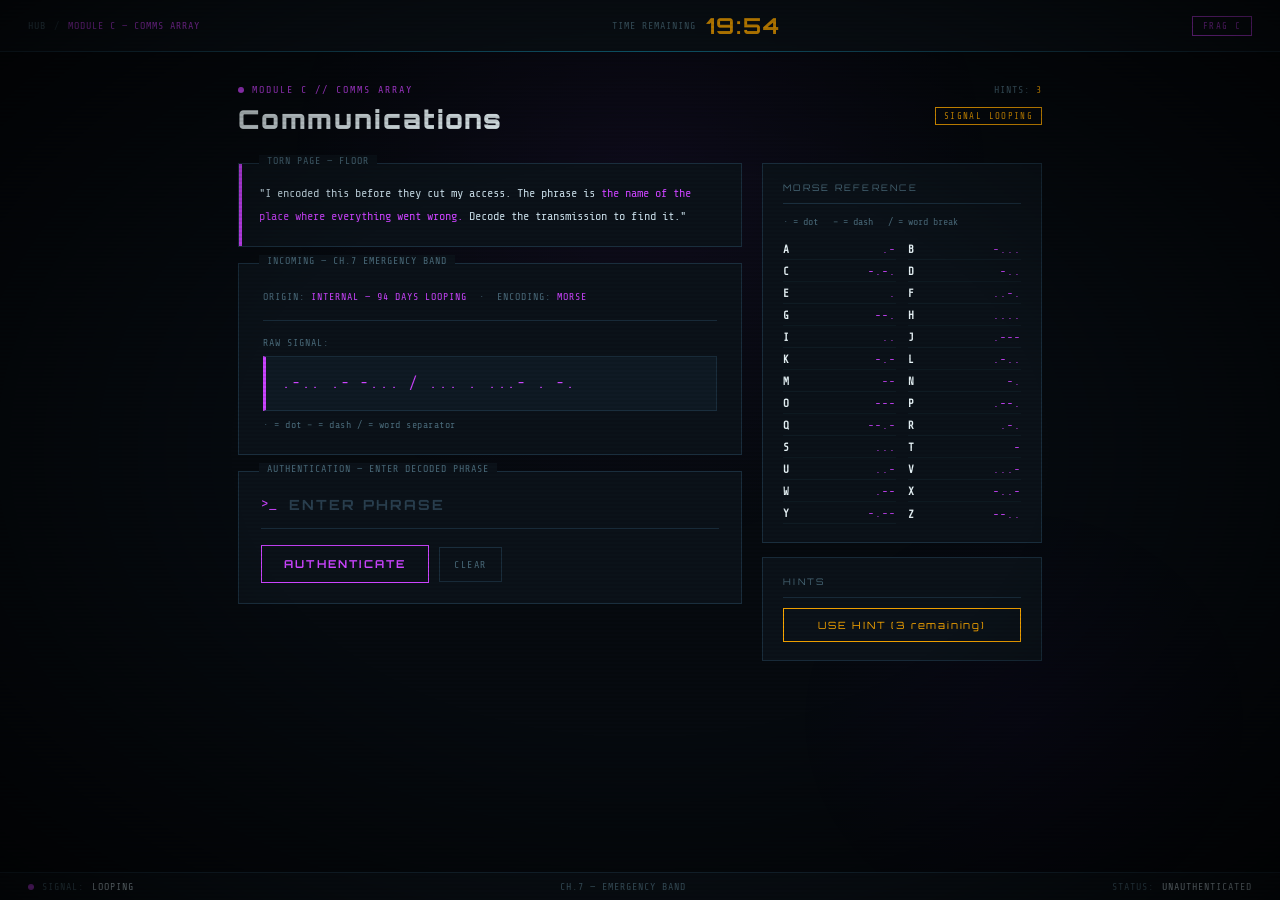
<file: rooms/comms.html>
<!DOCTYPE html>
<html lang="en">
<head>
  <meta charset="UTF-8">
  <meta name="viewport" content="width=device-width, initial-scale=1.0">
  <title>EREBUS — Comms Array</title>
  <link rel="stylesheet" href="../styles.css">
  <style>

    .room-bg {
      position: fixed; inset: 0;
      background:
        radial-gradient(ellipse 40% 60% at 50% 20%, rgba(180,50,255,0.05) 0%, transparent 70%),
        radial-gradient(ellipse 30% 40% at 80% 80%, rgba(100,0,200,0.04) 0%, transparent 60%);
      pointer-events: none; z-index: 1;
    }

    .topbar { justify-content: space-between; }
    .topbar-left { display: flex; align-items: center; gap: 16px; }
    .breadcrumb {
      font-family: var(--font-mono); font-size: 10px; color: var(--muted);
      letter-spacing: 0.1em; display: flex; align-items: center; gap: 8px;
    }
    .breadcrumb a { color: var(--muted); text-decoration: none; transition: color 0.2s; }
    .breadcrumb a:hover { color: var(--purple); }
    .breadcrumb .sep { color: var(--dim); }
    .breadcrumb .current { color: var(--purple); }
    .timer-wrap { display: flex; align-items: center; gap: 10px; }
    .timer-label { font-family: var(--font-mono); font-size: 10px; color: var(--muted); letter-spacing: 0.1em; }

    .room-shell {
      max-width: 860px; margin: 0 auto;
      padding: 32px 28px 100px; position: relative; z-index: 10;
    }

    .room-header {
      display: flex; justify-content: space-between; align-items: flex-start;
      margin-bottom: 28px; opacity: 0; animation: fadeIn 0.6s ease 0.1s forwards;
    }
    .room-tag {
      font-family: var(--font-mono); font-size: 10px; letter-spacing: 0.2em;
      color: var(--purple); margin-bottom: 8px; display: flex; align-items: center; gap: 8px;
    }
    .room-tag::before {
      content: ''; width: 6px; height: 6px; border-radius: 50%;
      background: var(--purple); animation: pulse 2s infinite;
    }
    .room-title {
      font-family: var(--font-hud); font-size: 26px; font-weight: 900;
      color: #e8f4f8; letter-spacing: 0.08em;
    }

    .room-body {
      display: grid; grid-template-columns: 1fr 280px;
      gap: 20px; align-items: start;
    }
    @media (max-width: 680px) { .room-body { grid-template-columns: 1fr; } }

    /* ── WALL NOTICE ── */
    .wall-notice {
      border: 1px solid var(--border); background: var(--panel);
      padding: 18px 20px; margin-bottom: 16px; position: relative;
      opacity: 0; animation: fadeIn 0.6s ease 0.2s forwards;
    }
    .wall-notice::after {
      content: ''; position: absolute; top: 0; left: 0;
      width: 3px; height: 100%; background: var(--purple);
    }
    .notice-text {
      font-family: var(--font-mono); font-size: 12px; line-height: 1.9; color: var(--text);
    }
    .notice-text .hi    { color: var(--purple); }
    .notice-text .ts    { color: var(--muted); }
    .notice-text .alert { color: var(--danger); }

    /* ── SIGNAL PANEL ── */
    .signal-panel {
      border: 1px solid var(--border); background: var(--panel);
      padding: 24px; position: relative; margin-bottom: 16px;
      opacity: 0; animation: fadeIn 0.6s ease 0.3s forwards;
    }
    .signal-panel-label {
      position: absolute; top: -9px; left: 20px;
      font-family: var(--font-mono); font-size: 10px; color: var(--muted);
      background: var(--panel); padding: 0 8px; letter-spacing: 0.1em;
    }

    .signal-meta {
      font-family: var(--font-mono); font-size: 10px; color: var(--muted);
      letter-spacing: 0.1em; line-height: 1.8; margin-bottom: 16px;
      padding-bottom: 14px; border-bottom: 1px solid var(--border);
    }
    .signal-meta span { color: var(--purple); }

    .morse-raw-label {
      font-family: var(--font-mono); font-size: 10px; color: var(--muted);
      letter-spacing: 0.1em; margin-bottom: 8px;
    }
    .morse-raw {
      font-family: var(--font-mono); font-size: 15px; letter-spacing: 0.12em;
      color: var(--purple); line-height: 1.7; word-break: break-all;
      padding: 14px 16px; background: var(--panel-2);
      border: 1px solid var(--border); border-left: 3px solid var(--purple);
    }
    .morse-note {
      font-family: var(--font-mono); font-size: 10px; color: var(--muted);
      margin-top: 8px; letter-spacing: 0.05em;
    }

    /* ── TERMINAL ── */
    .terminal {
      border: 1px solid var(--border); background: var(--panel);
      padding: 20px 22px; position: relative;
      opacity: 0; animation: fadeIn 0.6s ease 0.4s forwards;
    }
    .terminal-label {
      position: absolute; top: -9px; left: 20px;
      font-family: var(--font-mono); font-size: 10px; color: var(--muted);
      background: var(--panel); padding: 0 8px; letter-spacing: 0.1em;
    }
    .terminal-prompt { display: flex; align-items: center; gap: 12px; margin-bottom: 14px; }
    .prompt-sym { font-family: var(--font-mono); font-size: 14px; color: var(--purple); }
    .terminal-input {
      font-family: var(--font-hud); font-size: 18px; font-weight: 700;
      letter-spacing: 0.25em; background: transparent; border: none; outline: none;
      color: #e8f4f8; width: 100%; text-transform: uppercase; caret-color: var(--purple);
    }
    .terminal-input::placeholder { color: var(--dim); letter-spacing: 0.15em; font-size: 14px; }
    .terminal-underline { height: 1px; background: var(--border); margin-bottom: 16px; position: relative; }
    .terminal-underline.active::after {
      content: ''; position: absolute; bottom: 0; left: 0;
      height: 1px; background: var(--purple); width: 100%;
    }

    .submit-row { display: flex; gap: 10px; align-items: center; }
    .submit-btn {
      font-family: var(--font-hud); font-size: 11px; font-weight: 700; letter-spacing: 0.2em;
      padding: 11px 22px; border: 1px solid var(--purple); color: var(--purple);
      background: transparent; cursor: pointer; transition: all 0.2s;
    }
    .submit-btn:hover:not(:disabled) { background: rgba(204,68,255,0.08); }
    .submit-btn:disabled { border-color: var(--muted); color: var(--muted); cursor: not-allowed; }
    .clear-btn {
      font-family: var(--font-mono); font-size: 10px; letter-spacing: 0.15em; padding: 11px 14px;
      border: 1px solid var(--border); color: var(--muted); background: transparent; cursor: pointer; transition: all 0.2s;
    }
    .clear-btn:hover { border-color: var(--muted); color: var(--text); }
    .feedback { font-family: var(--font-mono); font-size: 11px; flex: 1; }
    .feedback.ok   { color: var(--green); }
    .feedback.fail { color: var(--danger); }
    .feedback.warn { color: var(--warn); }

    .lockout-bar {
      position: absolute; bottom: 0; left: 0; height: 2px;
      background: var(--danger); width: 100%;
      transform: scaleX(0); transform-origin: left; transition: none;
    }
    
.lockout-bar.animating { transform: scaleX(1); transition: transform 30s linear; }
    
    /* ── SIDE ── */
    .side-panels { display: flex; flex-direction: column; gap: 14px; }

    .morse-chart {
      border: 1px solid var(--border); background: var(--panel); padding: 18px 20px;
      opacity: 0; animation: fadeIn 0.6s ease 0.4s forwards;
    }
    .panel-title {
      font-family: var(--font-hud); font-size: 9px; letter-spacing: 0.25em; color: var(--muted);
      border-bottom: 1px solid var(--border); padding-bottom: 10px; margin-bottom: 10px;
    }
    .chart-note {
      font-family: var(--font-mono); font-size: 10px; color: var(--muted);
      margin-bottom: 10px; line-height: 1.6;
    }
    .chart-grid { display: grid; grid-template-columns: 1fr 1fr; gap: 2px 12px; }
    .chart-row {
      display: flex; justify-content: space-between; align-items: center;
      padding: 3px 0; border-bottom: 1px solid rgba(26,46,61,0.3);
      font-family: var(--font-mono); font-size: 11px;
    }
    .chart-row:last-child { border-bottom: none; }
    .chart-letter { color: #e8f4f8; font-weight: bold; }
    .chart-code   { color: var(--purple); letter-spacing: 0.1em; }

    .hint-panel {
      border: 1px solid var(--border); background: var(--panel); padding: 18px 20px;
      opacity: 0; animation: fadeIn 0.6s ease 0.5s forwards;
    }
    .hint-btn {
      width: 100%; font-family: var(--font-hud); font-size: 10px; letter-spacing: 0.18em;
      padding: 10px; border: 1px solid var(--warn); color: var(--warn);
      background: transparent; cursor: pointer; transition: all 0.2s;
    }
    .hint-btn:hover:not(:disabled) { background: rgba(255,170,0,0.06); }
    .hint-btn:disabled { border-color: var(--dim); color: var(--dim); cursor: not-allowed; }
    .hint-text { font-family: var(--font-mono); font-size: 11px; line-height: 1.8; color: var(--warn); margin-top: 12px; display: none; }
    .hint-text.visible { display: block; }

    /* ── SUCCESS ── */
    .success-overlay {
      position: fixed; inset: 0; background: rgba(6,10,15,0.92); z-index: 300;
      display: flex; align-items: center; justify-content: center;
      opacity: 0; pointer-events: none; transition: opacity 0.5s;
    }
    .success-overlay.show { opacity: 1; pointer-events: all; }
    .success-card {
      border: 1px solid var(--green); background: var(--panel);
      padding: 44px 48px; text-align: center; max-width: 440px; width: 90%; position: relative;
    }
    .success-card::before, .success-card::after {
      content: ''; position: absolute; height: 2px; left: 0; right: 0;
      background: linear-gradient(90deg, transparent, var(--green), transparent);
    }
    .success-card::before { top: 0; } .success-card::after { bottom: 0; }
    .success-icon { font-size: 40px; color: var(--green); margin-bottom: 16px; display: block; }
    .success-title { font-family: var(--font-hud); font-size: 17px; font-weight: 700; color: #e8f4f8; letter-spacing: 0.1em; margin-bottom: 8px; }
    .success-sub { font-family: var(--font-mono); font-size: 11px; color: var(--muted); line-height: 1.8; margin-bottom: 6px; }
    .fragment-reveal {
      font-family: var(--font-hud); font-size: 26px; font-weight: 900; color: var(--green);
      letter-spacing: 0.3em; margin: 16px 0 24px;
      border: 1px solid rgba(0,255,136,0.3); padding: 12px 20px; display: inline-block;
    }
    .success-actions { display: flex; gap: 10px; justify-content: center; flex-wrap: wrap; }
    .success-btn {
      font-family: var(--font-hud); font-size: 10px; font-weight: 700; letter-spacing: 0.2em;
      padding: 11px 20px; border: 1px solid var(--accent); color: var(--accent);
      background: transparent; cursor: pointer; text-decoration: none; transition: all 0.2s;
    }
    .success-btn:hover { background: rgba(0,212,255,0.08); }
    .success-btn.secondary { border-color: var(--border); color: var(--muted); }
    .success-btn.secondary:hover { border-color: var(--muted); color: var(--text); }
    .lore-reveal {
      margin-top: 18px; padding-top: 16px; border-top: 1px solid var(--border);
      font-family: var(--font-mono); font-size: 11px; color: var(--muted); line-height: 1.8; text-align: left;
    }
    .lore-reveal strong { color: var(--warn); font-weight: normal; }

  </style>
</head>
<body>

<div class="scanlines"></div>
<div class="vignette"></div>
<div class="room-bg"></div>

<div class="success-overlay" id="success-overlay">
  <div class="success-card">
    <span class="success-icon">✓</span>
    <div class="success-title">SIGNAL DECODED</div>
    <div class="success-sub">Fragment C recovered.</div>
    <div class="fragment-reveal">1196</div>
    <div class="success-actions">
      <a href="../hub.html" class="success-btn">‹ RETURN TO HUB</a>
      <button class="success-btn secondary" onclick="document.getElementById('success-overlay').classList.remove('show')">VIEW ROOM</button>
    </div>
    <div class="lore-reveal">
      <strong>// TRANSMISSION — DAY 89</strong><br>
      "Spores are airborne in Lab Seven. Yuen broke containment. We're moving to Pod Bay Three. Helix Corp knew. They approved it." <strong>[SIGNAL LOST]</strong>
    </div>
  </div>
</div>

<header class="topbar">
  <div class="topbar-left">
    <div class="breadcrumb">
      <a href="../hub.html">HUB</a>
      <span class="sep">/</span>
      <span class="current">MODULE C — COMMS ARRAY</span>
    </div>
  </div>
  <div class="timer-wrap">
    <div class="timer-label">TIME REMAINING</div>
    <div class="timer" id="timer">20:00</div>
  </div>
  <div class="badge" style="font-size:9px;color:var(--purple);border:1px solid var(--purple);padding:4px 10px;font-family:var(--font-mono);letter-spacing:0.15em">FRAG C</div>
</header>

<main class="room-shell">

  <div class="room-header">
    <div>
      <div class="room-tag">MODULE C // COMMS ARRAY</div>
      <div class="room-title">Communications</div>
    </div>
    <div style="text-align:right">
      <div style="font-family:var(--font-mono);font-size:10px;color:var(--muted);letter-spacing:0.1em;margin-bottom:8px">
        HINTS: <span id="hint-count" style="color:var(--warn)">3</span>
      </div>
      <div class="badge badge--warn">SIGNAL LOOPING</div>
    </div>
  </div>

  <div class="room-body">
    <div>

      <div class="wall-notice">
        <div class="panel-label">TORN PAGE — FLOOR</div>
        <div class="notice-text">
          "I encoded this before they cut my access. The phrase is <span class="hi">the name of the place where everything went wrong.</span> Decode the transmission to find it."
        </div>
      </div>

      <div class="signal-panel">
        <div class="signal-panel-label">INCOMING — CH.7 EMERGENCY BAND</div>
        <div class="signal-meta">
          ORIGIN: <span>INTERNAL — 94 DAYS LOOPING</span> &nbsp;·&nbsp; ENCODING: <span>MORSE</span>
        </div>
        <div class="morse-raw-label">RAW SIGNAL:</div>
        <div class="morse-raw" id="morse-raw"></div>
        <div class="morse-note" id="morse-note"></div>
      </div>

      <div class="terminal" id="terminal-panel">
        <div class="terminal-label">AUTHENTICATION — ENTER DECODED PHRASE</div>
        <div class="terminal-prompt">
          <span class="prompt-sym">&gt;_</span>
          <input
            class="terminal-input"
            id="decode-input"
            type="text"
            maxlength="20"
            placeholder="ENTER PHRASE"
            autocomplete="off"
            spellcheck="false"
            onkeydown="if(event.key==='Enter') checkSolution()"
            oninput="onInputChange()"
          >
        </div>
        <div class="terminal-underline" id="term-underline"></div>
        <div class="submit-row">
          <button class="submit-btn" id="submit-btn" onclick="checkSolution()">AUTHENTICATE</button>
          <button class="clear-btn" onclick="clearInput()">CLEAR</button>
          <div class="feedback" id="feedback"></div>
        </div>
        <div class="lockout-bar" id="lockout-bar"></div>
      </div>

    </div>

    <div class="side-panels">

      <div class="morse-chart">
        <div class="panel-title">MORSE REFERENCE</div>
        <div class="chart-note">· = dot &nbsp; − = dash &nbsp; / = word break</div>
        <div class="chart-grid" id="morse-chart-grid"></div>
      </div>

      <div class="hint-panel">
        <div class="panel-title">HINTS</div>
        <button class="hint-btn" id="hint-btn" onclick="useHint()">USE HINT (3 remaining)</button>
        <div class="hint-text" id="hint-text"></div>
      </div>

    </div>
  </div>
</main>

<div class="hud-bar">
  <div class="hud-item"><div class="hud-dot" style="background:var(--purple)"></div>SIGNAL: <span id="hud-signal">LOOPING</span></div>
  <div class="hud-item">CH.7 — EMERGENCY BAND</div>
  <div class="hud-item">STATUS: <span id="hud-status">UNAUTHENTICATED</span></div>
</div>

<script>
  const SOLUTION  = 'LAB SEVEN';
  const FRAGMENT  = '1196';

  const MORSE_MAP = {
    A:'.-',  B:'-...', C:'-.-.', D:'-..', E:'.',   F:'..-.',
    G:'--.',  H:'....', I:'..',   J:'.---', K:'-.-', L:'.-..',
    M:'--',   N:'-.',   O:'---',  P:'.--.', Q:'--.-', R:'.-.',
    S:'...',  T:'-',    U:'..-',  V:'...-', W:'.--', X:'-..-',
    Y:'-.--', Z:'--..'
  };

  const MORSE_WORDS = ['LAB','SEVEN'];

  const hints = [
    "Each group of dots and dashes is one letter. Groups are separated by spaces. The / separates the two words. Use the reference chart to decode each group.",
    "First word: .-.. = L, .- = A, -... = B. Now decode the second word the same way.",
    "The phrase is LAB SEVEN. Enter it with a space between the two words."
  ];

  let solved    = false;
  let lockedOut = false;
  let hintsLeft = 3;

  /* ── TIMER ── */
  let totalSeconds = 20 * 60;
  const savedTime  = localStorage.getItem('erebus-time');
  if (savedTime) totalSeconds = parseInt(savedTime, 10);
  const timerEl = document.getElementById('timer');
  function fmt(s){ return `${Math.floor(s/60).toString().padStart(2,'0')}:${(s%60).toString().padStart(2,'0')}`; }
  timerEl.textContent = fmt(totalSeconds);
  const timerInterval = setInterval(() => {
    totalSeconds--;
    localStorage.setItem('erebus-time', totalSeconds);
    timerEl.textContent = fmt(totalSeconds);
    if (totalSeconds <= 60) timerEl.classList.add('critical');
    if (totalSeconds <= 0) {
      clearInterval(timerInterval);
      window.location.href = '../gameover.html';
    }
  }, 1000);

  function buildMorse() {
    const encoded = MORSE_WORDS.map(w => w.split('').map(l => MORSE_MAP[l]).join(' ')).join(' / ');
    document.getElementById('morse-raw').textContent  = encoded;
    document.getElementById('morse-note').textContent = '· = dot  −  = dash  /  = word separator';
  }

  function buildChart() {
    const grid = document.getElementById('morse-chart-grid');
    Object.entries(MORSE_MAP).forEach(([l, c]) => {
      const row = document.createElement('div');
      row.className = 'chart-row';
      row.innerHTML = `<span class="chart-letter">${l}</span><span class="chart-code">${c}</span>`;
      grid.appendChild(row);
    });
  }

  function onInputChange() {
    document.getElementById('term-underline').classList.add('active');
    setFeedback('', '');
  }

  function clearInput() {
    document.getElementById('decode-input').value = '';
    setFeedback('', '');
  }

  function checkSolution() {
    if (lockedOut || solved) return;
    const raw = document.getElementById('decode-input').value.trim().toUpperCase();
    if (!raw) { setFeedback('Enter a phrase first.', 'warn'); return; }

    if (raw === SOLUTION) {
      handleSolve();
    } else if (raw.split(/\s+/).length === 1) {
      setFeedback('The phrase is two words. Include a space.', 'fail');
    } else {
      triggerLockout();
setFeedback(`"${raw}" — authentication failed. Locked 30s.`, 'fail');
    }
  }

  function handleSolve() {
    solved = true;
    clearInterval(timerInterval);
    const state = JSON.parse(localStorage.getItem('erebus') || '{}');
    state.C = FRAGMENT;
    localStorage.setItem('erebus', JSON.stringify(state));
    setFeedback('Authenticated. Fragment C recovered.', 'ok');
    document.getElementById('hud-status').textContent = 'AUTHENTICATED';
    document.getElementById('hud-status').style.color = 'var(--green)';
    document.getElementById('hud-signal').textContent = 'DECODED';
    document.getElementById('hud-signal').style.color = 'var(--green)';
    setTimeout(() => document.getElementById('success-overlay').classList.add('show'), 800);
  }

function triggerLockout() {
  lockedOut = true;
  document.getElementById('submit-btn').disabled = true;
  document.getElementById('decode-input').disabled = true;
  const bar = document.getElementById('lockout-bar');
  bar.classList.remove('animating'); void bar.offsetWidth;
  bar.classList.add('animating');
  setTimeout(() => {
    lockedOut = false;
    document.getElementById('submit-btn').disabled = false;
    document.getElementById('decode-input').disabled = false;
    document.getElementById('decode-input').focus();
    bar.classList.remove('animating');
    setFeedback('Unlocked. Try again.', '');
  }, 30000);
}

  function setFeedback(msg, type) {
    const el = document.getElementById('feedback');
    el.textContent = msg;
    el.className = `feedback${type ? ' '+type : ''}`;
  }

  function useHint() {
    if (hintsLeft <= 0 || solved) return;
    const used = 3 - hintsLeft;
    document.getElementById('hint-text').textContent = hints[used];
    document.getElementById('hint-text').classList.add('visible');
    hintsLeft--;
    document.getElementById('hint-count').textContent = hintsLeft;
    document.getElementById('hint-btn').textContent = `USE HINT (${hintsLeft} remaining)`;
    if (hintsLeft <= 0) document.getElementById('hint-btn').disabled = true;
    const state = JSON.parse(localStorage.getItem('erebus') || '{}');
    state.hintsUsed = (state.hintsUsed || 0) + 1;
    localStorage.setItem('erebus', JSON.stringify(state));
  }

  window.addEventListener('DOMContentLoaded', () => {
    buildMorse();
    buildChart();
    const state = JSON.parse(localStorage.getItem('erebus') || '{}');
    if (state.C) {
      solved = true;
      document.getElementById('decode-input').value    = SOLUTION;
      document.getElementById('decode-input').disabled = true;
      document.getElementById('submit-btn').disabled   = true;
      setFeedback('Already decoded. Fragment C: ' + FRAGMENT, 'ok');
      document.getElementById('hud-status').textContent = 'AUTHENTICATED';
      document.getElementById('hud-status').style.color = 'var(--green)';
    }
    const globalHintsUsed = state.hintsUsed || 0;
    hintsLeft = Math.max(0, 3 - globalHintsUsed);
    document.getElementById('hint-count').textContent = hintsLeft;
    document.getElementById('hint-btn').textContent = `USE HINT (${hintsLeft} remaining)`;
    if (hintsLeft <= 0) document.getElementById('hint-btn').disabled = true;
  });
</script>
</body>
</html>
</file>
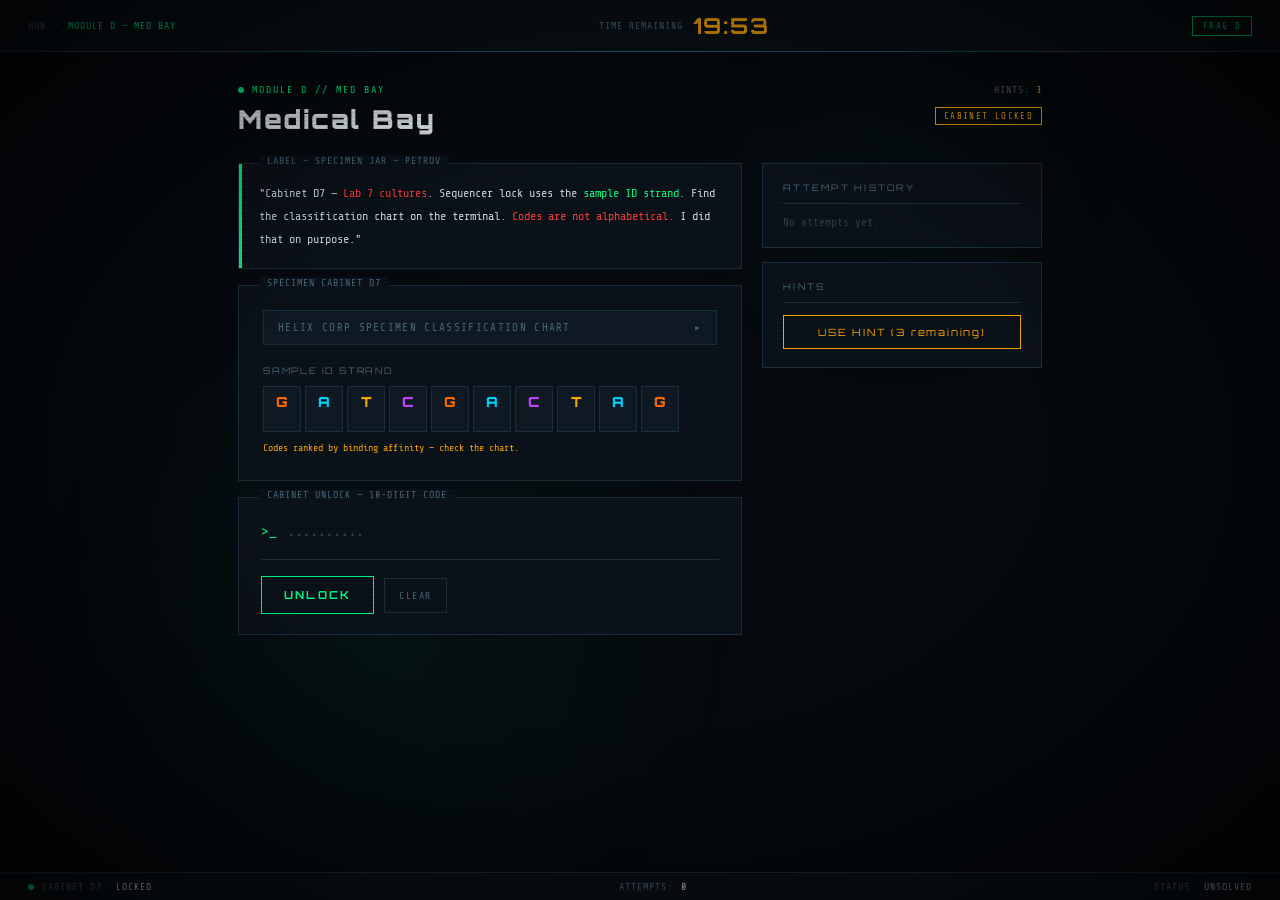
<file: rooms/medbay.html>
<!DOCTYPE html>
<html lang="en">
<head>
  <meta charset="UTF-8">
  <meta name="viewport" content="width=device-width, initial-scale=1.0">
  <title>EREBUS — Med Bay</title>
  <link rel="stylesheet" href="../styles.css">
  <style>

    .room-bg {
      position: fixed; inset: 0;
      background:
        radial-gradient(ellipse 40% 60% at 30% 70%, rgba(0,255,136,0.04) 0%, transparent 70%),
        radial-gradient(ellipse 30% 40% at 70% 20%, rgba(0,180,100,0.03) 0%, transparent 60%);
      pointer-events: none; z-index: 1;
    }

    .topbar { justify-content: space-between; }
    .topbar-left { display: flex; align-items: center; gap: 16px; }
    .breadcrumb {
      font-family: var(--font-mono); font-size: 10px; color: var(--muted);
      letter-spacing: 0.1em; display: flex; align-items: center; gap: 8px;
    }
    .breadcrumb a { color: var(--muted); text-decoration: none; transition: color 0.2s; }
    .breadcrumb a:hover { color: var(--green); }
    .breadcrumb .sep { color: var(--dim); }
    .breadcrumb .current { color: var(--green); }
    .timer-wrap { display: flex; align-items: center; gap: 10px; }
    .timer-label { font-family: var(--font-mono); font-size: 10px; color: var(--muted); letter-spacing: 0.1em; }

    .room-shell {
      max-width: 860px; margin: 0 auto;
      padding: 32px 28px 100px; position: relative; z-index: 10;
    }

    .room-header {
      display: flex; justify-content: space-between; align-items: flex-start;
      margin-bottom: 28px; opacity: 0; animation: fadeIn 0.6s ease 0.1s forwards;
    }
    .room-tag {
      font-family: var(--font-mono); font-size: 10px; letter-spacing: 0.2em;
      color: var(--green); margin-bottom: 8px; display: flex; align-items: center; gap: 8px;
    }
    .room-tag::before {
      content: ''; width: 6px; height: 6px; border-radius: 50%;
      background: var(--green); animation: pulse 2s infinite;
    }
    .room-title {
      font-family: var(--font-hud); font-size: 26px; font-weight: 900;
      color: #e8f4f8; letter-spacing: 0.08em;
    }

    .room-body {
      display: grid; grid-template-columns: 1fr 280px;
      gap: 20px; align-items: start;
    }
    @media (max-width: 680px) { .room-body { grid-template-columns: 1fr; } }

    /* ── WALL NOTICE ── */
    .wall-notice {
      border: 1px solid var(--border); background: var(--panel);
      padding: 18px 20px; margin-bottom: 16px; position: relative;
      opacity: 0; animation: fadeIn 0.6s ease 0.2s forwards;
    }
    .wall-notice::after {
      content: ''; position: absolute; top: 0; left: 0;
      width: 3px; height: 100%; background: var(--green);
    }
    .notice-text {
      font-family: var(--font-mono); font-size: 12px; line-height: 1.9; color: var(--text);
    }
    .notice-text .hi    { color: var(--green); }
    .notice-text .alert { color: var(--danger); }
    .notice-text .ts    { color: var(--muted); }

    /* ── CABINET ── */
    .cabinet {
      border: 1px solid var(--border); background: var(--panel);
      padding: 24px; position: relative; margin-bottom: 16px;
      opacity: 0; animation: fadeIn 0.6s ease 0.3s forwards;
    }
    .cabinet-label {
      position: absolute; top: -9px; left: 20px;
      font-family: var(--font-mono); font-size: 10px; color: var(--muted);
      background: var(--panel); padding: 0 8px; letter-spacing: 0.1em;
    }

    /* hidden chart */
    .classify-details { margin-bottom: 20px; }
    .classify-details summary {
      font-family: var(--font-mono); font-size: 11px; letter-spacing: 0.12em;
      color: var(--muted); cursor: pointer; padding: 10px 14px;
      border: 1px solid var(--border); background: var(--panel-2);
      list-style: none; display: flex; justify-content: space-between; align-items: center;
      transition: border-color 0.2s, color 0.2s; user-select: none;
    }
    .classify-details summary::-webkit-details-marker { display: none; }
    .classify-details summary:hover { border-color: var(--green); color: var(--green); }
    .classify-details[open] summary { border-color: var(--green); color: var(--green); }
    .classify-details summary::after { content: '▸'; transition: transform 0.2s; }
    .classify-details[open] summary::after { transform: rotate(90deg); }

    .classify-body {
      border: 1px solid var(--border); border-top: none;
      background: var(--panel-2); padding: 14px 16px;
    }
    .classify-note {
      font-family: var(--font-mono); font-size: 10px; color: var(--muted);
      margin-bottom: 12px; line-height: 1.7;
    }
    .classify-note strong { color: var(--warn); font-weight: normal; }
    .classify-table { width: 100%; border-collapse: collapse; }
    .classify-table th {
      font-family: var(--font-hud); font-size: 9px; letter-spacing: 0.2em;
      color: var(--muted); text-align: left; padding: 5px 8px;
      border-bottom: 1px solid var(--border);
    }
    .classify-table td {
      font-family: var(--font-mono); font-size: 11px;
      padding: 6px 8px; border-bottom: 1px solid rgba(26,46,61,0.4); vertical-align: top;
    }
    .classify-table tr:last-child td { border-bottom: none; }
    .base-sym { font-weight: bold; font-size: 14px; }
    .class-range { color: var(--muted); font-size: 10px; }

    /* sequence */
    .sequence-title {
      font-family: var(--font-hud); font-size: 9px; letter-spacing: 0.2em;
      color: var(--muted); margin-bottom: 10px;
    }
    .sequence-display { display: flex; gap: 4px; flex-wrap: wrap; margin-bottom: 8px; }
    .base-pair {
      border: 1px solid var(--border); background: var(--panel-2);
      padding: 8px 6px; text-align: center; min-width: 38px;
      transition: border-color 0.3s, background 0.3s;
    }
    .base-pair.active { border-color: var(--green); background: rgba(0,255,136,0.04); }
    .bp-index { font-family: var(--font-mono); font-size: 8px; color: var(--dim); margin-bottom: 3px; }
    .bp-base { font-family: var(--font-hud); font-size: 14px; font-weight: 900; line-height: 1; margin-bottom: 3px; }
    .bp-digit { font-family: var(--font-mono); font-size: 10px; color: var(--dim); transition: color 0.3s; }
    .base-pair.active .bp-digit { color: var(--green); }

    .sequence-note {
      font-family: var(--font-mono); font-size: 10px; color: var(--muted);
      margin-top: 6px; line-height: 1.6;
    }
    .sequence-note strong { color: var(--warn); font-weight: normal; }

    /* ── TERMINAL ── */
    .terminal {
      border: 1px solid var(--border); background: var(--panel);
      padding: 20px 22px; position: relative;
      opacity: 0; animation: fadeIn 0.6s ease 0.4s forwards;
    }
    .terminal-label {
      position: absolute; top: -9px; left: 20px;
      font-family: var(--font-mono); font-size: 10px; color: var(--muted);
      background: var(--panel); padding: 0 8px; letter-spacing: 0.1em;
    }
    .terminal-prompt { display: flex; align-items: center; gap: 12px; margin-bottom: 14px; }
    .prompt-sym { font-family: var(--font-mono); font-size: 14px; color: var(--green); }
    .terminal-input {
      font-family: var(--font-hud); font-size: 22px; font-weight: 700;
      letter-spacing: 0.3em; background: transparent; border: none; outline: none;
      color: #e8f4f8; width: 100%; caret-color: var(--green);
    }
    .terminal-input::placeholder { color: var(--dim); letter-spacing: 0.2em; font-size: 16px; }
    .terminal-underline { height: 1px; background: var(--border); margin-bottom: 16px; position: relative; }
    .terminal-underline.active::after {
      content: ''; position: absolute; bottom: 0; left: 0;
      height: 1px; background: var(--green); width: 100%;
    }

    .submit-row { display: flex; gap: 10px; align-items: center; }
    .submit-btn {
      font-family: var(--font-hud); font-size: 11px; font-weight: 700; letter-spacing: 0.2em;
      padding: 11px 22px; border: 1px solid var(--green); color: var(--green);
      background: transparent; cursor: pointer; transition: all 0.2s;
    }
    .submit-btn:hover:not(:disabled) { background: rgba(0,255,136,0.08); }
    .submit-btn:disabled { border-color: var(--muted); color: var(--muted); cursor: not-allowed; }
    .clear-btn {
      font-family: var(--font-mono); font-size: 10px; letter-spacing: 0.15em; padding: 11px 14px;
      border: 1px solid var(--border); color: var(--muted); background: transparent; cursor: pointer; transition: all 0.2s;
    }
    .clear-btn:hover { border-color: var(--muted); color: var(--text); }
    .feedback { font-family: var(--font-mono); font-size: 11px; flex: 1; }
    .feedback.ok   { color: var(--green); }
    .feedback.fail { color: var(--danger); }
    .feedback.warn { color: var(--warn); }

    .lockout-bar {
      position: absolute; bottom: 0; left: 0; height: 2px;
      background: var(--danger); width: 100%;
      transform: scaleX(0); transform-origin: left; transition: none;
    }
    .lockout-bar.animating { transform: scaleX(1); transition: transform 15s linear; }

    /* ── SIDE ── */
    .side-panels { display: flex; flex-direction: column; gap: 14px; }

    .history-panel {
      border: 1px solid var(--border); background: var(--panel); padding: 18px 20px;
      opacity: 0; animation: fadeIn 0.6s ease 0.4s forwards;
    }
    .panel-title {
      font-family: var(--font-hud); font-size: 9px; letter-spacing: 0.25em; color: var(--muted);
      border-bottom: 1px solid var(--border); padding-bottom: 10px; margin-bottom: 12px;
    }
    .attempt-list { list-style: none; }
    .attempt-item {
      display: flex; justify-content: space-between; align-items: center;
      padding: 6px 0; border-bottom: 1px solid rgba(26,46,61,0.4);
      font-family: var(--font-mono); font-size: 10px;
    }
    .attempt-item:last-child { border-bottom: none; }
    .attempt-val { color: var(--text); letter-spacing: 0.1em; }
    .attempt-result.fail { color: var(--danger); }
    .attempt-result.ok   { color: var(--green); }
    .no-attempts { font-family: var(--font-mono); font-size: 11px; color: var(--dim); }

    .hint-panel {
      border: 1px solid var(--border); background: var(--panel); padding: 18px 20px;
      opacity: 0; animation: fadeIn 0.6s ease 0.5s forwards;
    }
    .hint-btn {
      width: 100%; font-family: var(--font-hud); font-size: 10px; letter-spacing: 0.18em;
      padding: 10px; border: 1px solid var(--warn); color: var(--warn);
      background: transparent; cursor: pointer; transition: all 0.2s;
    }
    .hint-btn:hover:not(:disabled) { background: rgba(255,170,0,0.06); }
    .hint-btn:disabled { border-color: var(--dim); color: var(--dim); cursor: not-allowed; }
    .hint-text { font-family: var(--font-mono); font-size: 11px; line-height: 1.8; color: var(--warn); margin-top: 12px; display: none; }
    .hint-text.visible { display: block; }

    /* ── SUCCESS ── */
    .success-overlay {
      position: fixed; inset: 0; background: rgba(6,10,15,0.92); z-index: 300;
      display: flex; align-items: center; justify-content: center;
      opacity: 0; pointer-events: none; transition: opacity 0.5s;
    }
    .success-overlay.show { opacity: 1; pointer-events: all; }
    .success-card {
      border: 1px solid var(--green); background: var(--panel);
      padding: 44px 48px; text-align: center; max-width: 440px; width: 90%; position: relative;
    }
    .success-card::before, .success-card::after {
      content: ''; position: absolute; height: 2px; left: 0; right: 0;
      background: linear-gradient(90deg, transparent, var(--green), transparent);
    }
    .success-card::before { top: 0; } .success-card::after { bottom: 0; }
    .success-icon { font-size: 40px; color: var(--green); margin-bottom: 16px; display: block; }
    .success-title { font-family: var(--font-hud); font-size: 17px; font-weight: 700; color: #e8f4f8; letter-spacing: 0.1em; margin-bottom: 8px; }
    .success-sub { font-family: var(--font-mono); font-size: 11px; color: var(--muted); line-height: 1.8; margin-bottom: 6px; }
    .fragment-reveal {
      font-family: var(--font-hud); font-size: 26px; font-weight: 900; color: var(--green);
      letter-spacing: 0.3em; margin: 16px 0 24px;
      border: 1px solid rgba(0,255,136,0.3); padding: 12px 20px; display: inline-block;
    }
    .success-actions { display: flex; gap: 10px; justify-content: center; flex-wrap: wrap; }
    .success-btn {
      font-family: var(--font-hud); font-size: 10px; font-weight: 700; letter-spacing: 0.2em;
      padding: 11px 20px; border: 1px solid var(--accent); color: var(--accent);
      background: transparent; cursor: pointer; text-decoration: none; transition: all 0.2s;
    }
    .success-btn:hover { background: rgba(0,212,255,0.08); }
    .success-btn.secondary { border-color: var(--border); color: var(--muted); }
    .success-btn.secondary:hover { border-color: var(--muted); color: var(--text); }
    .lore-reveal {
      margin-top: 18px; padding-top: 16px; border-top: 1px solid var(--border);
      font-family: var(--font-mono); font-size: 11px; color: var(--muted); line-height: 1.8; text-align: left;
    }
    .lore-reveal strong { color: var(--warn); font-weight: normal; }

  </style>
</head>
<body>

<div class="scanlines"></div>
<div class="vignette"></div>
<div class="room-bg"></div>

<div class="success-overlay" id="success-overlay">
  <div class="success-card">
    <span class="success-icon">✓</span>
    <div class="success-title">CABINET UNLOCKED</div>
    <div class="success-sub">Fragment D recovered.</div>
    <div class="fragment-reveal">5502</div>
    <div class="success-actions">
      <a href="../hub.html" class="success-btn">‹ RETURN TO HUB</a>
      <button class="success-btn secondary" onclick="document.getElementById('success-overlay').classList.remove('show')">VIEW ROOM</button>
    </div>
    <div class="lore-reveal">
      <strong>// PETROV — DAY 91</strong><br>
      "Okafor came to ask if the samples were still viable. Not about Yuen. The samples. They don't want this stopped — they want to collect it."
    </div>
  </div>
</div>

<header class="topbar">
  <div class="topbar-left">
    <div class="breadcrumb">
      <a href="../hub.html">HUB</a>
      <span class="sep">/</span>
      <span class="current">MODULE D — MED BAY</span>
    </div>
  </div>
  <div class="timer-wrap">
    <div class="timer-label">TIME REMAINING</div>
    <div class="timer" id="timer">20:00</div>
  </div>
  <div class="badge" style="font-size:9px;color:var(--green);border:1px solid var(--green);padding:4px 10px;font-family:var(--font-mono);letter-spacing:0.15em">FRAG D</div>
</header>

<main class="room-shell">

  <div class="room-header">
    <div>
      <div class="room-tag">MODULE D // MED BAY</div>
      <div class="room-title">Medical Bay</div>
    </div>
    <div style="text-align:right">
      <div style="font-family:var(--font-mono);font-size:10px;color:var(--muted);letter-spacing:0.1em;margin-bottom:8px">
        HINTS: <span id="hint-count" style="color:var(--warn)">3</span>
      </div>
      <div class="badge badge--warn">CABINET LOCKED</div>
    </div>
  </div>

  <div class="room-body">
    <div>

      <div class="wall-notice">
        <div class="panel-label">LABEL — SPECIMEN JAR — PETROV</div>
        <div class="notice-text">
          "Cabinet D7 — <span class="alert">Lab 7 cultures</span>. Sequencer lock uses the <span class="hi">sample ID strand</span>. Find the classification chart on the terminal. <span class="alert">Codes are not alphabetical.</span> I did that on purpose."
        </div>
      </div>

      <div class="cabinet" id="cabinet-panel">
        <div class="cabinet-label">SPECIMEN CABINET D7</div>

        <details class="classify-details" id="classify-details">
          <summary>HELIX CORP SPECIMEN CLASSIFICATION CHART</summary>
          <div class="classify-body">
            <div class="classify-note">
              Lab 7 pathogen cultures — internal classification.<br>
              <strong>Codes ranked by binding affinity, not base name.</strong>
            </div>
            <table class="classify-table">
              <thead>
                <tr>
                  <th>BASE</th>
                  <th>NAME</th>
                  <th>RANK</th>
                  <th>CODE</th>
                </tr>
              </thead>
              <tbody>
                <tr>
                  <td><span class="base-sym" style="color:var(--warn)">T</span></td>
                  <td class="class-range">Thymine</td>
                  <td class="class-range">Rank I — lowest</td>
                  <td>1</td>
                </tr>
                <tr>
                  <td><span class="base-sym" style="color:var(--purple)">C</span></td>
                  <td class="class-range">Cytosine</td>
                  <td class="class-range">Rank II</td>
                  <td>2</td>
                </tr>
                <tr>
                  <td><span class="base-sym" style="color:var(--orange)">G</span></td>
                  <td class="class-range">Guanine</td>
                  <td class="class-range">Rank III</td>
                  <td>3</td>
                </tr>
                <tr>
                  <td><span class="base-sym" style="color:var(--accent)">A</span></td>
                  <td class="class-range">Adenine</td>
                  <td class="class-range">Rank IV — highest</td>
                  <td>4</td>
                </tr>
              </tbody>
            </table>
          </div>
        </details>

        <div class="sequence-title">SAMPLE ID STRAND</div>
        <div class="sequence-display" id="sequence-display"></div>
        <div class="sequence-note"><strong>Codes ranked by binding affinity — check the chart.</strong></div>

      </div>

      <div class="terminal" id="terminal-panel">
        <div class="terminal-label">CABINET UNLOCK — 10-DIGIT CODE</div>
        <div class="terminal-prompt">
          <span class="prompt-sym">&gt;_</span>
          <input
            class="terminal-input"
            id="code-input"
            type="text"
            maxlength="10"
            placeholder="··········"
            autocomplete="off"
            spellcheck="false"
            inputmode="numeric"
            onkeydown="if(event.key==='Enter') checkSolution()"
            oninput="highlightSequence(this.value)"
          >
        </div>
        <div class="terminal-underline" id="term-underline"></div>
        <div class="submit-row">
          <button class="submit-btn" id="submit-btn" onclick="checkSolution()">UNLOCK</button>
          <button class="clear-btn" onclick="clearInput()">CLEAR</button>
          <div class="feedback" id="feedback"></div>
        </div>
        <div class="lockout-bar" id="lockout-bar"></div>
      </div>

    </div>

    <div class="side-panels">

      <div class="history-panel">
        <div class="panel-title">ATTEMPT HISTORY</div>
        <ul class="attempt-list" id="attempt-list">
          <li class="no-attempts" id="no-attempts">No attempts yet.</li>
        </ul>
      </div>

      <div class="hint-panel">
        <div class="panel-title">HINTS</div>
        <button class="hint-btn" id="hint-btn" onclick="useHint()">USE HINT (3 remaining)</button>
        <div class="hint-text" id="hint-text"></div>
      </div>

    </div>
  </div>
</main>

<div class="hud-bar">
  <div class="hud-item"><div class="hud-dot" style="background:var(--green)"></div>CABINET D7: <span id="hud-cabinet">LOCKED</span></div>
  <div class="hud-item">ATTEMPTS: <span id="hud-attempts">0</span></div>
  <div class="hud-item">STATUS: <span id="hud-status">UNSOLVED</span></div>
</div>

<script>
  const SEQUENCE  = ['G','A','T','C','G','A','C','T','A','G'];
  const BASE_MAP  = { T:1, C:2, G:3, A:4 };
  const BASE_COLOR = { A:'var(--accent)', T:'var(--warn)', G:'var(--orange)', C:'var(--purple)' };
  const SOLUTION  = '3412342143';
  const FRAGMENT  = '5502';

  const hints = [
    "Open the classification chart on the cabinet — tap to expand. The mapping is NOT alphabetical. Read the Code column carefully.",
    "The codes are T=1, C=2, G=3, A=4 — ranked by binding affinity lowest to highest. Apply those to the sequence left to right.",
    "The sequence G A T C G A C T A G converts to 3 4 1 2 3 4 2 1 4 3. Enter 3412342143."
  ];

  let attempts  = [];
  let solved    = false;
  let lockedOut = false;
  let hintsLeft = 3;

  /* ── TIMER ── */
  let totalSeconds = 20 * 60;
  const savedTime  = localStorage.getItem('erebus-time');
  if (savedTime) totalSeconds = parseInt(savedTime, 10);
  const timerEl = document.getElementById('timer');
  function fmt(s){ return `${Math.floor(s/60).toString().padStart(2,'0')}:${(s%60).toString().padStart(2,'0')}`; }
  timerEl.textContent = fmt(totalSeconds);
  const timerInterval = setInterval(() => {
    totalSeconds--;
    localStorage.setItem('erebus-time', totalSeconds);
    timerEl.textContent = fmt(totalSeconds);
    if (totalSeconds <= 60) timerEl.classList.add('critical');
    if (totalSeconds <= 0) {
      clearInterval(timerInterval);
      window.location.href = '../gameover.html';
    }
  }, 1000);

function buildSequence() {
  const el = document.getElementById('sequence-display');
  el.innerHTML = '';
  SEQUENCE.forEach((base, i) => {
    const div = document.createElement('div');
    div.className = 'base-pair';
    div.id = `bp-${i}`;
    div.innerHTML = `
      <div class="bp-base" style="color:${BASE_COLOR[base]}">${base}</div>
      <div class="bp-digit">·</div>
    `;
    el.appendChild(div);
  });
}

  function highlightSequence(val) {
    document.getElementById('term-underline').classList.add('active');
    setFeedback('', '');
    SEQUENCE.forEach((_, i) => {
      const bp    = document.getElementById(`bp-${i}`);
      const digit = bp.querySelector('.bp-digit');
      if (i < val.length) {
        bp.classList.add('active');
        digit.textContent  = val[i];
        digit.style.color  = 'var(--green)';
      } else {
        bp.classList.remove('active');
        digit.textContent = '·';  
        digit.style.color = 'var(--dim)';
      }
    });
  }

  function clearInput() {
    document.getElementById('code-input').value = '';
    highlightSequence('');
    setFeedback('', '');
  }

  function checkSolution() {
    if (lockedOut || solved) return;
    const val = document.getElementById('code-input').value.trim();
    if (!val) { setFeedback('Enter the digit sequence first.', 'warn'); return; }

    attempts.push({ val, correct: val === SOLUTION });
    updateHistory();
    document.getElementById('hud-attempts').textContent = attempts.length;

    if (val === SOLUTION) {
      handleSolve();
    } else {
      if (val.length < 10) {
        setFeedback(`Code must be 10 digits. You entered ${val.length}.`, 'warn');
        return;
      }
      if (val === '4123412143') {
        setFeedback('Check the chart — codes are by binding affinity, not alphabetical. Locked 15s.', 'fail');
      } else {
        setFeedback(`"${val}" — incorrect. Locked 15s.`, 'fail');
      }
      triggerLockout();
    }
  }

  function handleSolve() {
    solved = true;
    clearInterval(timerInterval);
    const state = JSON.parse(localStorage.getItem('erebus') || '{}');
    state.D = FRAGMENT;
    localStorage.setItem('erebus', JSON.stringify(state));
    SEQUENCE.forEach((base, i) => {
      const bp    = document.getElementById(`bp-${i}`);
      const digit = bp.querySelector('.bp-digit');
      bp.classList.add('active');
      digit.textContent = BASE_MAP[base];
      digit.style.color = 'var(--green)';
    });
    document.getElementById('classify-details').open = true;
    setFeedback('Correct. Fragment D recovered.', 'ok');
    document.getElementById('hud-cabinet').textContent = 'UNLOCKED';
    document.getElementById('hud-cabinet').style.color = 'var(--green)';
    document.getElementById('hud-status').textContent  = 'SOLVED';
    document.getElementById('hud-status').style.color  = 'var(--green)';
    setTimeout(() => document.getElementById('success-overlay').classList.add('show'), 800);
  }

  function triggerLockout() {
    lockedOut = true;
    document.getElementById('submit-btn').disabled = true;
    document.getElementById('code-input').disabled = true;
    const bar = document.getElementById('lockout-bar');
    bar.classList.remove('animating'); void bar.offsetWidth;
    bar.classList.add('animating');
    setTimeout(() => {
      lockedOut = false;
      document.getElementById('submit-btn').disabled = false;
      document.getElementById('code-input').disabled = false;
      document.getElementById('code-input').focus();
      bar.classList.remove('animating');
      setFeedback('Unlocked. Try again.', '');
    }, 15000);
  }

  function setFeedback(msg, type) {
    const el = document.getElementById('feedback');
    el.textContent = msg;
    el.className = `feedback${type ? ' '+type : ''}`;
  }

  function updateHistory() {
    const list = document.getElementById('attempt-list');
    document.getElementById('no-attempts')?.remove();
    list.innerHTML = '';
    [...attempts].reverse().slice(0,6).forEach(a => {
      const li = document.createElement('li');
      li.className = 'attempt-item';
      li.innerHTML = `<span class="attempt-val">${a.val}</span><span class="attempt-result ${a.correct?'ok':'fail'}">${a.correct?'✓':'✗'}</span>`;
      list.appendChild(li);
    });
  }

  function useHint() {
    if (hintsLeft <= 0 || solved) return;
    const used = 3 - hintsLeft;
    document.getElementById('hint-text').textContent = hints[used];
    document.getElementById('hint-text').classList.add('visible');
    hintsLeft--;
    document.getElementById('hint-count').textContent = hintsLeft;
    document.getElementById('hint-btn').textContent = `USE HINT (${hintsLeft} remaining)`;
    if (hintsLeft <= 0) document.getElementById('hint-btn').disabled = true;
    const state = JSON.parse(localStorage.getItem('erebus') || '{}');
    state.hintsUsed = (state.hintsUsed || 0) + 1;
    localStorage.setItem('erebus', JSON.stringify(state));
  }

  window.addEventListener('DOMContentLoaded', () => {
    buildSequence();
    const state = JSON.parse(localStorage.getItem('erebus') || '{}');
    if (state.D) {
      solved = true;
      document.getElementById('code-input').value    = SOLUTION;
      document.getElementById('code-input').disabled = true;
      document.getElementById('submit-btn').disabled = true;
      document.getElementById('classify-details').open = true;
      highlightSequence(SOLUTION);
      SEQUENCE.forEach((base, i) => {
        document.getElementById(`bp-${i}`).querySelector('.bp-digit').textContent = BASE_MAP[base];
      });
      setFeedback('Already unlocked. Fragment D: ' + FRAGMENT, 'ok');
      document.getElementById('hud-cabinet').textContent = 'UNLOCKED';
      document.getElementById('hud-cabinet').style.color = 'var(--green)';
      document.getElementById('hud-status').textContent  = 'SOLVED';
      document.getElementById('hud-status').style.color  = 'var(--green)';
    }
    const globalHintsUsed = state.hintsUsed || 0;
    hintsLeft = Math.max(0, 3 - globalHintsUsed);
    document.getElementById('hint-count').textContent = hintsLeft;
    document.getElementById('hint-btn').textContent = `USE HINT (${hintsLeft} remaining)`;
    if (hintsLeft <= 0) document.getElementById('hint-btn').disabled = true;
  });
</script>
</body>
</html>
</file>
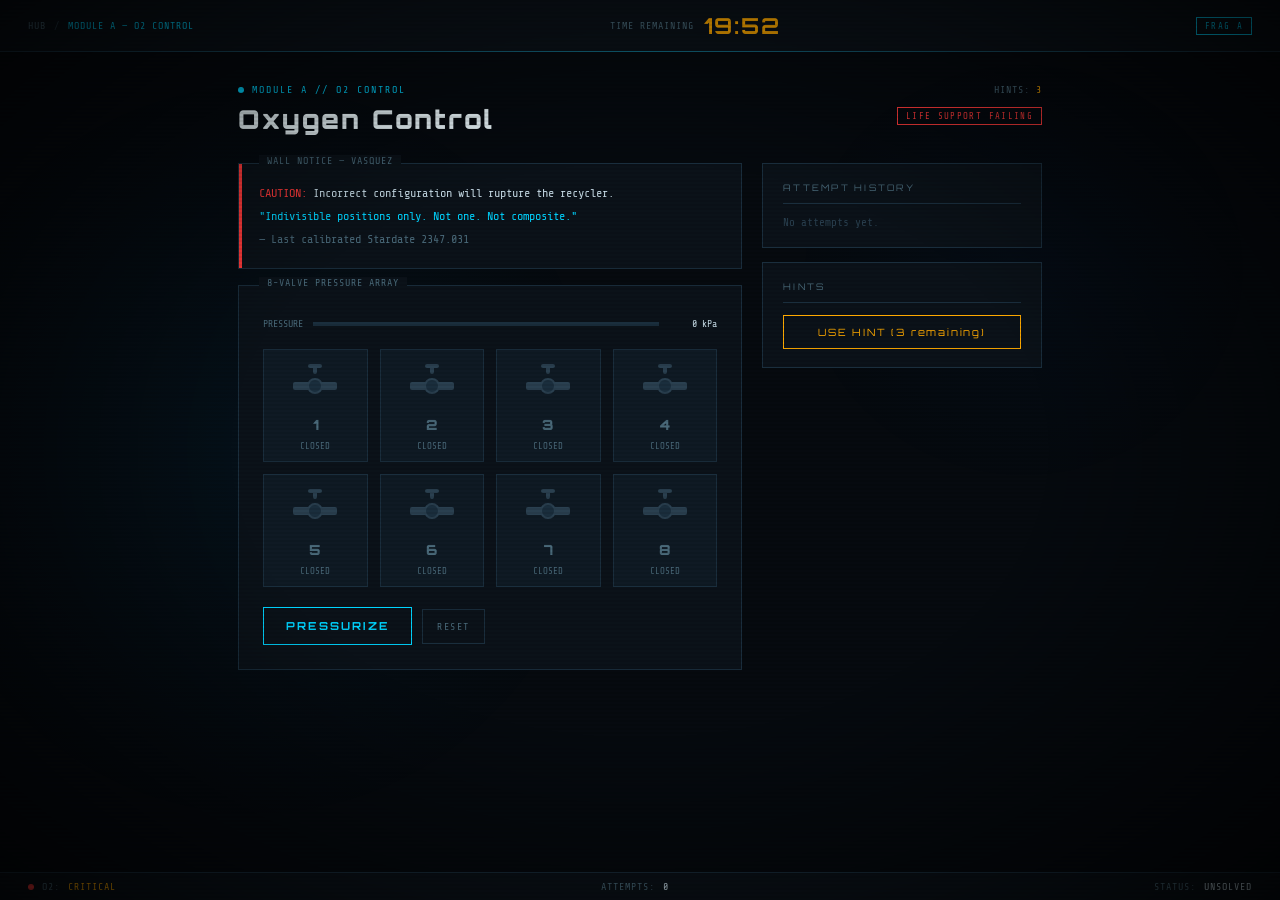
<file: rooms/o2.html>
<!DOCTYPE html>
<html lang="en">
<head>
  <meta charset="UTF-8">
  <meta name="viewport" content="width=device-width, initial-scale=1.0">
  <title>EREBUS — O2 Control</title>
  <link rel="stylesheet" href="../styles.css">
  <style>

    .room-bg {
      position: fixed; inset: 0;
      background:
        radial-gradient(ellipse 40% 60% at 20% 50%, rgba(0,150,220,0.05) 0%, transparent 70%),
        radial-gradient(ellipse 30% 40% at 80% 30%, rgba(0,80,180,0.04) 0%, transparent 60%);
      pointer-events: none; z-index: 1;
    }

    .topbar { justify-content: space-between; }
    .topbar-left { display: flex; align-items: center; gap: 16px; }
    .breadcrumb {
      font-family: var(--font-mono); font-size: 10px; color: var(--muted);
      letter-spacing: 0.1em; display: flex; align-items: center; gap: 8px;
    }
    .breadcrumb a { color: var(--muted); text-decoration: none; transition: color 0.2s; }
    .breadcrumb a:hover { color: var(--accent); }
    .breadcrumb .sep { color: var(--dim); }
    .breadcrumb .current { color: var(--accent); }
    .timer-wrap { display: flex; align-items: center; gap: 10px; }
    .timer-label { font-family: var(--font-mono); font-size: 10px; color: var(--muted); letter-spacing: 0.1em; }

    .room-shell {
      max-width: 860px; margin: 0 auto;
      padding: 32px 28px 100px; position: relative; z-index: 10;
    }

    .room-header {
      display: flex; justify-content: space-between; align-items: flex-start;
      margin-bottom: 28px; opacity: 0; animation: fadeIn 0.6s ease 0.1s forwards;
    }
    .room-tag {
      font-family: var(--font-mono); font-size: 10px; letter-spacing: 0.2em;
      color: var(--accent); margin-bottom: 8px; display: flex; align-items: center; gap: 8px;
    }
    .room-tag::before {
      content: ''; width: 6px; height: 6px; border-radius: 50%;
      background: var(--accent); animation: pulse 2s infinite;
    }
    .room-title {
      font-family: var(--font-hud); font-size: 26px; font-weight: 900;
      color: #e8f4f8; letter-spacing: 0.08em;
    }

    .room-body {
      display: grid; grid-template-columns: 1fr 280px;
      gap: 20px; align-items: start;
    }
    @media (max-width: 680px) { .room-body { grid-template-columns: 1fr; } }

    /* ── WALL NOTICE ── */
    .wall-notice {
      border: 1px solid var(--border); background: var(--panel);
      padding: 18px 20px; margin-bottom: 16px; position: relative;
      opacity: 0; animation: fadeIn 0.6s ease 0.2s forwards;
    }
    .wall-notice::after {
      content: ''; position: absolute; top: 0; left: 0;
      width: 3px; height: 100%; background: var(--danger);
    }
    .notice-text {
      font-family: var(--font-mono); font-size: 12px; line-height: 1.9; color: var(--text);
    }
    .notice-text .hi    { color: var(--accent); }
    .notice-text .alert { color: var(--danger); }
    .notice-text .ts    { color: var(--muted); }

    /* ── VALVE PANEL ── */
    .valve-panel {
      border: 1px solid var(--border); background: var(--panel);
      padding: 24px; position: relative;
      opacity: 0; animation: fadeIn 0.6s ease 0.3s forwards;
    }
    .valve-panel-label {
      position: absolute; top: -9px; left: 20px;
      font-family: var(--font-mono); font-size: 10px; color: var(--muted);
      background: var(--panel); padding: 0 8px; letter-spacing: 0.1em;
    }

    .pressure-row {
      display: flex; gap: 10px; align-items: center; margin: 8px 0 20px;
    }
    .pressure-label { font-family: var(--font-mono); font-size: 10px; color: var(--muted); white-space: nowrap; }
    .pressure-track { flex: 1; height: 4px; background: var(--border); position: relative; }
    .pressure-fill {
      position: absolute; top: 0; left: 0; height: 100%;
      background: var(--accent); transition: width 0.4s ease;
    }
    .pressure-val { font-family: var(--font-mono); font-size: 10px; color: var(--text); min-width: 48px; text-align: right; }

    .valve-grid {
      display: grid; grid-template-columns: repeat(4, 1fr);
      gap: 12px; margin-bottom: 20px;
    }

    .valve {
      border: 1px solid var(--border); background: var(--panel-2);
      padding: 14px 8px 10px; display: flex; flex-direction: column;
      align-items: center; gap: 8px; cursor: pointer;
      transition: border-color 0.2s, background 0.2s; user-select: none;
    }
    .valve:hover { border-color: var(--border-hi); }
    .valve.open { border-color: var(--accent); background: rgba(0,212,255,0.04); }

    .valve-visual { width: 44px; height: 44px; position: relative; }
    .valve-pipe-h {
      position: absolute; top: 50%; left: 0; right: 0; height: 8px; margin-top: -4px;
      background: var(--dim); border-radius: 2px; transition: background 0.3s;
    }
    .valve.open .valve-pipe-h { background: rgba(0,212,255,0.3); }
    .valve-body {
      position: absolute; top: 50%; left: 50%; width: 16px; height: 16px;
      margin: -8px 0 0 -8px; background: var(--border); border-radius: 50%;
      border: 2px solid var(--dim); transition: border-color 0.3s; z-index: 2;
    }
    .valve.open .valve-body { border-color: var(--accent); }
    .valve-stem {
      position: absolute; top: 0; left: 50%; width: 4px; height: 10px; margin-left: -2px;
      background: var(--dim); border-radius: 2px; z-index: 1;
    }
    .valve-handle {
      position: absolute; top: 0; left: 50%; width: 14px; height: 4px; margin-left: -7px;
      background: var(--dim); border-radius: 2px;
      transition: transform 0.3s, background 0.3s; z-index: 3;
    }
    .valve.open .valve-handle { transform: rotate(90deg); background: var(--accent); }

    .valve-id {
      font-family: var(--font-hud); font-size: 14px; font-weight: 900;
      color: var(--muted); transition: color 0.3s;
    }
    .valve.open .valve-id { color: var(--accent); }
    .valve-state { font-family: var(--font-mono); font-size: 9px; color: var(--muted); }
    .valve.open .valve-state { color: var(--green); }

    .submit-row { display: flex; gap: 10px; align-items: center; }
    .submit-btn {
      font-family: var(--font-hud); font-size: 11px; font-weight: 700; letter-spacing: 0.2em;
      padding: 11px 22px; border: 1px solid var(--accent); color: var(--accent);
      background: transparent; cursor: pointer; transition: all 0.2s;
    }
    .submit-btn:hover:not(:disabled) { background: rgba(0,212,255,0.08); }
    .submit-btn:disabled { border-color: var(--muted); color: var(--muted); cursor: not-allowed; }
    .reset-btn {
      font-family: var(--font-mono); font-size: 10px; letter-spacing: 0.15em; padding: 11px 14px;
      border: 1px solid var(--border); color: var(--muted); background: transparent; cursor: pointer; transition: all 0.2s;
    }
    .reset-btn:hover { border-color: var(--muted); color: var(--text); }
    .feedback { font-family: var(--font-mono); font-size: 11px; flex: 1; }
    .feedback.ok     { color: var(--green); }
    .feedback.fail   { color: var(--danger); }
    .feedback.locked { color: var(--warn); }

    .lockout-bar {
      position: absolute; bottom: 0; left: 0; height: 2px;
      background: var(--danger); width: 100%;
      transform: scaleX(0); transform-origin: left; transition: none;
    }
    .lockout-bar.animating { transform: scaleX(1); transition: transform 15s linear; }

    /* ── SIDE ── */
    .side-panels { display: flex; flex-direction: column; gap: 14px; }

    .history-panel {
      border: 1px solid var(--border); background: var(--panel); padding: 18px 20px;
      opacity: 0; animation: fadeIn 0.6s ease 0.4s forwards;
    }
    .panel-title {
      font-family: var(--font-hud); font-size: 9px; letter-spacing: 0.25em; color: var(--muted);
      border-bottom: 1px solid var(--border); padding-bottom: 10px; margin-bottom: 12px;
    }
    .attempt-list { list-style: none; }
    .attempt-item {
      display: flex; justify-content: space-between; align-items: center;
      padding: 6px 0; border-bottom: 1px solid rgba(26,46,61,0.4);
      font-family: var(--font-mono); font-size: 10px;
    }
    .attempt-item:last-child { border-bottom: none; }
    .attempt-valves { color: var(--text); }
    .attempt-result.fail { color: var(--danger); }
    .attempt-result.ok   { color: var(--green); }
    .no-attempts { font-family: var(--font-mono); font-size: 11px; color: var(--dim); }

    .hint-panel {
      border: 1px solid var(--border); background: var(--panel); padding: 18px 20px;
      opacity: 0; animation: fadeIn 0.6s ease 0.5s forwards;
    }
    .hint-btn {
      width: 100%; font-family: var(--font-hud); font-size: 10px; letter-spacing: 0.18em;
      padding: 10px; border: 1px solid var(--warn); color: var(--warn);
      background: transparent; cursor: pointer; transition: all 0.2s;
    }
    .hint-btn:hover:not(:disabled) { background: rgba(255,170,0,0.06); }
    .hint-btn:disabled { border-color: var(--dim); color: var(--dim); cursor: not-allowed; }
    .hint-text {
      font-family: var(--font-mono); font-size: 11px; line-height: 1.8;
      color: var(--warn); margin-top: 12px; display: none;
    }
    .hint-text.visible { display: block; }

    /* ── SUCCESS ── */
    .success-overlay {
      position: fixed; inset: 0; background: rgba(6,10,15,0.92); z-index: 300;
      display: flex; align-items: center; justify-content: center;
      opacity: 0; pointer-events: none; transition: opacity 0.5s;
    }
    .success-overlay.show { opacity: 1; pointer-events: all; }
    .success-card {
      border: 1px solid var(--green); background: var(--panel);
      padding: 44px 48px; text-align: center; max-width: 440px; width: 90%; position: relative;
    }
    .success-card::before, .success-card::after {
      content: ''; position: absolute; height: 2px; left: 0; right: 0;
      background: linear-gradient(90deg, transparent, var(--green), transparent);
    }
    .success-card::before { top: 0; } .success-card::after { bottom: 0; }
    .success-icon { font-size: 40px; color: var(--green); margin-bottom: 16px; display: block; }
    .success-title {
      font-family: var(--font-hud); font-size: 17px; font-weight: 700;
      color: #e8f4f8; letter-spacing: 0.1em; margin-bottom: 8px;
    }
    .success-sub {
      font-family: var(--font-mono); font-size: 11px; color: var(--muted);
      letter-spacing: 0.05em; line-height: 1.8; margin-bottom: 6px;
    }
    .fragment-reveal {
      font-family: var(--font-hud); font-size: 26px; font-weight: 900; color: var(--green);
      letter-spacing: 0.3em; margin: 16px 0 24px;
      border: 1px solid rgba(0,255,136,0.3); padding: 12px 20px; display: inline-block;
    }
    .success-actions { display: flex; gap: 10px; justify-content: center; flex-wrap: wrap; }
    .success-btn {
      font-family: var(--font-hud); font-size: 10px; font-weight: 700; letter-spacing: 0.2em;
      padding: 11px 20px; border: 1px solid var(--accent); color: var(--accent);
      background: transparent; cursor: pointer; text-decoration: none; transition: all 0.2s;
    }
    .success-btn:hover { background: rgba(0,212,255,0.08); }
    .success-btn.secondary { border-color: var(--border); color: var(--muted); }
    .success-btn.secondary:hover { border-color: var(--muted); color: var(--text); }
    .lore-reveal {
      margin-top: 18px; padding-top: 16px; border-top: 1px solid var(--border);
      font-family: var(--font-mono); font-size: 11px; color: var(--muted);
      line-height: 1.8; text-align: left;
    }
    .lore-reveal strong { color: var(--warn); font-weight: normal; }

  </style>
</head>
<body>

<div class="scanlines"></div>
<div class="vignette"></div>
<div class="room-bg"></div>

<div class="success-overlay" id="success-overlay">
  <div class="success-card">
    <span class="success-icon">✓</span>
    <div class="success-title">O2 RESTORED</div>
    <div class="success-sub">Fragment A recovered.</div>
    <div class="fragment-reveal">4471</div>
    <div class="success-actions">
      <a href="../hub.html" class="success-btn">‹ RETURN TO HUB</a>
      <button class="success-btn secondary" onclick="document.getElementById('success-overlay').classList.remove('show')">VIEW ROOM</button>
    </div>
    <div class="lore-reveal">
      <strong>// PETROV — DAY 81</strong><br>
      "Something in the bio-cultures mutated. It's spreading to the water supply. I don't think it's accidental."
    </div>
  </div>
</div>

<header class="topbar">
  <div class="topbar-left">
    <div class="breadcrumb">
      <a href="../hub.html">HUB</a>
      <span class="sep">/</span>
      <span class="current">MODULE A — O2 CONTROL</span>
    </div>
  </div>
  <div class="timer-wrap">
    <div class="timer-label">TIME REMAINING</div>
    <div class="timer" id="timer">20:00</div>
  </div>
  <div class="badge badge--accent" style="font-size:9px">FRAG A</div>
</header>

<main class="room-shell">

  <div class="room-header">
    <div>
      <div class="room-tag">MODULE A // O2 CONTROL</div>
      <div class="room-title">Oxygen Control</div>
    </div>
    <div style="text-align:right">
      <div style="font-family:var(--font-mono);font-size:10px;color:var(--muted);letter-spacing:0.1em;margin-bottom:8px">
        HINTS: <span id="hint-count" style="color:var(--warn)">3</span>
      </div>
      <div class="badge badge--danger">LIFE SUPPORT FAILING</div>
    </div>
  </div>

  <div class="room-body">
    <div>

<div class="wall-notice">
  <div class="panel-label">WALL NOTICE — VASQUEZ</div>
  <div class="notice-text">
    <span class="alert">CAUTION:</span> Incorrect configuration will rupture the recycler.<br>
    <span class="hi">"Indivisible positions only. Not one. Not composite."</span><br>
    <span class="ts">— Last calibrated Stardate 2347.031</span>
  </div>
</div>

      <div class="valve-panel" id="valve-panel">
        <div class="valve-panel-label">8-VALVE PRESSURE ARRAY</div>
        <div class="pressure-row">
          <div class="pressure-label">PRESSURE</div>
          <div class="pressure-track"><div class="pressure-fill" id="pressure-fill"></div></div>
          <div class="pressure-val" id="pressure-val">0 kPa</div>
        </div>
        <div class="valve-grid" id="valve-grid"></div>
        <div class="submit-row">
          <button class="submit-btn" id="submit-btn" onclick="checkSolution()">PRESSURIZE</button>
          <button class="reset-btn" onclick="resetValves()">RESET</button>
          <div class="feedback" id="feedback"></div>
        </div>
        <div class="lockout-bar" id="lockout-bar"></div>
      </div>

    </div>

    <div class="side-panels">

      <div class="history-panel">
        <div class="panel-title">ATTEMPT HISTORY</div>
        <ul class="attempt-list" id="attempt-list">
          <li class="no-attempts" id="no-attempts">No attempts yet.</li>
        </ul>
      </div>

      <div class="hint-panel">
        <div class="panel-title">HINTS</div>
        <button class="hint-btn" id="hint-btn" onclick="useHint()">USE HINT (3 remaining)</button>
        <div class="hint-text" id="hint-text"></div>
      </div>

    </div>
  </div>
</main>

<div class="hud-bar">
  <div class="hud-item"><div class="hud-dot"></div>O2: <span id="hud-pressure">CRITICAL</span></div>
  <div class="hud-item">ATTEMPTS: <span id="hud-attempts">0</span></div>
  <div class="hud-item">STATUS: <span id="hud-status">UNSOLVED</span></div>
</div>

<script>
  const SOLUTION  = [false,true,true,false,true,false,true,false];
  const FRAGMENT  = '4471';
  const LOCKOUT_S = 15;

const hints = [
  "The note says 'indivisible' and 'not composite.' A number divisible only by 1 and itself has a specific mathematical name. Think about which numbers between 1 and 8 fit that description.",
  "The clue excludes 1 (explicitly) and composite numbers (4, 6, 8 — divisible by more than two factors). That leaves 2, 3, 5, 7.",
  "Open valves 2, 3, 5, and 7. Leave 1, 4, 6, and 8 closed."
];

  let valveState = new Array(8).fill(false);
  let attempts   = [];
  let hintsLeft  = 3;
  let lockedOut  = false;
  let solved     = false;

  /* ── TIMER ── */
  let totalSeconds = 20 * 60;
  const savedTime  = localStorage.getItem('erebus-time');
  if (savedTime) totalSeconds = parseInt(savedTime, 10);
  const timerEl = document.getElementById('timer');
  function fmt(s){ return `${Math.floor(s/60).toString().padStart(2,'0')}:${(s%60).toString().padStart(2,'0')}`; }
  timerEl.textContent = fmt(totalSeconds);
  const timerInterval = setInterval(() => {
    totalSeconds--;
    localStorage.setItem('erebus-time', totalSeconds);
    timerEl.textContent = fmt(totalSeconds);
    if (totalSeconds <= 60) timerEl.classList.add('critical');
    if (totalSeconds <= 0) {
      clearInterval(timerInterval);
      window.location.href = '../gameover.html';
    }
  }, 1000);

  function buildGrid() {
    const grid = document.getElementById('valve-grid');
    grid.innerHTML = '';
    for (let i = 0; i < 8; i++) {
      const open = valveState[i];
      const div  = document.createElement('div');
      div.className = `valve${open ? ' open' : ''}`;
      div.id = `valve-${i}`;
      div.onclick = () => toggleValve(i);
      div.innerHTML = `
        <div class="valve-visual">
          <div class="valve-pipe-h"></div>
          <div class="valve-stem"></div>
          <div class="valve-handle"></div>
          <div class="valve-body"></div>
        </div>
        <div class="valve-id">${i+1}</div>
        <div class="valve-state">${open ? 'OPEN' : 'CLOSED'}</div>
      `;
      grid.appendChild(div);
    }
    updatePressure();
  }

  function toggleValve(i) {
    if (lockedOut || solved) return;
    valveState[i] = !valveState[i];
    const el = document.getElementById(`valve-${i}`);
    el.classList.toggle('open', valveState[i]);
    el.querySelector('.valve-state').textContent = valveState[i] ? 'OPEN' : 'CLOSED';
    updatePressure();
    setFeedback('', '');
  }

  function resetValves() {
    if (lockedOut || solved) return;
    valveState = new Array(8).fill(false);
    buildGrid();
    setFeedback('', '');
  }

  function updatePressure() {
    const open   = valveState.filter(Boolean).length;
    const target = 4;
    const pct    = Math.round((open / target) * 100);
    const kpa    = Math.round(open * 20);
    const fill   = document.getElementById('pressure-fill');
    const val    = document.getElementById('pressure-val');
    const hud    = document.getElementById('hud-pressure');
    fill.style.width      = Math.min(pct, 100) + '%';
    fill.style.background = open > target ? 'var(--danger)' : open === target ? 'var(--green)' : 'var(--accent)';
    val.textContent       = `${kpa} kPa`;
    val.style.color       = open > target ? 'var(--danger)' : open === target ? 'var(--green)' : 'var(--text)';
    hud.textContent       = open === 0 ? 'CRITICAL' : open < target ? 'LOW' : open === target ? 'NOMINAL' : 'OVERPRESSURE';
    hud.style.color       = open > target ? 'var(--danger)' : open === target ? 'var(--green)' : 'var(--warn)';
  }

 function checkSolution() {
  if (lockedOut || solved) return;
  const correct  = SOLUTION.every((s, i) => s === valveState[i]);
  const openNums = valveState.map((v,i) => v ? i+1 : null).filter(Boolean);
  attempts.push({ valves: openNums.join(', ') || 'none', correct });
  updateHistory();
  document.getElementById('hud-attempts').textContent = attempts.length;
  if (correct) {
    handleSolve();
  } else {
    triggerLockout();
    const evens = openNums.every(n => n % 2 === 0);
    const odds  = openNums.every(n => n % 2 !== 0);
    if (evens)     setFeedback('All even — re-read the clue. Locked 15s.', 'fail');
    else if (odds) setFeedback('All odd — not quite. Locked 15s.', 'fail');
    else           setFeedback('Incorrect configuration. Locked 15s.', 'fail');
  }
  }

  function handleSolve() {
    solved = true;
    clearInterval(timerInterval);
    const state = JSON.parse(localStorage.getItem('erebus') || '{}');
    state.A = FRAGMENT;
    localStorage.setItem('erebus', JSON.stringify(state));
    setFeedback('O2 nominal. Fragment A recovered.', 'ok');
    document.getElementById('hud-status').textContent = 'SOLVED';
    document.getElementById('hud-status').style.color = 'var(--green)';
    setTimeout(() => document.getElementById('success-overlay').classList.add('show'), 800);
  }

  function triggerLockout() {
    lockedOut = true;
    document.getElementById('submit-btn').disabled = true;
    const bar = document.getElementById('lockout-bar');
    bar.classList.remove('animating'); void bar.offsetWidth;
    bar.classList.add('animating');
    setTimeout(() => {
      lockedOut = false;
      document.getElementById('submit-btn').disabled = false;
      bar.classList.remove('animating');
      setFeedback('Unlocked. Try again.', 'locked');
    }, LOCKOUT_S * 1000);
  }

  function setFeedback(msg, type) {
    const el = document.getElementById('feedback');
    el.textContent = msg;
    el.className = `feedback${type ? ' '+type : ''}`;
  }

  function updateHistory() {
    const list = document.getElementById('attempt-list');
    document.getElementById('no-attempts')?.remove();
    list.innerHTML = '';
    [...attempts].reverse().slice(0,6).forEach(a => {
      const li = document.createElement('li');
      li.className = 'attempt-item';
      li.innerHTML = `<span class="attempt-valves">Valves: ${a.valves}</span><span class="attempt-result ${a.correct?'ok':'fail'}">${a.correct?'✓':'✗'}</span>`;
      list.appendChild(li);
    });
  }

  function useHint() {
    if (hintsLeft <= 0 || solved) return;
    const used = 3 - hintsLeft;
    document.getElementById('hint-text').textContent = hints[used];
    document.getElementById('hint-text').classList.add('visible');
    hintsLeft--;
    document.getElementById('hint-count').textContent = hintsLeft;
    document.getElementById('hint-btn').textContent = `USE HINT (${hintsLeft} remaining)`;
    if (hintsLeft <= 0) document.getElementById('hint-btn').disabled = true;
    const state = JSON.parse(localStorage.getItem('erebus') || '{}');
    state.hintsUsed = (state.hintsUsed || 0) + 1;
    localStorage.setItem('erebus', JSON.stringify(state));
  }

  window.addEventListener('DOMContentLoaded', () => {
    const state = JSON.parse(localStorage.getItem('erebus') || '{}');
    if (state.A) {
      solved = true;
      valveState = [...SOLUTION];
      buildGrid();
      setFeedback('Already restored. Fragment A: ' + FRAGMENT, 'ok');
      document.getElementById('hud-status').textContent = 'SOLVED';
      document.getElementById('hud-status').style.color = 'var(--green)';
      document.getElementById('submit-btn').disabled = true;
    } else {
      buildGrid();
    }
    const globalHintsUsed = state.hintsUsed || 0;
    hintsLeft = Math.max(0, 3 - globalHintsUsed);
    document.getElementById('hint-count').textContent = hintsLeft;
    document.getElementById('hint-btn').textContent = `USE HINT (${hintsLeft} remaining)`;
    if (hintsLeft <= 0) document.getElementById('hint-btn').disabled = true;
  });

  buildGrid();
</script>
</body>
</html>
</file>
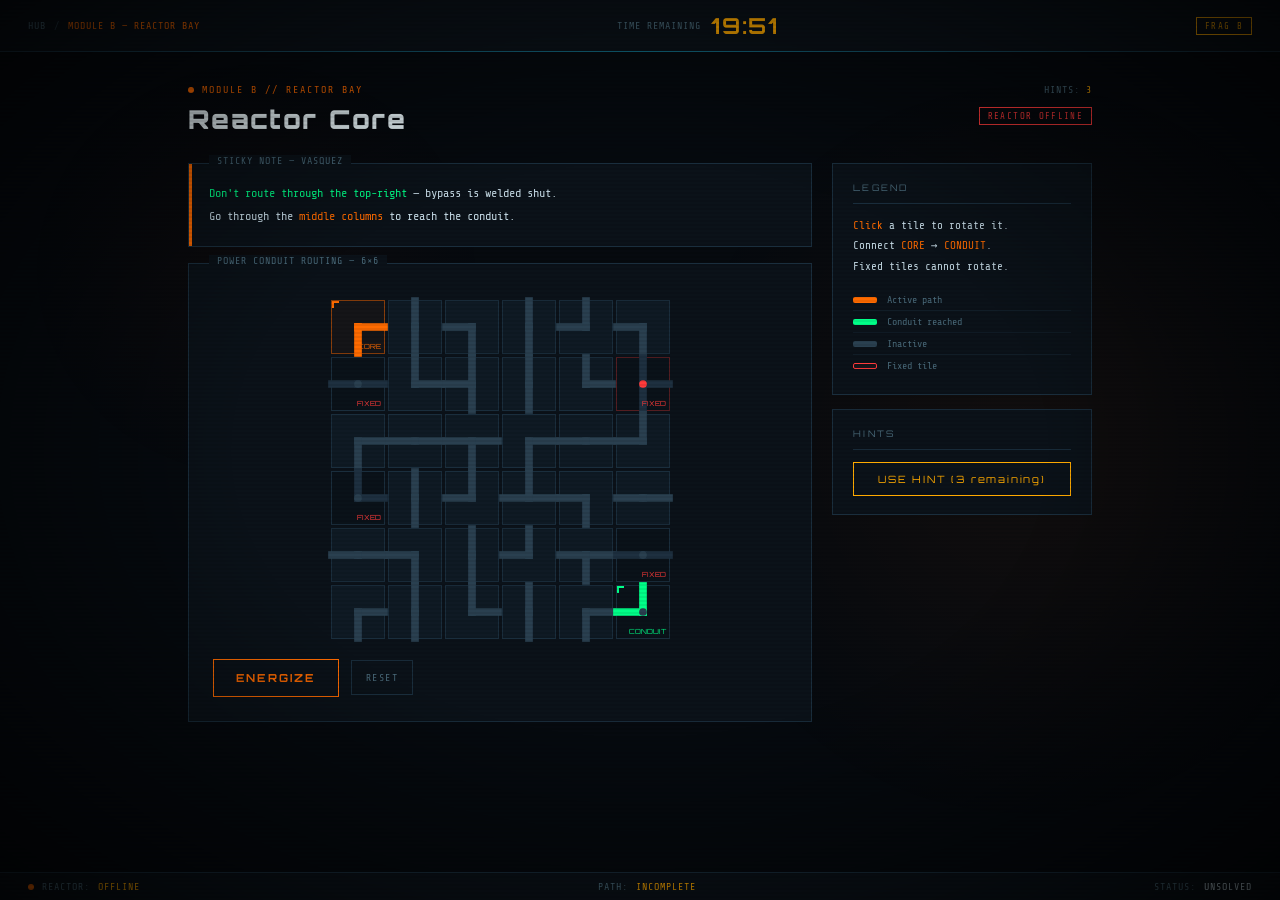
<file: rooms/reactor.html>
<!DOCTYPE html>
<html lang="en">
<head>
  <meta charset="UTF-8">
  <meta name="viewport" content="width=device-width, initial-scale=1.0">
  <title>EREBUS — Reactor Bay</title>
  <link rel="stylesheet" href="../styles.css">
  <style>

    .room-bg {
      position: fixed; inset: 0;
      background:
        radial-gradient(ellipse 40% 60% at 80% 50%, rgba(255,100,0,0.05) 0%, transparent 70%),
        radial-gradient(ellipse 30% 40% at 20% 30%, rgba(200,60,0,0.04) 0%, transparent 60%);
      pointer-events: none; z-index: 1;
    }

    .topbar { justify-content: space-between; }
    .topbar-left { display: flex; align-items: center; gap: 16px; }
    .breadcrumb {
      font-family: var(--font-mono); font-size: 10px; color: var(--muted);
      letter-spacing: 0.1em; display: flex; align-items: center; gap: 8px;
    }
    .breadcrumb a { color: var(--muted); text-decoration: none; transition: color 0.2s; }
    .breadcrumb a:hover { color: var(--orange); }
    .breadcrumb .sep { color: var(--dim); }
    .breadcrumb .current { color: var(--orange); }
    .timer-wrap { display: flex; align-items: center; gap: 10px; }
    .timer-label { font-family: var(--font-mono); font-size: 10px; color: var(--muted); letter-spacing: 0.1em; }

    .room-shell {
      max-width: 960px; margin: 0 auto;
      padding: 32px 28px 100px; position: relative; z-index: 10;
    }

    .room-header {
      display: flex; justify-content: space-between; align-items: flex-start;
      margin-bottom: 28px; opacity: 0; animation: fadeIn 0.6s ease 0.1s forwards;
    }
    .room-tag {
      font-family: var(--font-mono); font-size: 10px; letter-spacing: 0.2em;
      color: var(--orange); margin-bottom: 8px; display: flex; align-items: center; gap: 8px;
    }
    .room-tag::before {
      content: ''; width: 6px; height: 6px; border-radius: 50%;
      background: var(--orange); animation: pulse 2s infinite;
    }
    .room-title {
      font-family: var(--font-hud); font-size: 26px; font-weight: 900;
      color: #e8f4f8; letter-spacing: 0.08em;
    }

    .room-body {
      display: grid; grid-template-columns: 1fr 260px;
      gap: 20px; align-items: start;
    }
    @media (max-width: 720px) { .room-body { grid-template-columns: 1fr; } }

    /* ── WALL NOTICE ── */
    .wall-notice {
      border: 1px solid var(--border); background: var(--panel);
      padding: 18px 20px; margin-bottom: 16px; position: relative;
      opacity: 0; animation: fadeIn 0.6s ease 0.2s forwards;
    }
    .wall-notice::after {
      content: ''; position: absolute; top: 0; left: 0;
      width: 3px; height: 100%; background: var(--orange);
    }
    .notice-text {
      font-family: var(--font-mono); font-size: 12px; line-height: 1.9; color: var(--text);
    }
    .notice-text .hi    { color: var(--orange); }
    .notice-text .ts    { color: var(--muted); }
    .notice-text .alert { color: var(--danger); }
    .notice-text .good  { color: var(--green); }

    /* ── PIPE PANEL ── */
    .pipe-panel {
      border: 1px solid var(--border); background: var(--panel);
      padding: 24px; position: relative;
      opacity: 0; animation: fadeIn 0.6s ease 0.3s forwards;
    }
    .pipe-panel-label {
      position: absolute; top: -9px; left: 20px;
      font-family: var(--font-mono); font-size: 10px; color: var(--muted);
      background: var(--panel); padding: 0 8px; letter-spacing: 0.1em;
    }

    .grid-wrap { display: flex; justify-content: center; margin: 12px 0 20px; }

    .pipe-grid {
      display: grid;
      grid-template-columns: repeat(6, 54px);
      grid-template-rows: repeat(6, 54px);
      gap: 3px;
    }

    .tile {
      width: 54px; height: 54px; background: var(--panel-2);
      border: 1px solid var(--border); cursor: pointer; position: relative;
      transition: border-color 0.2s; user-select: none;
    }
    .tile:hover:not(.fixed) { border-color: var(--border-hi); }
    .tile.fixed  { cursor: default; background: rgba(10,18,26,0.8); }
    .tile.lit    { border-color: rgba(255,107,0,0.5); background: rgba(255,107,0,0.04); }
    .tile.dead   { border-color: rgba(255,59,59,0.3); }

    .tile svg { position: absolute; inset: 0; width: 100%; height: 100%; overflow: visible; }
    .pipe-seg {
      stroke: var(--dim); stroke-width: 8; stroke-linecap: square; fill: none; transition: stroke 0.25s;
    }
    .tile.lit    .pipe-seg { stroke: var(--orange); }
    .tile.source .pipe-seg { stroke: var(--orange); }
    .tile.target .pipe-seg { stroke: var(--green); }
    .tile.target.lit .pipe-seg { stroke: var(--green); }
    .tile.fixed  .pipe-seg { stroke: #1e3040; }
    .tile.fixed.lit .pipe-seg { stroke: var(--orange); }
    .tile.fixed.source .pipe-seg { stroke: var(--orange); }
    .tile.fixed.target .pipe-seg { stroke: var(--green); }

    .tile-label {
      position: absolute; bottom: 2px; right: 3px;
      font-family: var(--font-hud); font-size: 7px; color: var(--dim);
      pointer-events: none;
    }
    .tile.source .tile-label { color: var(--orange); }
    .tile.target .tile-label { color: var(--green); }
    .tile.fixed:not(.source):not(.target) .tile-label { color: var(--danger); font-size: 7px; }

    .tile.source::before, .tile.target::before {
      content: ''; position: absolute; top: 0; left: 0;
      width: 7px; height: 7px;
      border-top: 2px solid var(--orange); border-left: 2px solid var(--orange);
    }
    .tile.target::before { border-color: var(--green); }

    .panel-footer { display: flex; gap: 12px; align-items: center; flex-wrap: wrap; }
    .submit-btn {
      font-family: var(--font-hud); font-size: 11px; font-weight: 700; letter-spacing: 0.2em;
      padding: 11px 22px; border: 1px solid var(--orange); color: var(--orange);
      background: transparent; cursor: pointer; transition: all 0.2s;
    }
    .submit-btn:hover:not(:disabled) { background: rgba(255,107,0,0.08); }
    .submit-btn:disabled { border-color: var(--muted); color: var(--muted); cursor: not-allowed; }
    .reset-btn {
      font-family: var(--font-mono); font-size: 10px; letter-spacing: 0.15em; padding: 11px 14px;
      border: 1px solid var(--border); color: var(--muted); background: transparent; cursor: pointer; transition: all 0.2s;
    }
    .reset-btn:hover { border-color: var(--muted); color: var(--text); }
    .feedback { font-family: var(--font-mono); font-size: 11px; flex: 1; }
    .feedback.ok   { color: var(--green); }
    .feedback.fail { color: var(--danger); }

    .lockout-bar {
      position: absolute; bottom: 0; left: 0; height: 2px;
      background: var(--danger); width: 100%;
      transform: scaleX(0); transform-origin: left; transition: none;
    }
    .lockout-bar.animating { transform: scaleX(1); transition: transform 15s linear; }

    /* ── SIDE ── */
    .side-panels { display: flex; flex-direction: column; gap: 14px; }

    .info-panel {
      border: 1px solid var(--border); background: var(--panel); padding: 18px 20px;
      opacity: 0; animation: fadeIn 0.6s ease 0.4s forwards;
    }
    .panel-title {
      font-family: var(--font-hud); font-size: 9px; letter-spacing: 0.25em; color: var(--muted);
      border-bottom: 1px solid var(--border); padding-bottom: 10px; margin-bottom: 12px;
    }
    .info-text { font-family: var(--font-mono); font-size: 11px; line-height: 1.85; color: var(--text); }
    .info-text strong { color: var(--orange); font-weight: normal; }

    .legend-row {
      display: flex; align-items: center; gap: 10px;
      padding: 5px 0; border-bottom: 1px solid rgba(26,46,61,0.4);
      font-family: var(--font-mono); font-size: 10px; color: var(--muted);
    }
    .legend-row:last-child { border-bottom: none; }
    .legend-swatch { width: 24px; height: 6px; border-radius: 2px; flex-shrink: 0; }

    .hint-panel {
      border: 1px solid var(--border); background: var(--panel); padding: 18px 20px;
      opacity: 0; animation: fadeIn 0.6s ease 0.5s forwards;
    }
    .hint-btn {
      width: 100%; font-family: var(--font-hud); font-size: 10px; letter-spacing: 0.18em;
      padding: 10px; border: 1px solid var(--warn); color: var(--warn);
      background: transparent; cursor: pointer; transition: all 0.2s;
    }
    .hint-btn:hover:not(:disabled) { background: rgba(255,170,0,0.06); }
    .hint-btn:disabled { border-color: var(--dim); color: var(--dim); cursor: not-allowed; }
    .hint-text { font-family: var(--font-mono); font-size: 11px; line-height: 1.8; color: var(--warn); margin-top: 12px; display: none; }
    .hint-text.visible { display: block; }

    /* ── SUCCESS ── */
    .success-overlay {
      position: fixed; inset: 0; background: rgba(6,10,15,0.92); z-index: 300;
      display: flex; align-items: center; justify-content: center;
      opacity: 0; pointer-events: none; transition: opacity 0.5s;
    }
    .success-overlay.show { opacity: 1; pointer-events: all; }
    .success-card {
      border: 1px solid var(--green); background: var(--panel);
      padding: 44px 48px; text-align: center; max-width: 440px; width: 90%; position: relative;
    }
    .success-card::before, .success-card::after {
      content: ''; position: absolute; height: 2px; left: 0; right: 0;
      background: linear-gradient(90deg, transparent, var(--green), transparent);
    }
    .success-card::before { top: 0; } .success-card::after { bottom: 0; }
    .success-icon { font-size: 40px; color: var(--green); margin-bottom: 16px; display: block; }
    .success-title { font-family: var(--font-hud); font-size: 17px; font-weight: 700; color: #e8f4f8; letter-spacing: 0.1em; margin-bottom: 8px; }
    .success-sub { font-family: var(--font-mono); font-size: 11px; color: var(--muted); line-height: 1.8; margin-bottom: 6px; }
    .fragment-reveal {
      font-family: var(--font-hud); font-size: 26px; font-weight: 900; color: var(--green);
      letter-spacing: 0.3em; margin: 16px 0 24px;
      border: 1px solid rgba(0,255,136,0.3); padding: 12px 20px; display: inline-block;
    }
    .success-actions { display: flex; gap: 10px; justify-content: center; flex-wrap: wrap; }
    .success-btn {
      font-family: var(--font-hud); font-size: 10px; font-weight: 700; letter-spacing: 0.2em;
      padding: 11px 20px; border: 1px solid var(--accent); color: var(--accent);
      background: transparent; cursor: pointer; text-decoration: none; transition: all 0.2s;
    }
    .success-btn:hover { background: rgba(0,212,255,0.08); }
    .success-btn.secondary { border-color: var(--border); color: var(--muted); }
    .success-btn.secondary:hover { border-color: var(--muted); color: var(--text); }
    .lore-reveal {
      margin-top: 18px; padding-top: 16px; border-top: 1px solid var(--border);
      font-family: var(--font-mono); font-size: 11px; color: var(--muted); line-height: 1.8; text-align: left;
    }
    .lore-reveal strong { color: var(--warn); font-weight: normal; }

  </style>
</head>
<body>

<div class="scanlines"></div>
<div class="vignette"></div>
<div class="room-bg"></div>

<div class="success-overlay" id="success-overlay">
  <div class="success-card">
    <span class="success-icon">✓</span>
    <div class="success-title">REACTOR ONLINE</div>
    <div class="success-sub">Fragment B recovered.</div>
    <div class="fragment-reveal">8823</div>
    <div class="success-actions">
      <a href="../hub.html" class="success-btn">‹ RETURN TO HUB</a>
      <button class="success-btn secondary" onclick="document.getElementById('success-overlay').classList.remove('show')">VIEW ROOM</button>
    </div>
    <div class="lore-reveal">
      <strong>// VASQUEZ — DAY 88</strong><br>
      "Someone rerouted the conduits to isolate Lab 7. Deliberately. Petrov won't answer. My incident report was suppressed by Okafor."
    </div>
  </div>
</div>

<header class="topbar">
  <div class="topbar-left">
    <div class="breadcrumb">
      <a href="../hub.html">HUB</a>
      <span class="sep">/</span>
      <span class="current">MODULE B — REACTOR BAY</span>
    </div>
  </div>
  <div class="timer-wrap">
    <div class="timer-label">TIME REMAINING</div>
    <div class="timer" id="timer">20:00</div>
  </div>
  <div class="badge badge--warn" style="font-size:9px">FRAG B</div>
</header>

<main class="room-shell">

  <div class="room-header">
    <div>
      <div class="room-tag">MODULE B // REACTOR BAY</div>
      <div class="room-title">Reactor Core</div>
    </div>
    <div style="text-align:right">
      <div style="font-family:var(--font-mono);font-size:10px;color:var(--muted);letter-spacing:0.1em;margin-bottom:8px">
        HINTS: <span id="hint-count" style="color:var(--warn)">3</span>
      </div>
      <div class="badge badge--danger">REACTOR OFFLINE</div>
    </div>
  </div>

  <div class="room-body">
    <div>

      <div class="wall-notice">
        <div class="panel-label">STICKY NOTE — VASQUEZ</div>
        <div class="notice-text">
          <span class="good">Don't route through the top-right</span> — bypass is welded shut.<br>
          Go through the <span class="hi">middle columns</span> to reach the conduit.
        </div>
      </div>

      <div class="pipe-panel" id="pipe-panel">
        <div class="pipe-panel-label">POWER CONDUIT ROUTING — 6×6</div>
        <div class="grid-wrap">
          <div class="pipe-grid" id="pipe-grid"></div>
        </div>
        <div class="panel-footer">
          <button class="submit-btn" id="submit-btn" onclick="checkSolution()">ENERGIZE</button>
          <button class="reset-btn" onclick="resetPuzzle()">RESET</button>
          <div class="feedback" id="feedback"></div>
        </div>
        <div class="lockout-bar" id="lockout-bar"></div>
      </div>

    </div>

    <div class="side-panels">

      <div class="info-panel">
        <div class="panel-title">LEGEND</div>
        <div class="info-text">
          <strong>Click</strong> a tile to rotate it.<br>
          Connect <strong>CORE</strong> → <strong>CONDUIT</strong>.<br>
          Fixed tiles cannot rotate.
        </div>
        <div style="margin-top:12px">
          <div class="legend-row"><div class="legend-swatch" style="background:var(--orange)"></div>Active path</div>
          <div class="legend-row"><div class="legend-swatch" style="background:var(--green)"></div>Conduit reached</div>
          <div class="legend-row"><div class="legend-swatch" style="background:var(--dim)"></div>Inactive</div>
          <div class="legend-row"><div class="legend-swatch" style="border:1px solid var(--danger);background:rgba(255,59,59,0.05)"></div>Fixed tile</div>
        </div>
      </div>

      <div class="hint-panel">
        <div class="panel-title">HINTS</div>
        <button class="hint-btn" id="hint-btn" onclick="useHint()">USE HINT (3 remaining)</button>
        <div class="hint-text" id="hint-text"></div>
      </div>

    </div>
  </div>
</main>

<div class="hud-bar">
  <div class="hud-item"><div class="hud-dot" style="background:var(--orange)"></div>REACTOR: <span id="hud-reactor">OFFLINE</span></div>
  <div class="hud-item">PATH: <span id="hud-path">INCOMPLETE</span></div>
  <div class="hud-item">STATUS: <span id="hud-status">UNSOLVED</span></div>
</div>

<script>
  const PIPE_CONNECTIONS = {
    I: [[0,1,0,1],[1,0,1,0]],
    L: [[1,1,0,0],[0,1,1,0],[0,0,1,1],[1,0,0,1]],
    T: [[1,1,0,1],[1,1,1,0],[0,1,1,1],[1,0,1,1]],
    X: [[1,1,1,1]],
  };

  const GRID_DEF = [
    { type:'L', rot:1, fixed:true  },
    { type:'I', rot:1, fixed:false },
    { type:'L', rot:2, fixed:false },
    { type:'I', rot:1, fixed:false },
    { type:'L', rot:3, fixed:false },
    { type:'L', rot:2, fixed:false },
    { type:'I', rot:0, fixed:true  },
    { type:'L', rot:0, fixed:false },
    { type:'T', rot:3, fixed:false },
    { type:'I', rot:1, fixed:false },
    { type:'L', rot:0, fixed:false },
    { type:'T', rot:1, fixed:true  },
    { type:'L', rot:1, fixed:false },
    { type:'I', rot:0, fixed:false },
    { type:'T', rot:2, fixed:false },
    { type:'L', rot:1, fixed:false },
    { type:'I', rot:0, fixed:false },
    { type:'L', rot:3, fixed:false },
    { type:'L', rot:0, fixed:true  },
    { type:'I', rot:1, fixed:false },
    { type:'L', rot:3, fixed:false },
    { type:'T', rot:0, fixed:false },
    { type:'L', rot:2, fixed:false },
    { type:'I', rot:0, fixed:false },
    { type:'I', rot:0, fixed:false },
    { type:'L', rot:2, fixed:false },
    { type:'I', rot:1, fixed:false },
    { type:'L', rot:3, fixed:false },
    { type:'T', rot:2, fixed:false },
    { type:'I', rot:0, fixed:true  },
    { type:'L', rot:1, fixed:false },
    { type:'I', rot:1, fixed:false },
    { type:'L', rot:0, fixed:false },
    { type:'I', rot:1, fixed:false },
    { type:'L', rot:1, fixed:false },
    { type:'L', rot:3, fixed:true  },
  ];

  const SOLUTION_ROTS = [1,1,2,1,3,2,0,0,3,1,0,1,1,0,2,1,0,3,0,1,3,0,2,0,0,2,1,3,2,0,1,1,0,1,1,3];
  const DEAD_END_IDX  = 11;
  const FRAGMENT      = '8823';
  const GRID_SIZE     = 6;

  let tileRots  = GRID_DEF.map(t => t.rot);
  let solved    = false;
  let lockedOut = false;
  let hintsLeft = 3;

  const hints = [
    "Fixed tiles (darker) can't rotate. The top-right fixed tile is a dead end — don't route through it. Work through the middle of the grid.",
    "Trace a path: right along row 0 to column 2, down through column 2, across to column 4, then down to the bottom-right target.",
    "One valid route: (0,0)→(0,1)→(0,2)→down to row 3→across to (3,4)→down to (5,4)→(5,5). Rotate tiles to align openings along this path."
  ];

  /* ── TIMER ── */
  let totalSeconds = 20 * 60;
  const savedTime  = localStorage.getItem('erebus-time');
  if (savedTime) totalSeconds = parseInt(savedTime, 10);
  const timerEl = document.getElementById('timer');
  function fmt(s){ return `${Math.floor(s/60).toString().padStart(2,'0')}:${(s%60).toString().padStart(2,'0')}`; }
  timerEl.textContent = fmt(totalSeconds);
  const timerInterval = setInterval(() => {
    totalSeconds--;
    localStorage.setItem('erebus-time', totalSeconds);
    timerEl.textContent = fmt(totalSeconds);
    if (totalSeconds <= 60) timerEl.classList.add('critical');
    if (totalSeconds <= 0) {
      clearInterval(timerInterval);
      window.location.href = '../gameover.html';
    }
  }, 1000);

  function getConns(idx) {
    const { type } = GRID_DEF[idx];
    const rot = tileRots[idx];
    return PIPE_CONNECTIONS[type][rot % PIPE_CONNECTIONS[type].length];
  }

  function pipeSVG(conns, isDeadEnd) {
    const cx = 27, cy = 27;
    let p = '';
    if (conns[0]) p += `<line class="pipe-seg" x1="${cx}" y1="${cy}" x2="${cx}" y2="0"/>`;
    if (conns[1]) p += `<line class="pipe-seg" x1="${cx}" y1="${cy}" x2="54" y2="${cy}"/>`;
    if (conns[2]) p += `<line class="pipe-seg" x1="${cx}" y1="${cy}" x2="${cx}" y2="54"/>`;
    if (conns[3]) p += `<line class="pipe-seg" x1="${cx}" y1="${cy}" x2="0" y2="${cy}"/>`;
    p += `<circle cx="${cx}" cy="${cy}" r="4" fill="${isDeadEnd?'var(--danger)':'var(--dim)'}" class="pipe-center"/>`;
    return `<svg viewBox="0 0 54 54" xmlns="http://www.w3.org/2000/svg">${p}</svg>`;
  }

  function buildGrid() {
    const grid = document.getElementById('pipe-grid');
    grid.innerHTML = '';
    GRID_DEF.forEach((def, idx) => {
      const isSource  = idx === 0;
      const isTarget  = idx === 35;
      const isDeadEnd = idx === DEAD_END_IDX;
      const div = document.createElement('div');
      let cls = 'tile';
      if (def.fixed)  cls += ' fixed';
      if (isSource)   cls += ' source';
      if (isTarget)   cls += ' target';
      if (isDeadEnd)  cls += ' dead';
      div.className = cls;
      div.id = `tile-${idx}`;
      if (!def.fixed) div.onclick = () => rotateTile(idx);
      const label = isSource ? 'CORE' : isTarget ? 'CONDUIT' : def.fixed ? 'FIXED' : '';
      div.innerHTML = pipeSVG(getConns(idx), isDeadEnd) + (label ? `<div class="tile-label">${label}</div>` : '');
      grid.appendChild(div);
    });
    tracePath();
  }

  function rotateTile(idx) {
    if (lockedOut || solved) return;
    const { type } = GRID_DEF[idx];
    tileRots[idx] = (tileRots[idx] + 1) % PIPE_CONNECTIONS[type].length;
    const tile    = document.getElementById(`tile-${idx}`);
    const label   = idx === 0 ? 'CORE' : idx === 35 ? 'CONDUIT' : GRID_DEF[idx].fixed ? 'FIXED' : '';
    tile.innerHTML = pipeSVG(getConns(idx), idx === DEAD_END_IDX) + (label ? `<div class="tile-label">${label}</div>` : '');
    tracePath();
    setFeedback('', '');
  }

  function tracePath() {
    const lit   = new Set();
    const queue = [0];
    lit.add(0);
    while (queue.length) {
      const idx   = queue.shift();
      const row   = Math.floor(idx / GRID_SIZE);
      const col   = idx % GRID_SIZE;
      const conns = getConns(idx);
      if (conns[0] && row > 0) { const n = idx-GRID_SIZE; if (!lit.has(n) && getConns(n)[2]) { lit.add(n); queue.push(n); } }
      if (conns[1] && col < GRID_SIZE-1) { const n = idx+1; if (!lit.has(n) && getConns(n)[3]) { lit.add(n); queue.push(n); } }
      if (conns[2] && row < GRID_SIZE-1) { const n = idx+GRID_SIZE; if (!lit.has(n) && getConns(n)[0]) { lit.add(n); queue.push(n); } }
      if (conns[3] && col > 0) { const n = idx-1; if (!lit.has(n) && getConns(n)[1]) { lit.add(n); queue.push(n); } }
    }
    GRID_DEF.forEach((_, idx) => {
      const tile   = document.getElementById(`tile-${idx}`);
      tile.classList.toggle('lit', lit.has(idx));
      const circle = tile.querySelector('.pipe-center');
      if (circle) circle.setAttribute('fill', idx === DEAD_END_IDX ? 'var(--danger)' : lit.has(idx) ? 'var(--orange)' : 'var(--dim)');
    });
    const done = lit.has(35);
    document.getElementById('hud-path').textContent    = done ? 'COMPLETE' : 'INCOMPLETE';
    document.getElementById('hud-path').style.color    = done ? 'var(--green)' : 'var(--warn)';
    document.getElementById('hud-reactor').textContent = done ? 'READY' : 'OFFLINE';
    document.getElementById('hud-reactor').style.color = done ? 'var(--green)' : 'var(--warn)';
    return done;
  }

  function checkSolution() {
    if (lockedOut || solved) return;
    if (!tracePath()) { setFeedback('No complete path detected.', 'fail'); return; }
    handleSolve();
  }

  function handleSolve() {
    solved = true;
    clearInterval(timerInterval);
    const state = JSON.parse(localStorage.getItem('erebus') || '{}');
    state.B = FRAGMENT;
    localStorage.setItem('erebus', JSON.stringify(state));
    setFeedback('Power restored. Fragment B recovered.', 'ok');
    document.getElementById('hud-status').textContent = 'SOLVED';
    document.getElementById('hud-status').style.color = 'var(--green)';
    setTimeout(() => document.getElementById('success-overlay').classList.add('show'), 800);
  }

  function resetPuzzle() {
    if (lockedOut || solved) return;
    tileRots = GRID_DEF.map(t => t.rot);
    buildGrid();
    setFeedback('', '');
  }

  function triggerLockout() {
    lockedOut = true;
    document.getElementById('submit-btn').disabled = true;
    const bar = document.getElementById('lockout-bar');
    bar.classList.remove('animating'); void bar.offsetWidth;
    bar.classList.add('animating');
    setTimeout(() => {
      lockedOut = false;
      document.getElementById('submit-btn').disabled = false;
      bar.classList.remove('animating');
      setFeedback('Unlocked. Try again.', '');
    }, 15000);
  }

  function setFeedback(msg, type) {
    const el = document.getElementById('feedback');
    el.textContent = msg;
    el.className = `feedback${type ? ' '+type : ''}`;
  }

  function useHint() {
    if (hintsLeft <= 0 || solved) return;
    const used = 3 - hintsLeft;
    document.getElementById('hint-text').textContent = hints[used];
    document.getElementById('hint-text').classList.add('visible');
    hintsLeft--;
    document.getElementById('hint-count').textContent = hintsLeft;
    document.getElementById('hint-btn').textContent = `USE HINT (${hintsLeft} remaining)`;
    if (hintsLeft <= 0) document.getElementById('hint-btn').disabled = true;
    const state = JSON.parse(localStorage.getItem('erebus') || '{}');
    state.hintsUsed = (state.hintsUsed || 0) + 1;
    localStorage.setItem('erebus', JSON.stringify(state));
  }

  window.addEventListener('DOMContentLoaded', () => {
    const state = JSON.parse(localStorage.getItem('erebus') || '{}');
    if (state.B) {
      solved = true;
      tileRots = [...SOLUTION_ROTS];
      buildGrid();
      setFeedback('Already online. Fragment B: ' + FRAGMENT, 'ok');
      document.getElementById('hud-status').textContent = 'SOLVED';
      document.getElementById('hud-status').style.color = 'var(--green)';
      document.getElementById('submit-btn').disabled = true;
    } else {
      buildGrid();
    }
    const globalHintsUsed = state.hintsUsed || 0;
    hintsLeft = Math.max(0, 3 - globalHintsUsed);
    document.getElementById('hint-count').textContent = hintsLeft;
    document.getElementById('hint-btn').textContent = `USE HINT (${hintsLeft} remaining)`;
    if (hintsLeft <= 0) document.getElementById('hint-btn').disabled = true;
  });

  buildGrid();
</script>
</body>
</html>
</file>
<file: styles.css>
/* ══════════════════════════════════════════
   EREBUS STATION — shared design system
   ══════════════════════════════════════════ */

@import url('https://fonts.googleapis.com/css2?family=Share+Tech+Mono&family=Orbitron:wght@400;700;900&family=Exo+2:wght@300;400;600&display=swap');

/* ── TOKENS ── */
:root {
  --bg:         #060a0f;
  --panel:      #0b1219;
  --panel-2:    #0f1a24;
  --border:     #1a2e3d;
  --border-hi:  #2a4a5e;
  --accent:     #00d4ff;
  --danger:     #ff3b3b;
  --warn:       #ffaa00;
  --green:      #00ff88;
  --purple:     #cc44ff;
  --orange:     #ff6b00;
  --text:       #c8dde8;
  --muted:      #4a6a7a;
  --dim:        #2a4050;
  --font-mono:  'Share Tech Mono', monospace;
  --font-hud:   'Orbitron', sans-serif;
  --font-body:  'Exo 2', sans-serif;
}

/* ── RESET ── */
*, *::before, *::after { box-sizing: border-box; margin: 0; padding: 0; }

html { scroll-behavior: smooth; }

body {
  background: var(--bg);
  color: var(--text);
  font-family: var(--font-body);
  min-height: 100vh;
  overflow-x: hidden;
  cursor: crosshair;
}

/* ── GLOBAL OVERLAYS ── */
.scanlines {
  position: fixed;
  inset: 0;
  background: repeating-linear-gradient(
    0deg,
    transparent,
    transparent 2px,
    rgba(0,0,0,0.07) 2px,
    rgba(0,0,0,0.07) 4px
  );
  pointer-events: none;
  z-index: 200;
}
.vignette {
  position: fixed;
  inset: 0;
  background: radial-gradient(ellipse at center, transparent 45%, rgba(0,0,0,0.75) 100%);
  pointer-events: none;
  z-index: 199;
}

/* ── TOPBAR ── */
.topbar {
  display: flex;
  justify-content: space-between;
  align-items: center;
  padding: 12px 28px;
  border-bottom: 1px solid var(--border);
  background: var(--panel);
  position: relative;
  z-index: 50;
}
.topbar::after {
  content: '';
  position: absolute;
  bottom: -1px; left: 0; right: 0;
  height: 1px;
  background: linear-gradient(90deg, transparent, var(--accent), transparent);
  opacity: 0.35;
}
.station-id {
  font-family: var(--font-hud);
  font-size: 10px;
  font-weight: 700;
  letter-spacing: 0.2em;
  color: var(--accent);
}

/* ── BOTTOM HUD ── */
.hud-bar {
  position: fixed;
  bottom: 0; left: 0; right: 0;
  border-top: 1px solid var(--border);
  background: var(--panel);
  padding: 8px 28px;
  display: flex;
  justify-content: space-between;
  align-items: center;
  z-index: 50;
}
.hud-item {
  font-family: var(--font-mono);
  font-size: 10px;
  color: var(--muted);
  letter-spacing: 0.1em;
  display: flex;
  gap: 8px;
  align-items: center;
}
.hud-item span { color: var(--text); }
.hud-dot {
  width: 6px; height: 6px;
  border-radius: 50%;
  background: var(--danger);
  animation: pulse 1.5s infinite;
}

/* ── SHELL / LAYOUT ── */
.shell {
  max-width: 1000px;
  margin: 0 auto;
  padding: 36px 28px 80px;
}
.shell--narrow {
  max-width: 760px;
  margin: 0 auto;
  padding: 36px 28px 80px;
}

/* ── SECTION LABEL ── */
.section-label {
  font-family: var(--font-hud);
  font-size: 9px;
  letter-spacing: 0.28em;
  color: var(--muted);
  padding-bottom: 10px;
  border-bottom: 1px solid var(--border);
  margin-bottom: 20px;
}

/* ── PANEL / CARD BASE ── */
.panel {
  border: 1px solid var(--border);
  background: var(--panel);
  position: relative;
}
.panel--accent::after {
  content: '';
  position: absolute;
  top: 0; left: 0;
  width: 3px; height: 100%;
  background: var(--accent);
}
.panel--danger::after {
  content: '';
  position: absolute;
  top: 0; left: 0;
  width: 3px; height: 100%;
  background: var(--danger);
}
.panel-label {
  position: absolute;
  top: -9px; left: 20px;
  font-family: var(--font-mono);
  font-size: 10px;
  color: var(--muted);
  background: var(--panel);
  padding: 0 8px;
  letter-spacing: 0.1em;
}

/* ── TYPOGRAPHY UTILS ── */
.hud-title {
  font-family: var(--font-hud);
  font-weight: 700;
  letter-spacing: 0.05em;
  color: #e8f4f8;
}
.mono {
  font-family: var(--font-mono);
}
.muted { color: var(--muted); }
.accent { color: var(--accent); }
.danger { color: var(--danger); }
.warn   { color: var(--warn); }
.green  { color: var(--green); }

/* ── BADGE ── */
.badge {
  display: inline-block;
  font-family: var(--font-mono);
  font-size: 9px;
  letter-spacing: 0.15em;
  padding: 3px 8px;
  border: 1px solid currentColor;
}
.badge--danger { color: var(--danger); border-color: var(--danger); }
.badge--warn   { color: var(--warn);   border-color: var(--warn); }
.badge--accent { color: var(--accent); border-color: var(--accent); }
.badge--green  { color: var(--green);  border-color: var(--green); }
.badge--muted  { color: var(--muted);  border-color: var(--border); }

/* ── DIFFICULTY PIPS ── */
.pips { display: flex; gap: 4px; align-items: center; }
.pip {
  width: 6px; height: 6px;
  border-radius: 50%;
  border: 1px solid var(--muted);
}
.pip.lit { border-color: var(--card-color, var(--accent)); background: var(--card-color, var(--accent)); }

/* ── BUTTON ── */
.btn {
  display: inline-block;
  font-family: var(--font-hud);
  font-size: 11px;
  font-weight: 700;
  letter-spacing: 0.2em;
  padding: 13px 28px;
  border: 1px solid var(--muted);
  color: var(--muted);
  background: transparent;
  cursor: not-allowed;
  text-decoration: none;
  transition: all 0.25s;
  white-space: nowrap;
}
.btn--ready {
  border-color: var(--accent);
  color: var(--accent);
  cursor: pointer;
}
.btn--ready:hover {
  background: rgba(0,212,255,0.08);
  color: #fff;
}
.btn--green {
  border-color: var(--green);
  color: var(--green);
  cursor: pointer;
}
.btn--green:hover {
  background: rgba(0,255,136,0.08);
}
.btn--danger {
  border-color: var(--danger);
  color: var(--danger);
  cursor: pointer;
}
.btn--danger:hover {
  background: rgba(255,59,59,0.08);
}

/* ── TIMER ── */
.timer {
  font-family: var(--font-hud);
  font-size: 22px;
  font-weight: 700;
  color: var(--warn);
  letter-spacing: 0.08em;
  transition: color 0.3s;
}
.timer.critical { color: var(--danger); animation: pulse 1s infinite; }

/* ── STATUS BADGE ── */
.status-badge {
  font-family: var(--font-mono);
  font-size: 10px;
  letter-spacing: 0.15em;
  padding: 4px 10px;
  border: 1px solid var(--danger);
  color: var(--danger);
  animation: pulse 2s infinite;
}

/* ── ANIMATIONS ── */
@keyframes pulse       { 0%,100%{opacity:1} 50%{opacity:0.45} }
@keyframes fadeIn      { from{opacity:0;transform:translateY(10px)} to{opacity:1;transform:none} }
@keyframes fadeInFast  { from{opacity:0} to{opacity:1} }
@keyframes slideLeft   { from{opacity:0;transform:translateX(-16px)} to{opacity:1;transform:none} }
@keyframes slideRight  { from{opacity:0;transform:translateX(16px)} to{opacity:1;transform:none} }
@keyframes glitch {
  0%   { clip-path: inset(0 0 98% 0); transform: translate(-2px, 0); }
  10%  { clip-path: inset(40% 0 50% 0); transform: translate(2px, 0); }
  20%  { clip-path: inset(80% 0 2% 0); transform: translate(-1px, 0); }
  30%  { clip-path: inset(20% 0 70% 0); transform: translate(3px, 0); }
  40%  { clip-path: inset(60% 0 30% 0); transform: translate(-2px, 0); }
  50%  { clip-path: inset(0 0 0 0); transform: translate(0, 0); }
  100% { clip-path: inset(0 0 0 0); transform: translate(0, 0); }
}
@keyframes scanFlicker {
  0%,100% { opacity: 1; }
  92%     { opacity: 1; }
  93%     { opacity: 0.6; }
  94%     { opacity: 1; }
  96%     { opacity: 0.8; }
  97%     { opacity: 1; }
}
@keyframes typing {
  from { max-width: 0; }
  to   { max-width: 800px; }
}
@keyframes blink {
  0%,100% { border-color: var(--accent); }
  50%     { border-color: transparent; }
}

/* ── DIVIDER ── */
.divider {
  border: none;
  border-top: 1px solid var(--border);
  margin: 28px 0;
}
.divider--glow {
  border: none;
  height: 1px;
  background: linear-gradient(90deg, transparent, var(--accent), transparent);
  opacity: 0.25;
  margin: 28px 0;
}
</file>
